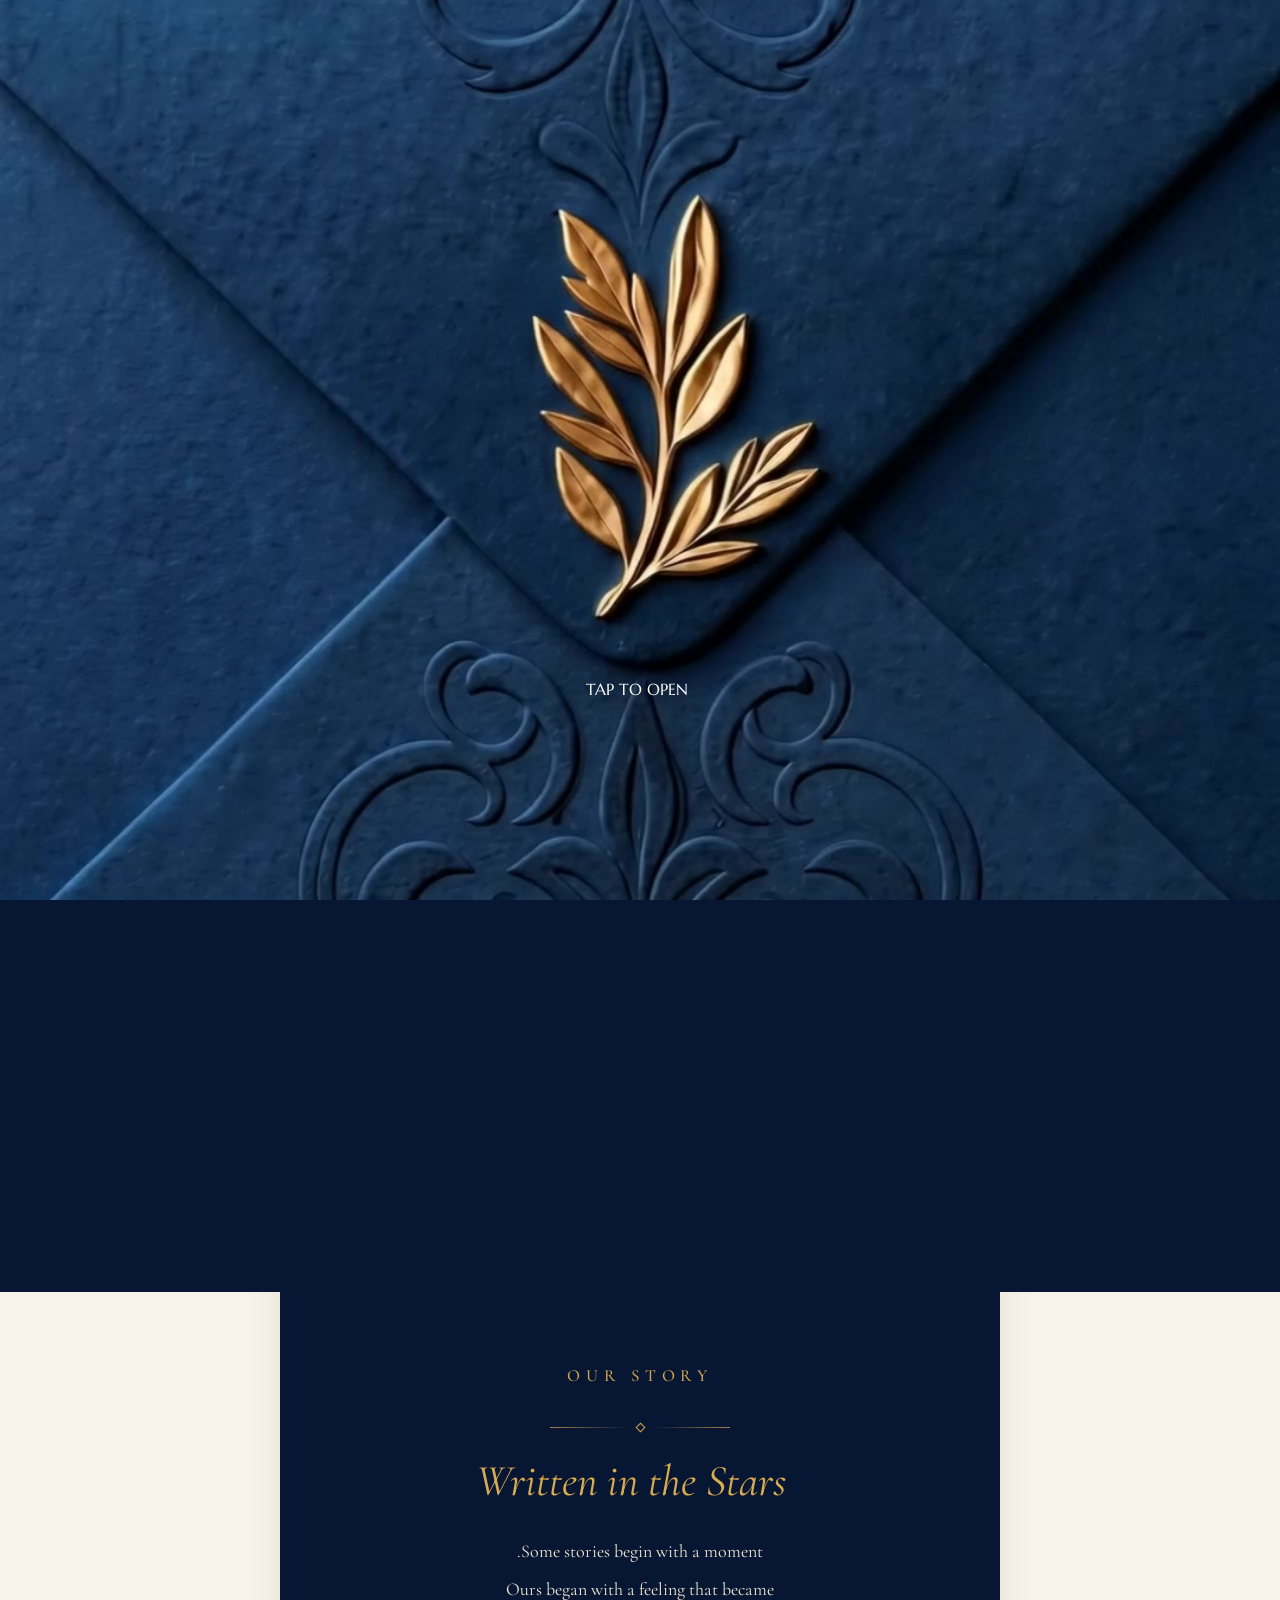
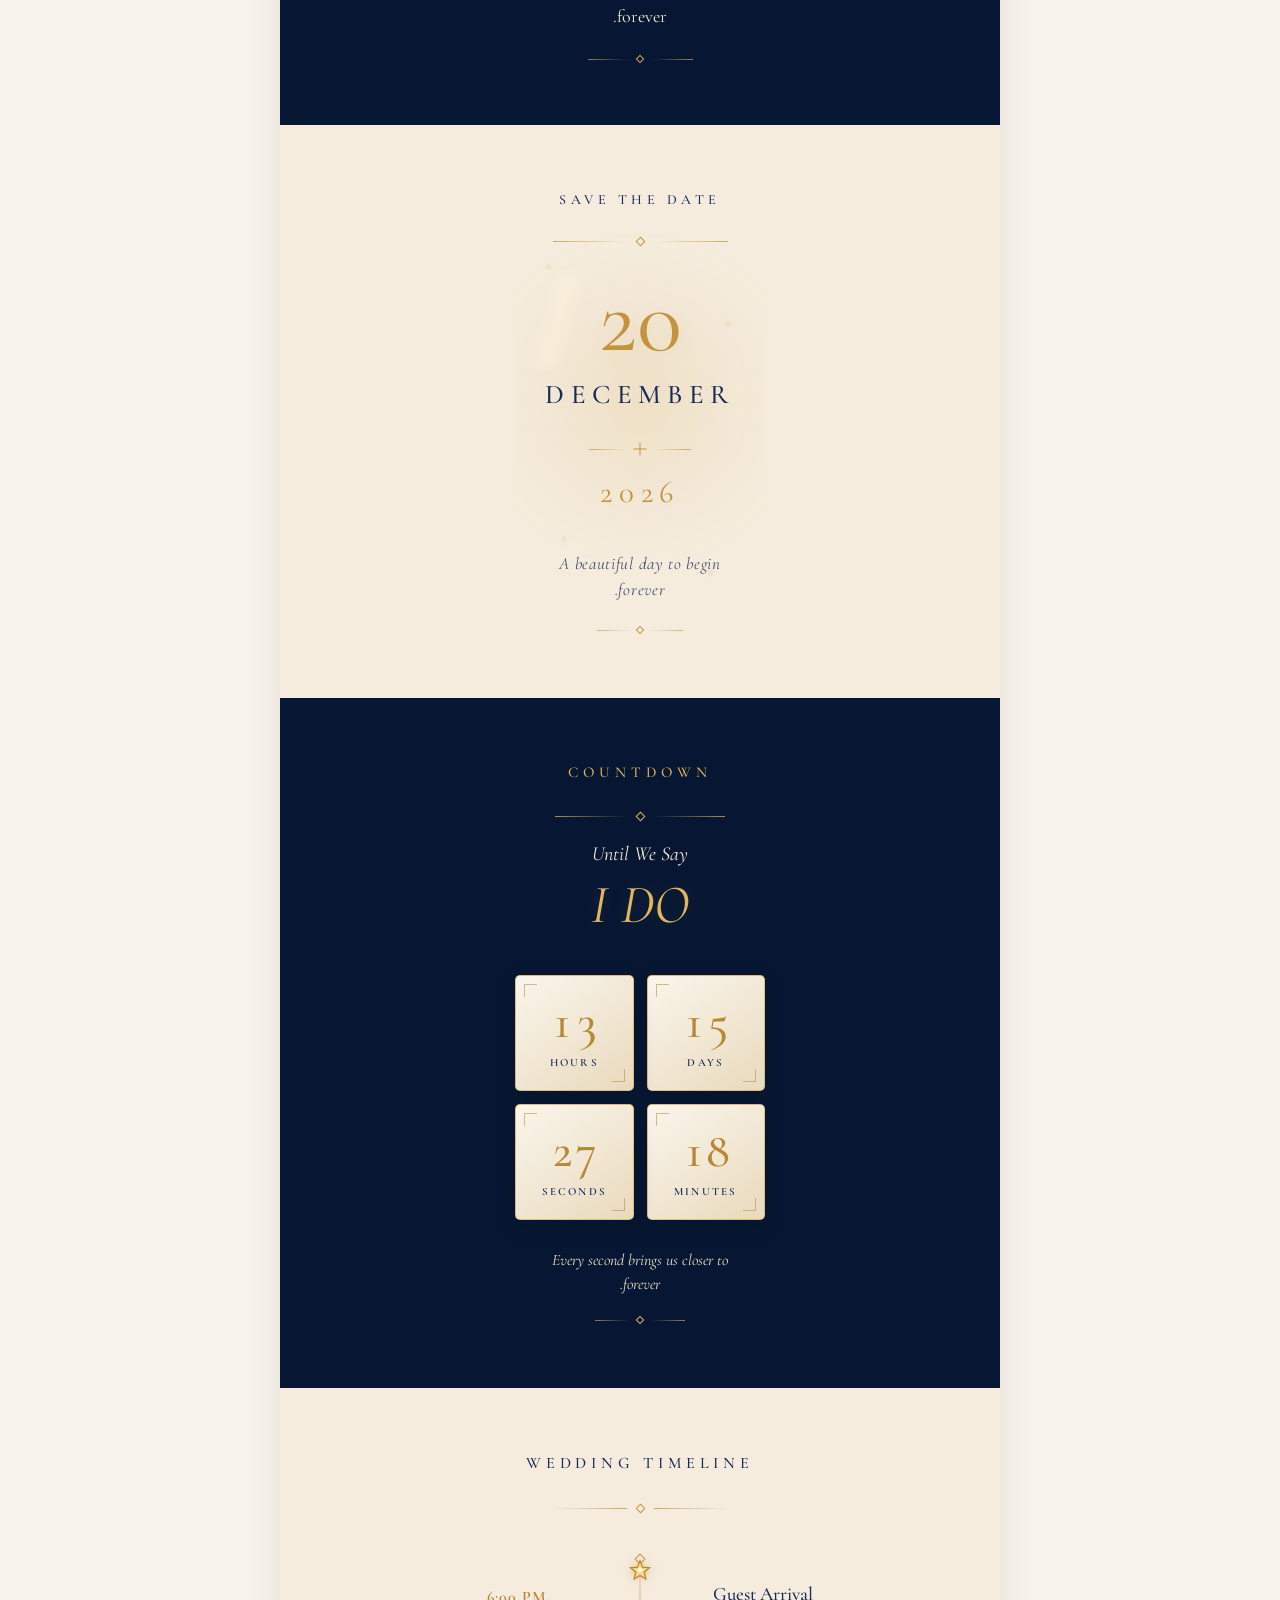
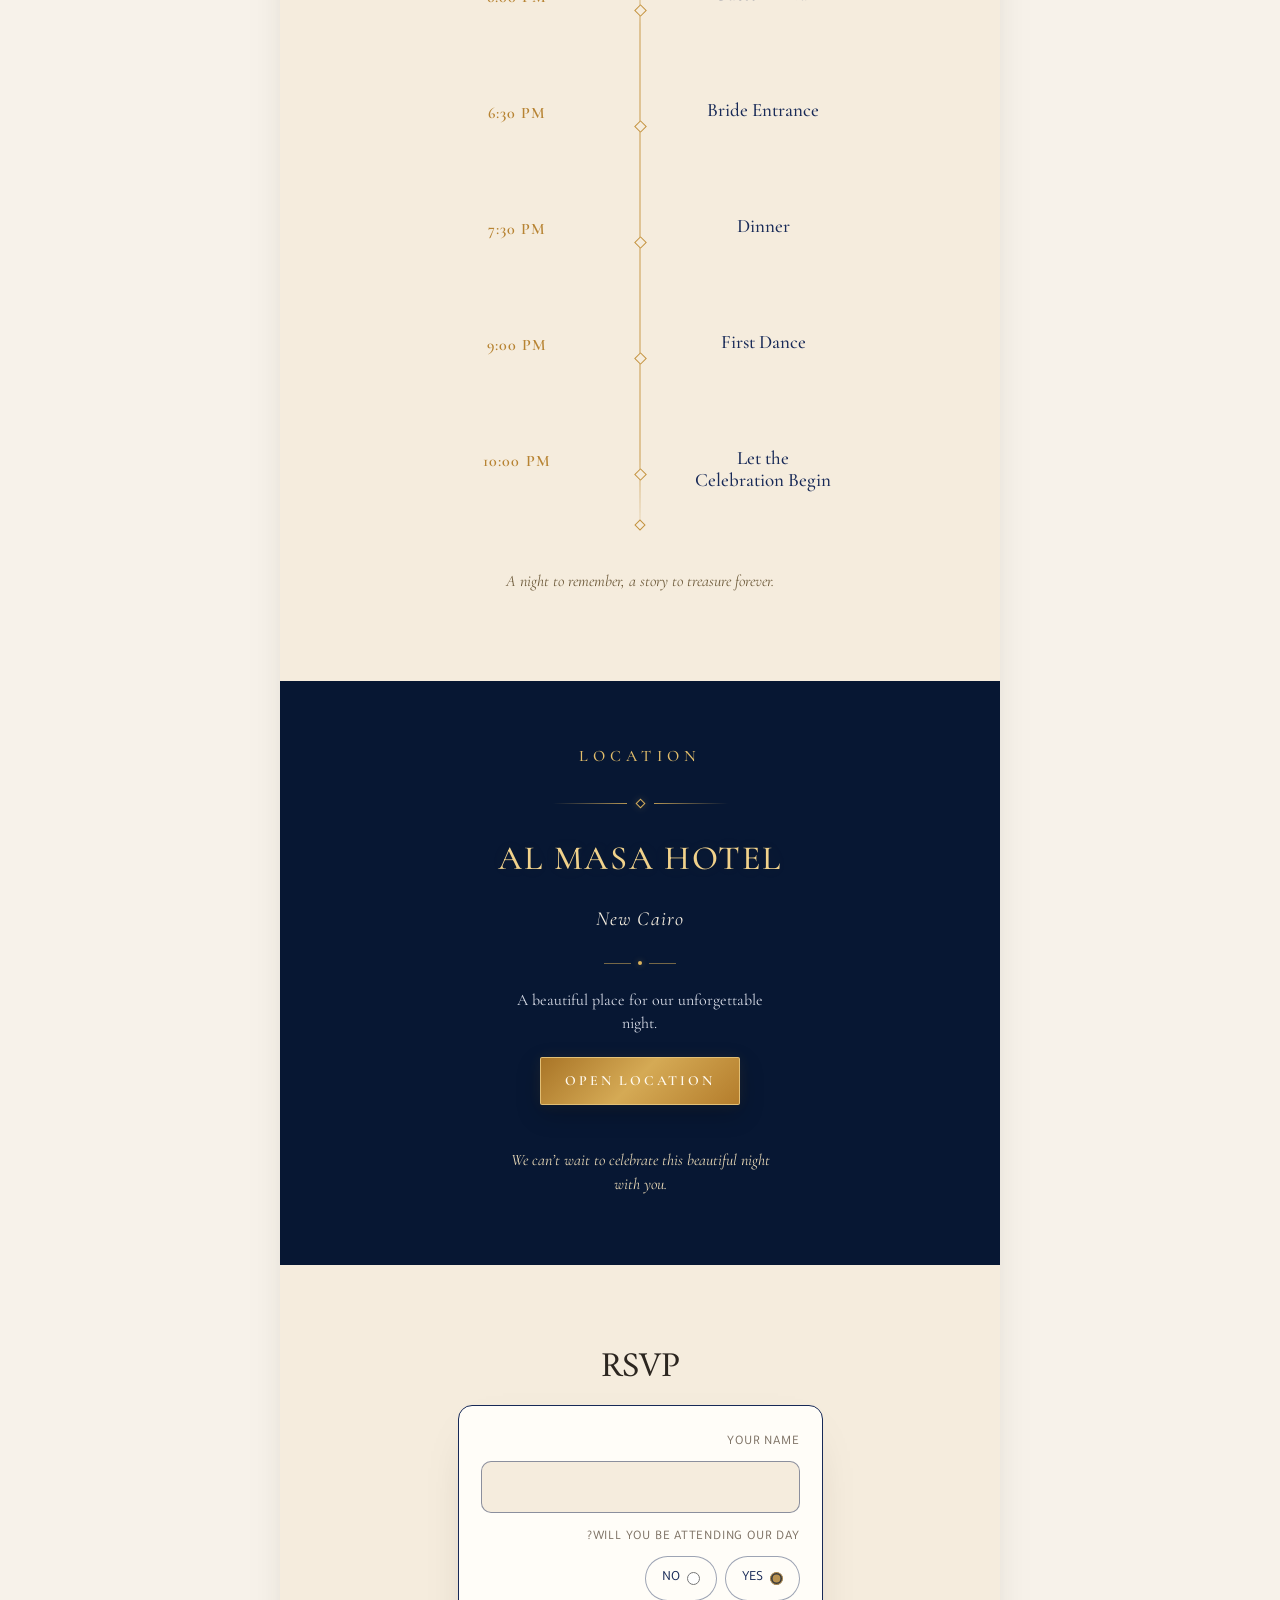
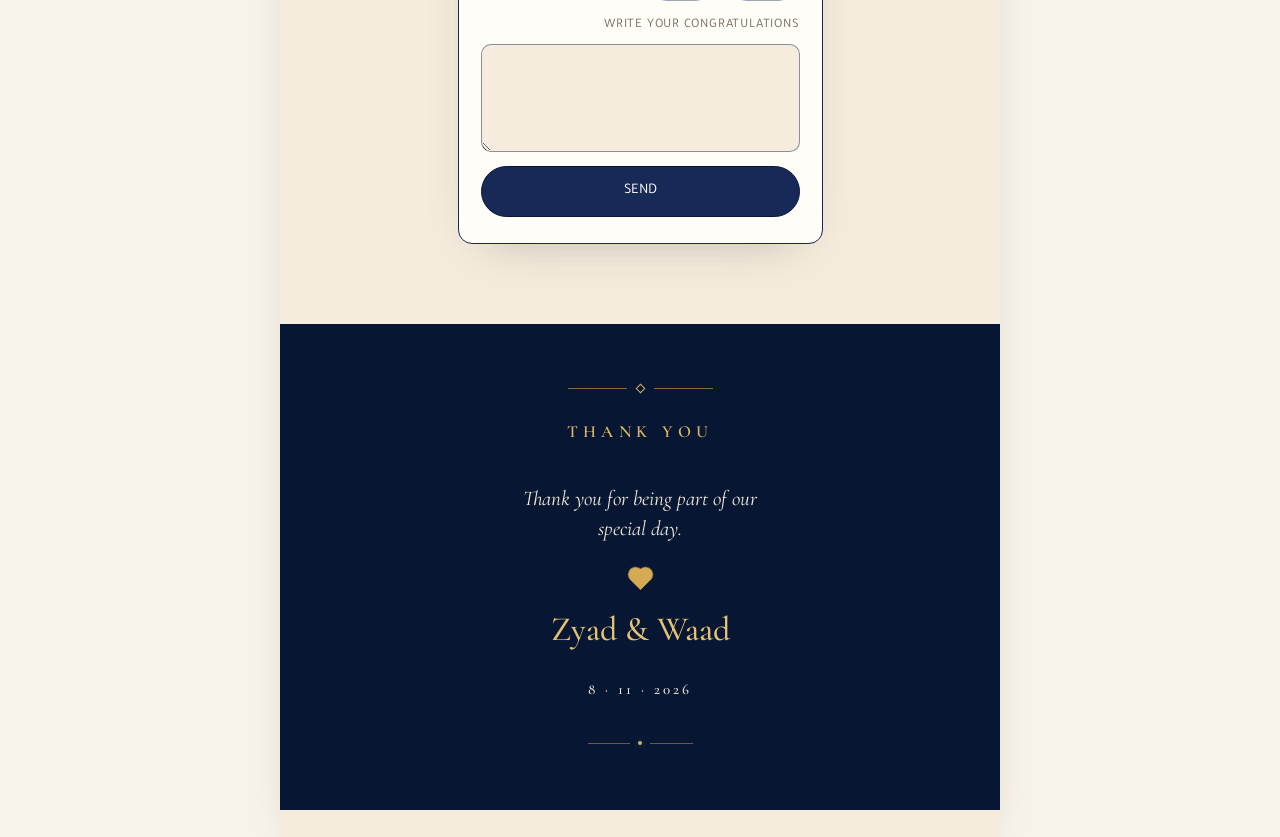
<file: index.html>
<!doctype html>
<html lang="ar" dir="rtl">
<head>
<meta charset="utf-8">
<meta name="viewport" content="width=device-width, initial-scale=1, viewport-fit=cover">
<title>THE EGAGEMENT OF ZYAD &amp; WAAD </title>
<meta name="description" content="WAITING FOR YOU">



<style data-loading-critical>
html, body { margin: 0; min-height: 100%; }
/* التكبير التلقائي للخط في أندرويد ومتصفحات التطبيقات بيزوّد
   أسطر الكلام، والقوالب المستوردة مواضعها ثابتة بالبكسل — فالسطر
   الزيادة بيركب على العنصر اللي تحته. الآيفون مابيعملش كده. */
html { -webkit-text-size-adjust: 100%; text-size-adjust: 100%; }
/* تثبيت مركز شاشة الدعوة قبل وبعد تشغيل runtime القالب المستورد. */
.lb-doc > .lb-stage { width: 100% !important; max-width: none !important; margin-inline: 0 !important; }
.lb-doc > .lb-stage > #allrecords,
.lb-doc > .lb-stage > .t-records { width: 100% !important; min-width: 0 !important; max-width: none !important; margin-inline: 0 !important; }
.lb-doc > .lb-stage .t396__artboard { width: 100% !important; min-width: 0 !important; left: 0 !important; margin-inline: 0 !important; }
.lb-doc > .lb-intro { min-height: 100svh !important; height: 100dvh !important; max-height: 100dvh !important; }
/* قاعدة حرجة للخريطة قبل تحميل CSS/runtime القالب: الـwrapper هو المرجع
   الوحيد للمقاس، وكل الطبقات الداخلية تتمدد داخله حتى لا يخرج iframe. */
.lb-stage .tn-elem[data-elem-type="html"]:has(iframe[src*="google.com/maps"]) .tn-atom,
.lb-stage .tn-elem[data-elem-type="html"]:has(iframe[src*="maps.google"]) .tn-atom,
.lb-stage .tn-elem[data-elem-type="html"]:has(iframe[src*="google.com/maps"]) .tn-atom > [data-move],
.lb-stage .tn-elem[data-elem-type="html"]:has(iframe[src*="maps.google"]) .tn-atom > [data-move] { width: 100% !important; height: 100% !important; min-width: 0 !important; min-height: 0 !important; box-sizing: border-box !important; }
.lb-stage .tn-elem[data-elem-type="html"]:has(iframe[src*="google.com/maps"]) iframe,
.lb-stage .tn-elem[data-elem-type="html"]:has(iframe[src*="maps.google"]) iframe { display: block !important; width: 100% !important; height: 100% !important; max-width: 100% !important; max-height: 100% !important; box-sizing: border-box !important; }
</style>
<link rel="preconnect" href="https://fonts.googleapis.com">

<link rel="preconnect" href="https://fonts.gstatic.com" crossorigin>
<link href="https://fonts.googleapis.com/css2?family=Amiri:wght@400;700&family=Aref+Ruqaa:wght@400;700&family=Cairo:wght@300;400;600;700&family=Cormorant+Garamond:wght@300;400;500;600&family=Gelasio:ital,wght@0,400;0,500;0,600;0,700;1,400&family=Great+Vibes&family=Marcellus&family=Montserrat:wght@300;400;500;600&family=Playfair+Display:wght@400;500;600&family=Reem+Kufi:wght@400;600&family=Tajawal:wght@300;400;500;700&display=swap" rel="stylesheet">
<link rel="stylesheet" href="style.css">


<style data-font-faces>@font-face{font-family:"DUST";src:url("/media/fonts/Daustley.otf") format('opentype');font-weight:400;font-style:normal;font-display:swap;}@font-face{font-family:"SAINT";src:url("/media/fonts/2026/10/SaintGrasello-Regular.otf") format('opentype');font-weight:400;font-style:normal;font-display:swap;}@font-face{font-family:"cinzel";src:url("/media/fonts/CinzelDecorative-Regular.otf") format('opentype');font-weight:400;font-style:normal;font-display:swap;}@font-face{font-family:"gg";src:url("/media/fonts/GreatVibes-Regular.ttf") format('truetype');font-weight:400;font-style:normal;font-display:swap;}@font-face{font-family:"DIWANY";src:url("/media/fonts/Diwani_Letter.ttf") format('truetype');font-weight:400;font-style:normal;font-display:swap;}@font-face{font-family:"AREF";src:url("/media/fonts/DTHULUTH-II-1.ttf") format('truetype');font-weight:400;font-style:normal;font-display:swap;}</style>
<link rel="preload" href="/media/fonts/Daustley.otf" as="font" crossorigin><link rel="preload" href="/media/fonts/SaintGrasello-Regular.otf" as="font" crossorigin><link rel="preload" href="/media/fonts/CinzelDecorative-Regular.otf" as="font" crossorigin><link rel="preload" href="/media/fonts/GreatVibes-Regular.ttf" as="font" crossorigin><link rel="preload" href="/media/fonts/Diwani_Letter.ttf" as="font" crossorigin><link rel="preload" href="/media/fonts/DTHULUTH-II-1.ttf" as="font" crossorigin>




<style data-lb-layout-css>#video-1uif1c [data-move="video"]{--dx:0cqw;--dy:-13.52cqw}#video-1uif1c [data-move="ce-1"]{--dx:-82.22px;--dy:-797.68px}#video-1uif1c [data-move="ce-3"]{--dx:112px;--dy:-927.68px}#rsvp-wcwi0a [data-move="ce-1"]{--dx:-4px;--dy:8px}.lb-intro [data-move="ce-6"]{--dx:0.0px;--dy:-7.0px}</style>
<!--  -->



<style data-zero-block-css>@media (max-width:480px){#video-1uif1c,#video-1uif1c > .lb-inner,#video-1uif1c > .lb-inner > .lb-custom,#video-1uif1c .lb-custom .t396__artboard,#video-1uif1c .lb-custom .t396__filter,#video-1uif1c .lb-custom .t396__carrier{height:calc(100cqw*1.7949)!important;min-height:calc(100cqw*1.7949)!important;height:round(100cqw*1.7949,1px)!important;min-height:round(100cqw*1.7949,1px)!important}#video-1uif1c,#video-1uif1c > .lb-inner,#video-1uif1c > .lb-inner > .lb-custom,#video-1uif1c .lb-custom .t396__artboard{overflow:visible!important}}@media (min-width:481px) and (max-width:960px){#video-1uif1c,#video-1uif1c > .lb-inner,#video-1uif1c > .lb-inner > .lb-custom,#video-1uif1c .lb-custom .t396__artboard,#video-1uif1c .lb-custom .t396__filter,#video-1uif1c .lb-custom .t396__carrier{height:calc(100cqw*1.7949)!important;min-height:calc(100cqw*1.7949)!important;height:round(100cqw*1.7949,1px)!important;min-height:round(100cqw*1.7949,1px)!important}#video-1uif1c,#video-1uif1c > .lb-inner,#video-1uif1c > .lb-inner > .lb-custom,#video-1uif1c .lb-custom .t396__artboard{overflow:visible!important}}@media (min-width:961px){#video-1uif1c,#video-1uif1c > .lb-inner,#video-1uif1c > .lb-inner > .lb-custom,#video-1uif1c .lb-custom .t396__artboard,#video-1uif1c .lb-custom .t396__filter,#video-1uif1c .lb-custom .t396__carrier{height:calc(100cqw*1.7949)!important;min-height:calc(100cqw*1.7949)!important;height:round(100cqw*1.7949,1px)!important;min-height:round(100cqw*1.7949,1px)!important}#video-1uif1c,#video-1uif1c > .lb-inner,#video-1uif1c > .lb-inner > .lb-custom,#video-1uif1c .lb-custom .t396__artboard{overflow:visible!important}}</style>


<!-- Meta Pixel Code -->
<script>
!function(f,b,e,v,n,t,s)
{if(f.fbq)return;n=f.fbq=function(){n.callMethod?
n.callMethod.apply(n,arguments):n.queue.push(arguments)};
if(!f._fbq)f._fbq=n;n.push=n;n.loaded=!0;n.version='2.0';
n.queue=[];t=b.createElement(e);t.async=!0;
t.src=v;s=b.getElementsByTagName(e)[0];
s.parentNode.insertBefore(t,s)}(window, document,'script',
'https://connect.facebook.net/en_US/fbevents.js');
fbq('init', '1510217587797836');
fbq('track', 'PageView');
</script>

<noscript><img height="1" width="1" style="display:none"
src="https://www.facebook.com/tr?id=1510217587797836&ev=PageView&noscript=1"
/></noscript>
<!-- End Meta Pixel Code -->

</head>
<body class="lb-doc" style="--bg:#f7f2ea;--surface:#ffffff;--text:#2c2620;--muted:#7b6f62;--accent:#b8914f;--accent-soft:#e8d9be;--accent-10:rgba(184,145,79,0.1);--accent-20:rgba(184,145,79,0.2);--accent-40:rgba(184,145,79,0.4);--border:#e3d9c9;--font-heading:&#x27;Amiri&#x27;, serif;--font-body:&#x27;Tajawal&#x27;, sans-serif;--font-scale:1;--letter-spacing:0px;--radius:14px;--max-width:720px;--section-gap:0px;--shadow:0 18px 48px -28px rgba(44,38,32,0.35);--pattern-opacity:12%;-hero-overlay:0.35;--doc-bg:none;--doc-bg-veil:none;--doc-bg-attach:scroll;--doc-bg-fixed-img:none;--doc-bg-scroll-img:none, none" data-invite-root data-ready="1">

<div data-invite-language-content>



<div class="lb-intro lb-intro--video"
     
     
     style="--intro-bg:none">

  
  
  

  <video class="lb-intro-video" data-intro-video data-intro-manual
         data-intro-audio="silent"
         src="./media/goldleaf-royalblue-open.mp4"
         poster="./media/goldleaf-royalblue-open-poster.jpg"
         muted
         playsinline preload="auto"></video>
      
    
  <button type="button" data-intro-play data-intro-item="play"
          class="lb-intro-play lb-intro-play--plain"
          aria-label="TAP TO OPEN"
          style="--intro-item-x:-0.25vw;--intro-item-y:26.56vh;--intro-item-font:'Marcellus', serif">TAP TO OPEN</button>
  

  

  

  <div class="lb-intro-inner">
    
    
  </div>
</div>



<div class="lb-stage">

  <section id="video-1uif1c" class="lb lb--video lb--w-screen lb-anim lb-anim--fade" style="--block-bg:#071733;--block-overlay:0;--block-pt:clamp(48.0px, 11.111cqw, 80.0px);--block-pb:clamp(48.0px, 11.111cqw, 80.0px);--block-radius:0px;--block-align:center;--block-flex:center" data-block="video-1uif1c" data-block-type="video">


<div class="lb-inner">
  
  
  <div data-move="video" class="lb-video-wrap lb-video-wrap--auto">
    <div class="lb-video lb-video--auto" data-video="./media/hero-video.mp4" data-autoplay="1" data-loop="1" data-no-controls="1"></div>
    <div class="lb-video-text" data-section-text data-video-text data-section-text-index="0" style="--video-text-x:-29.29%;--video-text-y:-21.99%;--video-text-color:#c39532;--video-text-font:'Great Vibes', cursive;--section-text-size:clamp(57.2px, 14.474cqw, 110.0px)">Zyad</div>
<div class="lb-video-text" data-section-text data-video-text data-section-text-index="1" style="--video-text-x:27.69%;--video-text-y:-21.73%;--video-text-color:#c39532;--video-text-font:'Great Vibes', cursive;--section-text-size:clamp(57.2px, 14.474cqw, 110.0px)">Waad</div>
<div class="lb-video-text" data-section-text data-video-text data-section-text-index="2" style="--video-text-x:-1.59%;--video-text-y:-24.65%;--video-text-color:#c39532;--video-text-font:'DIWANY', sans-serif;--section-text-size:clamp(57.2px, 14.474cqw, 110.0px)">&amp;</div>
<div class="lb-video-text" data-section-text data-video-text data-section-text-index="3" style="--video-text-x:-0.45%;--video-text-y:-36.78%;--video-text-color:#c39532;--video-text-font:'gg', sans-serif;--section-text-w:70.2%;--section-text-size:clamp(44.2px, 11.184cqw, 85.0px)">The Engagment of</div>
<div class="lb-video-text" data-section-text data-video-text data-section-text-index="4" style="--video-text-x:-1.09%;--video-text-y:-11.54%;--video-text-color:#c39532;--video-text-font:'gg', sans-serif;--section-text-size:clamp(28.6px, 7.237cqw, 55.0px)">8.11.2026</div>

  </div>
  
</div>


</section>
<section id="text-mztyzk" class="lb lb--text lb--w-normal lb-anim lb-anim--fade" style="--block-bg:#071733;--block-overlay:0;--block-pt:clamp(6.0px, 1.389cqw, 10.0px);--block-pb:0px;--block-radius:0px;--block-align:center;--block-flex:center" data-block="text-mztyzk" data-block-type="text">

<div class="lb-inner">
  
  
  <div class="lb-body" data-slot="body" data-move="body" data-ts="body" style="font-size:clamp(8.8px, 2.361cqw, 17.0px);line-height:1.9">
</div>
</div>


<style>#text-mztyzk .SM-story-fixed{position:relative;width:100%;max-width:100%;box-sizing:border-box;overflow:visible;padding:55px 0 60px}#text-mztyzk .SM-story-fixed *{box-sizing:border-box}#text-mztyzk .SM-story-fixed-inner{position:relative;width:100%;display:flex;flex-direction:column;justify-content:flex-start;padding:0;overflow:visible}#text-mztyzk .SM-story-fixed-move{position:relative;width:100%;max-width:100%;min-height:46px;overflow:visible;pointer-events:auto}#text-mztyzk .SM-story-fixed-anim{position:relative;width:100%;display:flex;justify-content:center;align-items:center;overflow:visible}#text-mztyzk .SM-story-fixed-title-group{min-height:52px}#text-mztyzk .SM-story-fixed-title-anim{animation:SMStoryFixedUp
    1s
    ease
    .1s
    both}#text-mztyzk .SM-story-fixed-title{display:inline-block;padding:5px 18px;font-family:"Cormorant Garamond",
    Georgia,
    serif;font-size:17px;line-height:1.3;font-weight:500;letter-spacing:.34em;color:#D6A84D;text-align:center;white-space:nowrap}#text-mztyzk .SM-story-fixed-ornament{width:100%;display:flex;justify-content:center;margin:12px 0 21px;pointer-events:none}#text-mztyzk .SM-story-fixed-ornament-inner{width:180px;display:flex;align-items:center;gap:10px}#text-mztyzk .SM-story-fixed-line{flex:1;height:1px;background:linear-gradient(
      90deg,
      transparent,
      rgba(214,168,77,.75)
    )}#text-mztyzk .SM-story-fixed-line.right{background:linear-gradient(
      90deg,
      rgba(214,168,77,.75),
      transparent
    )}#text-mztyzk .SM-story-fixed-diamond{width:7px;height:7px;border:1px solid #D6A84D;transform:rotate(45deg)}#text-mztyzk .SM-story-fixed-script-group{min-height:82px}#text-mztyzk .SM-story-fixed-script-anim{animation:SMStoryFixedScript
    1.2s
    ease
    .35s
    both}#text-mztyzk .SM-story-fixed-script{display:inline-block;padding:6px 20px 10px;max-width:94%;font-family:"Cormorant Garamond",
    Georgia,
    serif;font-size:44px;line-height:1.08;font-style:italic;font-weight:400;text-align:center;color:#D9AB50;white-space:nowrap;overflow:visible}#text-mztyzk .SM-story-fixed-body-group{min-height:38px}#text-mztyzk .SM-story-fixed-body1-anim{animation:SMStoryFixedUp
    1s
    ease
    .7s
    both}#text-mztyzk .SM-story-fixed-body2-anim{animation:SMStoryFixedUp
    1s
    ease
    .9s
    both}#text-mztyzk .SM-story-fixed-body{display:inline-block;max-width:90%;padding:4px 14px;font-family:"Cormorant Garamond",
    Georgia,
    serif;font-size:18px;line-height:1.5;font-weight:400;text-align:center;color:#F2E8D3}#text-mztyzk .SM-story-fixed-bottom{width:100%;display:flex;justify-content:center;margin-top:22px;pointer-events:none}#text-mztyzk .SM-story-fixed-bottom-inner{width:105px;display:flex;align-items:center;gap:9px}#text-mztyzk .SM-story-fixed-bottom-line{flex:1;height:1px;background:linear-gradient(
      90deg,
      transparent,
      rgba(214,168,77,.7)
    )}#text-mztyzk .SM-story-fixed-bottom-line.right{background:linear-gradient(
      90deg,
      rgba(214,168,77,.7),
      transparent
    )}#text-mztyzk .SM-story-fixed-bottom-diamond{width:6px;height:6px;border:1px solid #D6A84D;transform:rotate(45deg)}@keyframes SMStoryFixedUp{from{opacity:0;transform:translateY(10px)}to{opacity:1;transform:translateY(0)}}@keyframes SMStoryFixedScript{from{opacity:0;transform:translateY(12px)
      scale(.97)}to{opacity:1;transform:translateY(0)
      scale(1)}}@media(max-width:390px){#text-mztyzk .SM-story-fixed{padding:50px 0 55px}#text-mztyzk .SM-story-fixed-script{font-size:38px}#text-mztyzk .SM-story-fixed-body{font-size:17px}}@media(max-width:340px){#text-mztyzk .SM-story-fixed-script{font-size:34px}#text-mztyzk .SM-story-fixed-body{font-size:16px}}</style><div class="lb-extra-html" data-move="code">
<div class="SM-story-fixed" id="SM-story-fixed-v1" data-move="ce-1">

  <div class="SM-story-fixed-inner">


    <div class="
        SM-story-fixed-move
        SM-story-fixed-title-group
      ">

      <div class="
          SM-story-fixed-anim
          SM-story-fixed-title-anim
        ">

        <span class="SM-story-fixed-title" data-move="ce-2">
          OUR STORY
        </span>

      </div>

    </div>


    <div class="SM-story-fixed-ornament">

      <div class="SM-story-fixed-ornament-inner">

        <span class="SM-story-fixed-line"></span>

        <span class="SM-story-fixed-diamond"></span>

        <span class="SM-story-fixed-line right"></span>

      </div>

    </div>


    <div class="
        SM-story-fixed-move
        SM-story-fixed-script-group
      ">

      <div class="
          SM-story-fixed-anim
          SM-story-fixed-script-anim
        ">

        <span class="SM-story-fixed-script" data-move="ce-3">
          Written in the Stars
        </span>

      </div>

    </div>


    <div class="
        SM-story-fixed-move
        SM-story-fixed-body-group
      ">

      <div class="
          SM-story-fixed-anim
          SM-story-fixed-body1-anim
        ">

        <span class="SM-story-fixed-body" data-move="ce-4">
          Some stories begin with a moment.
        </span>

      </div>

    </div>


    <div class="
        SM-story-fixed-move
        SM-story-fixed-body-group
      ">

      <div class="
          SM-story-fixed-anim
          SM-story-fixed-body2-anim
        ">

        <span class="SM-story-fixed-body" data-move="ce-5">
          Ours began with a feeling that became forever.
        </span>

      </div>

    </div>


    <div class="SM-story-fixed-bottom">

      <div class="SM-story-fixed-bottom-inner">

        <span class="SM-story-fixed-bottom-line"></span>

        <span class="SM-story-fixed-bottom-diamond"></span>

        <span class="SM-story-fixed-bottom-line right"></span>

      </div>

    </div>


  </div>

</div>
</div><script data-lb-section-script="1">(function(){var s=document.currentScript;var root=s&&s.closest?s.closest('[data-block],.lb-intro'):null;try{(function(){

  if(
    typeof root === "undefined" ||
    !root
  ){
    return;
  }

  var section =
    root.querySelector("#SM-story-fixed-v1");

  if(!section){
    return;
  }

  root.style.height = "auto";
  root.style.minHeight = "0";

  section.style.height = "auto";
  section.style.minHeight = "0";

})();}catch(e){console.error('[SM] كود القسم وقع:',e);}})();</script>
</section>
<section id="text-1b5nqm" class="lb lb--text lb--w-normal lb-anim lb-anim--fade" style="--block-bg:#f5ecdd;--block-overlay:0;--block-pt:0px;--block-pb:0px;--block-radius:0px;--block-align:center;--block-flex:center" data-block="text-1b5nqm" data-block-type="text">

<div class="lb-inner">
  
  
  
</div>


<style>#text-1b5nqm .SM-date-palace-v2{position:relative;width:100%;max-width:100%;box-sizing:border-box;overflow:visible;padding:58px 0 62px}#text-1b5nqm .SM-date-palace-v2 *{box-sizing:border-box}#text-1b5nqm .SM-date-palace-v2-inner{position:relative;width:100%;max-width:100%;overflow:visible}#text-1b5nqm .SM-date-palace-v2-effects{position:absolute;inset:0;width:100%;height:100%;overflow:hidden;pointer-events:none;z-index:0}#text-1b5nqm .SM-date-palace-v2-glow{position:absolute;left:50%;top:48%;width:300px;height:300px;transform:translate(-50%,-50%);border-radius:50%;background:radial-gradient(
      circle,
      rgba(212,167,83,.18) 0%,
      rgba(212,167,83,.08) 38%,
      rgba(212,167,83,0) 72%
    );filter:blur(18px);animation:SMDateV2Glow
    5s
    ease-in-out
    infinite}#text-1b5nqm .SM-date-palace-v2-orb{position:absolute;width:6px;height:6px;border-radius:50%;background:rgba(202,155,70,.72);box-shadow:0 0 10px rgba(202,155,70,.45);opacity:.15;animation:SMDateV2Orb
    var(--SM-orb-speed)
    ease-in-out
    var(--SM-orb-delay)
    infinite}#text-1b5nqm .SM-date-palace-v2-sweep{position:absolute;top:-20%;left:-45%;width:24%;height:140%;transform:rotate(13deg);background:linear-gradient(
      90deg,
      transparent 0%,
      rgba(255,255,255,.03) 30%,
      rgba(255,226,170,.18) 50%,
      rgba(255,255,255,.03) 70%,
      transparent 100%
    );filter:blur(8px);animation:SMDateV2Sweep
    6.2s
    linear
    1.5s
    infinite}#text-1b5nqm .SM-date-palace-v2-content{position:relative;z-index:2;width:100%;overflow:visible}#text-1b5nqm .SM-date-palace-v2-move{position:relative;width:100%;max-width:100%;overflow:visible;pointer-events:auto}#text-1b5nqm .SM-date-palace-v2-anim{position:relative;width:100%;display:flex;justify-content:center;align-items:center;overflow:visible}#text-1b5nqm .SM-date-palace-v2-kicker-group{min-height:42px}#text-1b5nqm .SM-date-palace-v2-kicker-anim{animation:SMDateV2FadeUp
    .9s ease .1s both}#text-1b5nqm .SM-date-palace-v2-kicker{display:inline-block;padding:4px 15px;font-family:"Cormorant Garamond",
    Georgia,
    serif;font-size:14px;line-height:1.4;font-weight:500;letter-spacing:.32em;color:#172957;text-align:center;white-space:nowrap}#text-1b5nqm .SM-date-palace-v2-ornament{width:100%;display:flex;justify-content:center;margin:10px 0 28px;pointer-events:none}#text-1b5nqm .SM-date-palace-v2-ornament-inner{width:175px;display:flex;align-items:center;gap:10px}#text-1b5nqm .SM-date-palace-v2-line{flex:1;height:1px;background:linear-gradient(
      90deg,
      transparent,
      rgba(190,145,64,.75)
    )}#text-1b5nqm .SM-date-palace-v2-line.right{background:linear-gradient(
      90deg,
      rgba(190,145,64,.75),
      transparent
    )}#text-1b5nqm .SM-date-palace-v2-diamond{width:7px;height:7px;border:1px solid #C49543;transform:rotate(45deg)}#text-1b5nqm .SM-date-palace-v2-day-group{min-height:100px}#text-1b5nqm .SM-date-palace-v2-day-anim{position:relative;animation:SMDateV2DayIn
    1.1s
    cubic-bezier(.22,.75,.22,1)
    .3s
    both}#text-1b5nqm .SM-date-palace-v2-day{position:relative;display:inline-block;padding:0 22px;font-family:"Cormorant Garamond",
    Georgia,
    serif;font-size:94px;line-height:1;font-weight:400;color:#C4933F;text-align:center;white-space:nowrap;text-shadow:0 5px 20px rgba(170,125,47,.10)}#text-1b5nqm .SM-date-palace-v2-day-shimmer{position:absolute;top:0;left:-30%;width:30%;height:100%;transform:skewX(-15deg);background:linear-gradient(
      90deg,
      transparent,
      rgba(255,245,220,.50),
      transparent
    );filter:blur(4px);pointer-events:none;animation:SMDateV2DaySweep
    4.8s
    ease-in-out
    1.8s
    infinite}#text-1b5nqm .SM-date-palace-v2-month-group{min-height:52px;margin-top:2px}#text-1b5nqm .SM-date-palace-v2-month-anim{animation:SMDateV2FadeUp
    .95s ease .55s both}#text-1b5nqm .SM-date-palace-v2-month{display:inline-block;padding:4px 18px;font-family:"Cormorant Garamond",
    Georgia,
    serif;font-size:27px;line-height:1.2;font-weight:500;letter-spacing:.24em;color:#172957;text-align:center;white-space:nowrap}#text-1b5nqm .SM-date-palace-v2-center{width:100%;display:flex;justify-content:center;margin:11px 0 10px;pointer-events:none}#text-1b5nqm .SM-date-palace-v2-center-inner{width:112px;height:22px;display:flex;align-items:center;justify-content:center}#text-1b5nqm .SM-date-palace-v2-center-inner::before, #text-1b5nqm .SM-date-palace-v2-center-inner::after{content:"";width:38px;height:1px;background:linear-gradient(
      90deg,
      transparent,
      rgba(196,147,63,.72)
    )}#text-1b5nqm .SM-date-palace-v2-center-inner::after{background:linear-gradient(
      90deg,
      rgba(196,147,63,.72),
      transparent
    )}#text-1b5nqm .SM-date-palace-v2-center-star{position:relative;width:26px;height:22px}#text-1b5nqm .SM-date-palace-v2-center-star::before, #text-1b5nqm .SM-date-palace-v2-center-star::after{content:"";position:absolute;left:50%;top:50%;background:#C4933F;transform:translate(-50%,-50%)}#text-1b5nqm .SM-date-palace-v2-center-star::before{width:1px;height:13px}#text-1b5nqm .SM-date-palace-v2-center-star::after{width:13px;height:1px}#text-1b5nqm .SM-date-palace-v2-year-group{min-height:55px}#text-1b5nqm .SM-date-palace-v2-year-anim{animation:SMDateV2FadeUp
    .95s ease .75s both}#text-1b5nqm .SM-date-palace-v2-year{display:inline-block;padding:4px 18px;font-family:"Cormorant Garamond",
    Georgia,
    serif;font-size:31px;line-height:1.2;font-weight:400;letter-spacing:.22em;color:#C4933F;text-align:center;white-space:nowrap}#text-1b5nqm .SM-date-palace-v2-message-group{min-height:48px;margin-top:22px}#text-1b5nqm .SM-date-palace-v2-message-anim{animation:SMDateV2FadeUp
    1s ease 1s both}#text-1b5nqm .SM-date-palace-v2-message{display:inline-block;max-width:88%;padding:4px 15px;font-family:"Cormorant Garamond",
    Georgia,
    serif;font-size:17px;line-height:1.5;font-weight:400;font-style:italic;letter-spacing:.04em;color:#43506D;text-align:center}#text-1b5nqm .SM-date-palace-v2-bottom{width:100%;display:flex;justify-content:center;margin-top:21px;pointer-events:none}#text-1b5nqm .SM-date-palace-v2-bottom-inner{width:86px;display:flex;align-items:center;gap:8px}#text-1b5nqm .SM-date-palace-v2-bottom-line{flex:1;height:1px;background:linear-gradient(
      90deg,
      transparent,
      rgba(196,147,63,.65)
    )}#text-1b5nqm .SM-date-palace-v2-bottom-line.right{background:linear-gradient(
      90deg,
      rgba(196,147,63,.65),
      transparent
    )}#text-1b5nqm .SM-date-palace-v2-bottom-diamond{width:6px;height:6px;border:1px solid #C4933F;transform:rotate(45deg)}@keyframes SMDateV2FadeUp{from{opacity:0;transform:translateY(10px)}to{opacity:1;transform:translateY(0)}}@keyframes SMDateV2DayIn{from{opacity:0;transform:translateY(14px)
      scale(.96)}to{opacity:1;transform:translateY(0)
      scale(1)}}@keyframes SMDateV2Glow{0%,100%{opacity:.34;transform:translate(-50%,-50%)
      scale(.94)}50%{opacity:.78;transform:translate(-50%,-50%)
      scale(1.06)}}@keyframes SMDateV2Orb{0%,100%{opacity:.08;transform:translateY(0) scale(.7)}50%{opacity:.55;transform:translateY(-8px) scale(1)}}@keyframes SMDateV2Sweep{0%{left:-45%;opacity:0}12%{opacity:.55}78%{opacity:.35}88%{left:125%;opacity:0}100%{left:125%;opacity:0}}@keyframes SMDateV2DaySweep{0%,55%{left:-35%;opacity:0}65%{opacity:.7}85%{left:115%;opacity:.5}100%{left:115%;opacity:0}}@media(max-width:390px){#text-1b5nqm .SM-date-palace-v2{padding:52px 0 56px}#text-1b5nqm .SM-date-palace-v2-day{font-size:86px}#text-1b5nqm .SM-date-palace-v2-month{font-size:24px}#text-1b5nqm .SM-date-palace-v2-year{font-size:29px}}@media(max-width:340px){#text-1b5nqm .SM-date-palace-v2-day{font-size:78px}#text-1b5nqm .SM-date-palace-v2-month{font-size:22px}}</style><div class="lb-extra-html" data-move="code">
<div class="SM-date-palace-v2" id="SM-date-palace-v2" data-move="ce-1">

  

  <div class="SM-date-palace-v2-effects">

    <div class="SM-date-palace-v2-glow"></div>

    <div class="SM-date-palace-v2-sweep"></div>

    <span class="SM-date-palace-v2-orb" style="left:12%;top:24%"></span>

    <span class="SM-date-palace-v2-orb" style="right:13%;top:34%"></span>

    <span class="SM-date-palace-v2-orb" style="left:18%;top:72%"></span>

    <span class="SM-date-palace-v2-orb" style="right:20%;top:78%"></span>

  </div>


  

  <div class="SM-date-palace-v2-content">


    

    <div class="
        SM-date-palace-v2-move
        SM-date-palace-v2-kicker-group
      ">

      <div class="
          SM-date-palace-v2-anim
          SM-date-palace-v2-kicker-anim
        ">

        <span class="SM-date-palace-v2-kicker" data-move="ce-2">
          SAVE THE DATE
        </span>

      </div>

    </div>


    <div class="SM-date-palace-v2-ornament">

      <div class="SM-date-palace-v2-ornament-inner">

        <span class="SM-date-palace-v2-line"></span>

        <span class="SM-date-palace-v2-diamond"></span>

        <span class="SM-date-palace-v2-line right"></span>

      </div>

    </div>


    

    <div class="
        SM-date-palace-v2-move
        SM-date-palace-v2-day-group
      ">

      <div class="
          SM-date-palace-v2-anim
          SM-date-palace-v2-day-anim
        ">

        <span class="SM-date-palace-v2-day" data-move="ce-3">
          20
          <span class="SM-date-palace-v2-day-shimmer"></span>
        </span>

      </div>

    </div>


    

    <div class="
        SM-date-palace-v2-move
        SM-date-palace-v2-month-group
      ">

      <div class="
          SM-date-palace-v2-anim
          SM-date-palace-v2-month-anim
        ">

        <span class="SM-date-palace-v2-month" data-move="ce-4">
          DECEMBER
        </span>

      </div>

    </div>


    <div class="SM-date-palace-v2-center">

      <div class="SM-date-palace-v2-center-inner">

        <span class="SM-date-palace-v2-center-star"></span>

      </div>

    </div>


    

    <div class="
        SM-date-palace-v2-move
        SM-date-palace-v2-year-group
      ">

      <div class="
          SM-date-palace-v2-anim
          SM-date-palace-v2-year-anim
        ">

        <span class="SM-date-palace-v2-year" data-move="ce-5">
          2026
        </span>

      </div>

    </div>


    

    <div class="
        SM-date-palace-v2-move
        SM-date-palace-v2-message-group
      ">

      <div class="
          SM-date-palace-v2-anim
          SM-date-palace-v2-message-anim
        ">

        <span class="SM-date-palace-v2-message" data-move="ce-6">
          A beautiful day to begin forever.
        </span>

      </div>

    </div>


    <div class="SM-date-palace-v2-bottom">

      <div class="SM-date-palace-v2-bottom-inner">

        <span class="SM-date-palace-v2-bottom-line"></span>

        <span class="SM-date-palace-v2-bottom-diamond"></span>

        <span class="SM-date-palace-v2-bottom-line right"></span>

      </div>

    </div>


  </div>

</div>
</div><script data-lb-section-script="1">(function(){var s=document.currentScript;var root=s&&s.closest?s.closest('[data-block],.lb-intro'):null;try{(function(){

  if(
    typeof root === "undefined" ||
    !root
  ){
    return;
  }

  var section =
    root.querySelector("#SM-date-palace-v2");

  if(!section){
    return;
  }

  root.style.height = "auto";
  root.style.minHeight = "0";

  section.style.height = "auto";
  section.style.minHeight = "0";

})();}catch(e){console.error('[SM] كود القسم وقع:',e);}})();</script>
</section>
<section id="text-sjth7s" class="lb lb--text lb--w-normal lb-anim lb-anim--fade" style="--block-bg:#071733;--block-overlay:0;--block-pt:0px;--block-pb:0px;--block-radius:0px;--block-align:center;--block-flex:center" data-block="text-sjth7s" data-block-type="text">

<div class="lb-inner">
  
  
  
</div>


<style>#text-sjth7s .SM-palace-countdown-v1{position:relative;width:100%;max-width:100%;box-sizing:border-box;padding:58px 18px 62px;overflow:hidden}#text-sjth7s .SM-palace-countdown-v1 *{box-sizing:border-box}#text-sjth7s .SM-palace-countdown-inner{position:relative;z-index:2;width:100%;max-width:430px;margin:0 auto;overflow:visible}#text-sjth7s .SM-palace-countdown-effects{position:absolute;inset:0;overflow:hidden;pointer-events:none;z-index:0}#text-sjth7s .SM-palace-countdown-particle{position:absolute;bottom:-15px;width:4px;height:4px;border-radius:50%;background:#E6C16F;box-shadow:0 0 6px rgba(230,193,111,.8),
    0 0 12px rgba(230,193,111,.35);opacity:0;animation:SMCountdownParticle
    var(--particle-speed)
    ease-in
    var(--particle-delay)
    infinite}#text-sjth7s .SM-palace-countdown-move{position:relative;width:100%;max-width:100%;overflow:visible;pointer-events:auto}#text-sjth7s .SM-palace-countdown-anim{position:relative;width:100%;display:flex;justify-content:center;align-items:center;overflow:visible}#text-sjth7s .SM-palace-countdown-title-group{min-height:44px}#text-sjth7s .SM-palace-countdown-title-anim{animation:SMCountdownFadeUp
    .9s ease .1s both}#text-sjth7s .SM-palace-countdown-title{display:inline-block;padding:4px 15px;font-family:"Cormorant Garamond",
    Georgia,
    serif;font-size:15px;line-height:1.3;font-weight:500;letter-spacing:.34em;color:#E0B55D;text-align:center;white-space:nowrap}#text-sjth7s .SM-palace-countdown-ornament{width:100%;display:flex;justify-content:center;margin:10px 0 18px;pointer-events:none}#text-sjth7s .SM-palace-countdown-ornament-inner{width:170px;display:flex;align-items:center;gap:10px}#text-sjth7s .SM-palace-countdown-line{flex:1;height:1px;background:linear-gradient(
      90deg,
      transparent,
      rgba(224,181,93,.75)
    )}#text-sjth7s .SM-palace-countdown-line.right{background:linear-gradient(
      90deg,
      rgba(224,181,93,.75),
      transparent
    )}#text-sjth7s .SM-palace-countdown-diamond{width:7px;height:7px;border:1px solid #E0B55D;transform:rotate(45deg);animation:SMCountdownDiamond
    2.4s ease-in-out infinite}#text-sjth7s .SM-palace-countdown-until-group{min-height:38px}#text-sjth7s .SM-palace-countdown-until-anim{animation:SMCountdownFadeUp
    .95s ease .3s both}#text-sjth7s .SM-palace-countdown-until{display:inline-block;padding:3px 15px;font-family:"Cormorant Garamond",
    Georgia,
    serif;font-size:20px;line-height:1.3;font-style:italic;color:#F5EBD6;text-align:center}#text-sjth7s .SM-palace-countdown-ido-group{min-height:75px}#text-sjth7s .SM-palace-countdown-ido-anim{animation:SMCountdownTitleIn
    1.1s
    cubic-bezier(.22,.75,.22,1)
    .45s
    both}#text-sjth7s .SM-palace-countdown-ido{display:inline-block;padding:2px 20px 8px;font-family:"Cormorant Garamond",
    Georgia,
    serif;font-size:54px;line-height:1;font-style:italic;font-weight:400;color:#E2B65C;text-align:center;white-space:nowrap;text-shadow:0 0 15px rgba(226,182,92,.15)}#text-sjth7s .SM-palace-countdown-grid{position:relative;display:grid;grid-template-columns:repeat(2,1fr);width:100%;max-width:330px;gap:13px;margin:24px auto 0;overflow:visible}#text-sjth7s .SM-palace-countdown-card-group{position:relative;width:100%;min-height:116px;overflow:visible;pointer-events:auto}#text-sjth7s .SM-palace-countdown-card-anim{position:relative;width:100%;overflow:visible;animation:SMCountdownCardIn
    .9s
    ease
    var(--card-delay)
    both}#text-sjth7s .SM-palace-countdown-card{position:relative;width:100%;min-height:116px;display:flex;flex-direction:column;align-items:center;justify-content:center;padding:14px 8px 12px;border:1px solid rgba(215,174,91,.72);border-radius:5px;background:linear-gradient(
      145deg,
      rgba(255,250,239,.98),
      rgba(240,225,194,.97)
    );box-shadow:0 8px 22px rgba(0,0,0,.14);overflow:visible;animation:SMCountdownCardGlow
    3s
    ease-in-out
    var(--glow-delay)
    infinite}#text-sjth7s .SM-palace-countdown-card::before{content:"";position:absolute;left:8px;top:8px;width:13px;height:13px;border-left:1px solid rgba(185,136,51,.55);border-top:1px solid rgba(185,136,51,.55);pointer-events:none}#text-sjth7s .SM-palace-countdown-card::after{content:"";position:absolute;right:8px;bottom:8px;width:13px;height:13px;border-right:1px solid rgba(185,136,51,.55);border-bottom:1px solid rgba(185,136,51,.55);pointer-events:none}#text-sjth7s .SM-palace-countdown-number{position:relative;display:block;font-family:"Cormorant Garamond",
    Georgia,
    serif;font-size:49px;line-height:.95;font-weight:500;color:#B98836;font-variant-numeric:tabular-nums;text-align:center;transition:opacity .18s ease,
    transform .18s ease}#text-sjth7s .SM-palace-countdown-label{display:block;margin-top:10px;font-family:"Cormorant Garamond",
    Georgia,
    serif;font-size:11px;line-height:1.2;font-weight:600;letter-spacing:.20em;color:#172957;text-align:center}#text-sjth7s .SM-palace-countdown-message-group{min-height:48px;margin-top:24px}#text-sjth7s .SM-palace-countdown-message-anim{animation:SMCountdownFadeUp
    1s ease 1.05s both}#text-sjth7s .SM-palace-countdown-message{display:inline-block;max-width:90%;padding:4px 15px;font-family:"Cormorant Garamond",
    Georgia,
    serif;font-size:16px;line-height:1.5;font-style:italic;color:#EEE1C5;text-align:center}#text-sjth7s .SM-palace-countdown-bottom{width:100%;display:flex;justify-content:center;margin-top:17px;pointer-events:none}#text-sjth7s .SM-palace-countdown-bottom-inner{width:90px;display:flex;align-items:center;gap:8px}#text-sjth7s .SM-palace-countdown-bottom-line{flex:1;height:1px;background:linear-gradient(
      90deg,
      transparent,
      rgba(224,181,93,.65)
    )}#text-sjth7s .SM-palace-countdown-bottom-line.right{background:linear-gradient(
      90deg,
      rgba(224,181,93,.65),
      transparent
    )}#text-sjth7s .SM-palace-countdown-bottom-diamond{width:6px;height:6px;border:1px solid #E0B55D;transform:rotate(45deg);animation:SMCountdownDiamond
    2.4s ease-in-out .5s infinite}@keyframes SMCountdownFadeUp{from{opacity:0;transform:translateY(10px)}to{opacity:1;transform:translateY(0)}}@keyframes SMCountdownTitleIn{from{opacity:0;transform:translateY(12px)
      scale(.97)}to{opacity:1;transform:translateY(0)
      scale(1)}}@keyframes SMCountdownCardIn{from{opacity:0;transform:translateY(14px)}to{opacity:1;transform:translateY(0)}}@keyframes SMCountdownCardGlow{0%,100%{border-color:rgba(215,174,91,.48);box-shadow:0 8px 22px rgba(0,0,0,.14),
      0 0 0 rgba(218,177,91,0)}50%{border-color:rgba(229,193,116,.95);box-shadow:0 8px 22px rgba(0,0,0,.14),
      0 0 13px rgba(218,177,91,.42),
      0 0 25px rgba(218,177,91,.13)}}@keyframes SMCountdownParticle{0%{opacity:0;transform:translateY(0)
      scale(.55)}18%{opacity:.65}72%{opacity:.3}100%{opacity:0;transform:translateY(-440px)
      scale(1)}}@keyframes SMCountdownDiamond{0%,100%{opacity:.4}50%{opacity:1;box-shadow:0 0 9px rgba(224,181,93,.55)}}@media(max-width:390px){#text-sjth7s .SM-palace-countdown-v1{padding:52px 17px 56px}#text-sjth7s .SM-palace-countdown-grid{max-width:315px;gap:12px}#text-sjth7s .SM-palace-countdown-number{font-size:45px}#text-sjth7s .SM-palace-countdown-ido{font-size:50px}}@media(max-width:340px){#text-sjth7s .SM-palace-countdown-grid{max-width:290px}#text-sjth7s .SM-palace-countdown-number{font-size:41px}}</style><div class="lb-extra-html" data-move="code">
<div class="SM-palace-countdown-v1" id="SM-palace-countdown-v1" data-move="ce-1">


  

  <div class="SM-palace-countdown-effects">

    <span class="SM-palace-countdown-particle" style="left:9%"></span>

    <span class="SM-palace-countdown-particle" style="left:23%"></span>

    <span class="SM-palace-countdown-particle" style="left:39%"></span>

    <span class="SM-palace-countdown-particle" style="left:56%"></span>

    <span class="SM-palace-countdown-particle" style="left:72%"></span>

    <span class="SM-palace-countdown-particle" style="left:88%"></span>

  </div>


  <div class="SM-palace-countdown-inner">


    

    <div class="
        SM-palace-countdown-move
        SM-palace-countdown-title-group
      ">

      <div class="
          SM-palace-countdown-anim
          SM-palace-countdown-title-anim
        ">

        <span class="SM-palace-countdown-title" data-move="ce-2">
          COUNTDOWN
        </span>

      </div>

    </div>


    <div class="SM-palace-countdown-ornament">

      <div class="SM-palace-countdown-ornament-inner">

        <span class="SM-palace-countdown-line"></span>

        <span class="SM-palace-countdown-diamond"></span>

        <span class="SM-palace-countdown-line right"></span>

      </div>

    </div>


    

    <div class="
        SM-palace-countdown-move
        SM-palace-countdown-until-group
      ">

      <div class="
          SM-palace-countdown-anim
          SM-palace-countdown-until-anim
        ">

        <span class="SM-palace-countdown-until" data-move="ce-3">
          Until We Say
        </span>

      </div>

    </div>


    

    <div class="
        SM-palace-countdown-move
        SM-palace-countdown-ido-group
      ">

      <div class="
          SM-palace-countdown-anim
          SM-palace-countdown-ido-anim
        ">

        <span class="SM-palace-countdown-ido" data-move="ce-4">
          I DO
        </span>

      </div>

    </div>


    

    <div class="SM-palace-countdown-grid">


      

      <div class="SM-palace-countdown-card-group">

        <div class="SM-palace-countdown-card-anim">

          <div class="SM-palace-countdown-card">

            <span class="SM-palace-countdown-number" data-countdown-value="days" data-move="ce-5">
              00
            </span>

            <span class="SM-palace-countdown-label" data-move="ce-6">
              DAYS
            </span>

          </div>

        </div>

      </div>


      

      <div class="SM-palace-countdown-card-group">

        <div class="SM-palace-countdown-card-anim">

          <div class="SM-palace-countdown-card">

            <span class="SM-palace-countdown-number" data-countdown-value="hours" data-move="ce-7">
              00
            </span>

            <span class="SM-palace-countdown-label" data-move="ce-8">
              HOURS
            </span>

          </div>

        </div>

      </div>


      

      <div class="SM-palace-countdown-card-group">

        <div class="SM-palace-countdown-card-anim">

          <div class="SM-palace-countdown-card">

            <span class="SM-palace-countdown-number" data-countdown-value="minutes" data-move="ce-9">
              00
            </span>

            <span class="SM-palace-countdown-label" data-move="ce-10">
              MINUTES
            </span>

          </div>

        </div>

      </div>


      

      <div class="SM-palace-countdown-card-group">

        <div class="SM-palace-countdown-card-anim">

          <div class="SM-palace-countdown-card">

            <span class="SM-palace-countdown-number" data-countdown-value="seconds" data-move="ce-11">
              00
            </span>

            <span class="SM-palace-countdown-label" data-move="ce-12">
              SECONDS
            </span>

          </div>

        </div>

      </div>


    </div>


    

    <div class="
        SM-palace-countdown-move
        SM-palace-countdown-message-group
      ">

      <div class="
          SM-palace-countdown-anim
          SM-palace-countdown-message-anim
        ">

        <span class="SM-palace-countdown-message" data-move="ce-13">
          Every second brings us closer to forever.
        </span>

      </div>

    </div>


    <div class="SM-palace-countdown-bottom">

      <div class="SM-palace-countdown-bottom-inner">

        <span class="SM-palace-countdown-bottom-line"></span>

        <span class="SM-palace-countdown-bottom-diamond"></span>

        <span class="SM-palace-countdown-bottom-line right"></span>

      </div>

    </div>


  </div>

</div>
</div><script data-lb-section-script="1">(function(){var s=document.currentScript;var root=s&&s.closest?s.closest('[data-block],.lb-intro'):null;try{(function(){

  if(
    typeof root === "undefined" ||
    !root
  ){
    return;
  }

  var section =
    root.querySelector(
      "#SM-palace-countdown-v1"
    );

  if(!section){
    return;
  }


  var targetDate =
    new Date(
      "2026-12-20T18:00:00+02:00"
    ).getTime();


  var daysEl =
    section.querySelector(
      '[data-countdown-value="days"]'
    );

  var hoursEl =
    section.querySelector(
      '[data-countdown-value="hours"]'
    );

  var minutesEl =
    section.querySelector(
      '[data-countdown-value="minutes"]'
    );

  var secondsEl =
    section.querySelector(
      '[data-countdown-value="seconds"]'
    );


  function pad(value){

    return String(value).padStart(2,"0");

  }


  function updateCountdown(){

    var distance =
      Math.max(
        0,
        targetDate - Date.now()
      );


    var days =
      Math.floor(
        distance / 86400000
      );

    var hours =
      Math.floor(
        (distance % 86400000) /
        3600000
      );

    var minutes =
      Math.floor(
        (distance % 3600000) /
        60000
      );

    var seconds =
      Math.floor(
        (distance % 60000) /
        1000
      );


    if(daysEl){
      daysEl.textContent =
        String(days).padStart(2,"0");
    }

    if(hoursEl){
      hoursEl.textContent =
        pad(hours);
    }

    if(minutesEl){
      minutesEl.textContent =
        pad(minutes);
    }

    if(secondsEl){
      secondsEl.textContent =
        pad(seconds);
    }

  }


  /* تنظيف المؤقت القديم عند Re-render */

  if(
    root._SMPalaceCountdownTimer
  ){

    clearInterval(
      root._SMPalaceCountdownTimer
    );

  }


  updateCountdown();


  root._SMPalaceCountdownTimer =
    setInterval(
      updateCountdown,
      1000
    );

})();}catch(e){console.error('[SM] كود القسم وقع:',e);}})();</script>
</section>
<section id="text-tz3is8" class="lb lb--text lb--w-normal lb-anim lb-anim--fade" style="--block-bg:#f5ecdd;--block-overlay:0;--block-pt:0px;--block-pb:0px;--block-radius:0px;--block-align:center;--block-flex:center" data-block="text-tz3is8" data-block-type="text">

<div class="lb-inner">
  
  
  
</div>


<style>#text-tz3is8 .SM-palace-timeline-v1{position:relative;width:100%;max-width:100%;box-sizing:border-box;padding:58px 14px 64px;overflow:visible}#text-tz3is8 .SM-palace-timeline-v1 *{box-sizing:border-box}#text-tz3is8 .SM-palace-timeline-inner{position:relative;width:100%;max-width:430px;margin:0 auto;overflow:visible}#text-tz3is8 .SM-palace-timeline-move{position:relative;width:100%;max-width:100%;overflow:visible;pointer-events:auto}#text-tz3is8 .SM-palace-timeline-anim{position:relative;width:100%;overflow:visible}#text-tz3is8 .SM-palace-timeline-title-group{min-height:48px}#text-tz3is8 .SM-palace-timeline-title-anim{display:flex;justify-content:center;align-items:center;animation:SMTimelineFadeUp .9s ease .1s both}#text-tz3is8 .SM-palace-timeline-title{display:inline-block;padding:4px 16px;font-family:"Cormorant Garamond",Georgia,serif;font-size:16px;line-height:1.3;font-weight:500;letter-spacing:.30em;color:#172957;text-align:center;white-space:nowrap;direction:ltr}#text-tz3is8 .SM-palace-timeline-heading-ornament{width:100%;display:flex;justify-content:center;margin:8px 0 40px;pointer-events:none}#text-tz3is8 .SM-palace-timeline-heading-ornament-inner{width:175px;display:flex;align-items:center;gap:10px}#text-tz3is8 .SM-palace-timeline-heading-line{flex:1;height:1px;background:linear-gradient(90deg,transparent,rgba(190,145,64,.75))}#text-tz3is8 .SM-palace-timeline-heading-line.right{background:linear-gradient(90deg,rgba(190,145,64,.75),transparent)}#text-tz3is8 .SM-palace-timeline-heading-diamond{width:7px;height:7px;border:1px solid #C4933F;transform:rotate(45deg)}#text-tz3is8 .SM-palace-timeline-track{position:relative;width:100%;max-width:390px;margin:0 auto;overflow:visible}#text-tz3is8 .SM-palace-timeline-line{position:absolute;left:50%;top:7px;bottom:7px;width:1px;transform:translateX(-50%);background:linear-gradient(
    180deg,
    rgba(196,147,63,.18),
    rgba(196,147,63,.92) 12%,
    rgba(196,147,63,.92) 88%,
    rgba(196,147,63,.18)
  );pointer-events:none;z-index:0}#text-tz3is8 .SM-palace-timeline-runner{position:absolute;left:50%;top:7px;width:24px;height:24px;margin-left:-12px;pointer-events:none;z-index:5;filter:drop-shadow(0 0 5px rgba(210,165,74,.55))}#text-tz3is8 .SM-palace-timeline-runner svg{display:block;width:100%;height:100%}#text-tz3is8 .SM-palace-timeline-row{position:relative;display:grid;grid-template-columns:1fr 42px 1fr;align-items:center;width:100%;min-height:116px;overflow:visible}#text-tz3is8 .SM-palace-timeline-point{grid-column:2;position:relative;z-index:2;width:9px;height:9px;margin:0 auto;border:1px solid #C4933F;background:#F5ECDD;transform:rotate(45deg);pointer-events:none}#text-tz3is8 .SM-palace-timeline-time-group{grid-column:1;grid-row:1;min-height:54px}#text-tz3is8 .SM-palace-timeline-time-anim{display:flex;align-items:center;justify-content:center;padding-right:30px;animation:SMTimelineFadeUp .8s ease var(--SM-delay) both}#text-tz3is8 .SM-palace-timeline-time{display:inline-block;width:100%;padding:4px 0;font-family:"Cormorant Garamond",Georgia,serif;font-size:16px;line-height:1.25;font-weight:600;letter-spacing:.07em;color:#B78332;white-space:nowrap;text-align:center;direction:ltr;unicode-bidi:isolate}#text-tz3is8 .SM-palace-timeline-event-group{grid-column:3;grid-row:1;min-height:62px}#text-tz3is8 .SM-palace-timeline-event-anim{display:flex;align-items:center;justify-content:center;padding-left:30px;animation:SMTimelineFadeUp .8s ease var(--SM-delay) both}#text-tz3is8 .SM-palace-timeline-event{display:inline-block;width:100%;max-width:150px;padding:4px 0;font-family:"Cormorant Garamond",Georgia,serif;font-size:19px;line-height:1.18;font-weight:500;color:#172957;text-align:center;direction:ltr;unicode-bidi:isolate}#text-tz3is8 .SM-palace-timeline-start, #text-tz3is8 .SM-palace-timeline-end{position:absolute;left:50%;width:8px;height:8px;margin-left:-4px;border:1px solid #C4933F;background:#F5ECDD;transform:rotate(45deg);pointer-events:none;z-index:3}#text-tz3is8 .SM-palace-timeline-start{top:3px}#text-tz3is8 .SM-palace-timeline-end{bottom:3px}#text-tz3is8 .SM-palace-timeline-message-group{min-height:48px;margin-top:34px}#text-tz3is8 .SM-palace-timeline-message-anim{display:flex;justify-content:center;animation:SMTimelineFadeUp 1s ease 1s both}#text-tz3is8 .SM-palace-timeline-message{display:inline-block;max-width:90%;padding:4px 14px;font-family:"Cormorant Garamond",Georgia,serif;font-size:16px;line-height:1.45;font-style:italic;color:#6D5A3A;text-align:center;direction:ltr}@keyframes SMTimelineFadeUp{from{opacity:0;transform:translateY(8px)}to{opacity:1;transform:translateY(0)}}@media(max-width:390px){#text-tz3is8 .SM-palace-timeline-v1{padding:52px 10px 58px}#text-tz3is8 .SM-palace-timeline-track{max-width:370px}#text-tz3is8 .SM-palace-timeline-row{grid-template-columns:1fr 38px 1fr;min-height:108px}#text-tz3is8 .SM-palace-timeline-time-anim{padding-right:24px}#text-tz3is8 .SM-palace-timeline-event-anim{padding-left:24px}#text-tz3is8 .SM-palace-timeline-event{font-size:18px;max-width:135px}#text-tz3is8 .SM-palace-timeline-time{font-size:15px}}@media(max-width:340px){#text-tz3is8 .SM-palace-timeline-row{grid-template-columns:1fr 32px 1fr}#text-tz3is8 .SM-palace-timeline-time-anim{padding-right:18px}#text-tz3is8 .SM-palace-timeline-event-anim{padding-left:18px}#text-tz3is8 .SM-palace-timeline-event{font-size:16px;max-width:112px}#text-tz3is8 .SM-palace-timeline-time{font-size:14px}}</style><div class="lb-extra-html" data-move="code">
<div class="SM-palace-timeline-v1" id="SM-palace-timeline-v1" dir="ltr" data-move="ce-1">

  <div class="SM-palace-timeline-inner">


    <div class="SM-palace-timeline-move SM-palace-timeline-title-group">
      <div class="SM-palace-timeline-anim SM-palace-timeline-title-anim">
        <span class="SM-palace-timeline-title" data-move="ce-2">
          WEDDING TIMELINE
        </span>
      </div>
    </div>


    <div class="SM-palace-timeline-heading-ornament">
      <div class="SM-palace-timeline-heading-ornament-inner">

        <span class="SM-palace-timeline-heading-line"></span>

        <span class="SM-palace-timeline-heading-diamond"></span>

        <span class="SM-palace-timeline-heading-line right"></span>

      </div>
    </div>


    <div class="SM-palace-timeline-track">

      <div class="SM-palace-timeline-line"></div>

      <div class="SM-palace-timeline-start"></div>


      <div class="SM-palace-timeline-runner" id="SM-palace-timeline-runner-v1" aria-hidden="true">
        <svg viewbox="0 0 24 24">

          <path d="M12 1.8
               L14.6 8.2
               L21.5 8.8
               L16.2 13.2
               L17.9 20
               L12 16.4
               L6.1 20
               L7.8 13.2
               L2.5 8.8
               L9.4 8.2
               Z" fill="#F6D98F" stroke="#B78431" stroke-width="1.2"></path>

          <circle cx="12" cy="11.2" r="2.1" fill="#FFF8DF"></circle>

        </svg>
      </div>


      

      <div class="SM-palace-timeline-row">

        <div class="SM-palace-timeline-move SM-palace-timeline-time-group">
          <div class="SM-palace-timeline-anim SM-palace-timeline-time-anim">
            <span class="SM-palace-timeline-time" dir="ltr" data-move="ce-3">6:00 PM</span>
          </div>
        </div>

        <span class="SM-palace-timeline-point"></span>

        <div class="SM-palace-timeline-move SM-palace-timeline-event-group">
          <div class="SM-palace-timeline-anim SM-palace-timeline-event-anim">
            <span class="SM-palace-timeline-event" data-move="ce-4">
              Guest Arrival
            </span>
          </div>
        </div>

      </div>


      

      <div class="SM-palace-timeline-row">

        <div class="SM-palace-timeline-move SM-palace-timeline-time-group">
          <div class="SM-palace-timeline-anim SM-palace-timeline-time-anim">
            <span class="SM-palace-timeline-time" dir="ltr" data-move="ce-5">6:30 PM</span>
          </div>
        </div>

        <span class="SM-palace-timeline-point"></span>

        <div class="SM-palace-timeline-move SM-palace-timeline-event-group">
          <div class="SM-palace-timeline-anim SM-palace-timeline-event-anim">
            <span class="SM-palace-timeline-event" data-move="ce-6">
              Bride Entrance
            </span>
          </div>
        </div>

      </div>


      

      <div class="SM-palace-timeline-row">

        <div class="SM-palace-timeline-move SM-palace-timeline-time-group">
          <div class="SM-palace-timeline-anim SM-palace-timeline-time-anim">
            <span class="SM-palace-timeline-time" dir="ltr" data-move="ce-7">7:30 PM</span>
          </div>
        </div>

        <span class="SM-palace-timeline-point"></span>

        <div class="SM-palace-timeline-move SM-palace-timeline-event-group">
          <div class="SM-palace-timeline-anim SM-palace-timeline-event-anim">
            <span class="SM-palace-timeline-event" data-move="ce-8">
              Dinner
            </span>
          </div>
        </div>

      </div>


      

      <div class="SM-palace-timeline-row">

        <div class="SM-palace-timeline-move SM-palace-timeline-time-group">
          <div class="SM-palace-timeline-anim SM-palace-timeline-time-anim">
            <span class="SM-palace-timeline-time" dir="ltr" data-move="ce-9">9:00 PM</span>
          </div>
        </div>

        <span class="SM-palace-timeline-point"></span>

        <div class="SM-palace-timeline-move SM-palace-timeline-event-group">
          <div class="SM-palace-timeline-anim SM-palace-timeline-event-anim">
            <span class="SM-palace-timeline-event" data-move="ce-10">
              First Dance
            </span>
          </div>
        </div>

      </div>


      

      <div class="SM-palace-timeline-row">

        <div class="SM-palace-timeline-move SM-palace-timeline-time-group">
          <div class="SM-palace-timeline-anim SM-palace-timeline-time-anim">
            <span class="SM-palace-timeline-time" dir="ltr" data-move="ce-11">10:00 PM</span>
          </div>
        </div>

        <span class="SM-palace-timeline-point"></span>

        <div class="SM-palace-timeline-move SM-palace-timeline-event-group">
          <div class="SM-palace-timeline-anim SM-palace-timeline-event-anim">
            <span class="SM-palace-timeline-event" data-move="ce-12">
              Let the Celebration Begin
            </span>
          </div>
        </div>

      </div>


      <div class="SM-palace-timeline-end"></div>

    </div>


    <div class="SM-palace-timeline-move SM-palace-timeline-message-group">
      <div class="SM-palace-timeline-anim SM-palace-timeline-message-anim">

        <span class="SM-palace-timeline-message" data-move="ce-13">
          A night to remember, a story to treasure forever.
        </span>

      </div>
    </div>


  </div>
</div>
</div><script data-lb-section-script="1">(function(){var s=document.currentScript;var root=s&&s.closest?s.closest('[data-block],.lb-intro'):null;try{(function(){

  if(typeof root === "undefined" || !root){
    return;
  }

  var section =
    root.querySelector("#SM-palace-timeline-v1");

  if(!section){
    return;
  }

  var track =
    section.querySelector(".SM-palace-timeline-track");

  var runner =
    section.querySelector("#SM-palace-timeline-runner-v1");

  if(!track || !runner){
    return;
  }


  if(root._SMTimelineScrollHandler){

    window.removeEventListener(
      "scroll",
      root._SMTimelineScrollHandler
    );

  }


  var ticking = false;


  function updateRunner(){

    ticking = false;

    if(!track.isConnected){
      return;
    }

    var rect =
      track.getBoundingClientRect();

    var viewportHeight =
      window.innerHeight ||
      document.documentElement.clientHeight;

    var start =
      viewportHeight * .72;

    var end =
      viewportHeight * .28;

    var denominator =
      rect.height + start - end;

    if(denominator <= 0){
      return;
    }

    var progress =
      (start - rect.top) / denominator;

    progress =
      Math.max(
        0,
        Math.min(1,progress)
      );


    var runnerHeight =
      runner.offsetHeight || 24;

    var travel =
      Math.max(
        0,
        rect.height - runnerHeight - 14
      );


    runner.style.top =
      (7 + travel * progress) + "px";

  }


  function onScroll(){

    if(ticking){
      return;
    }

    ticking = true;

    requestAnimationFrame(updateRunner);

  }


  root._SMTimelineScrollHandler = onScroll;


  window.addEventListener(
    "scroll",
    onScroll,
    {passive:true}
  );


  updateRunner();

})();}catch(e){console.error('[SM] كود القسم وقع:',e);}})();</script>
</section>
<section id="text-wv5ttf" class="lb lb--text lb--w-normal lb-anim lb-anim--fade" style="--block-bg:#071733;--block-overlay:0;--block-pt:0px;--block-pb:0px;--block-radius:0px;--block-align:center;--block-flex:center" data-block="text-wv5ttf" data-block-type="text">

<div class="lb-inner">
  
  
  
</div>


<style>#text-wv5ttf .SM-palace-location-v1{position:relative;width:100%;max-width:100%;box-sizing:border-box;padding:58px 18px 62px;overflow:visible}#text-wv5ttf .SM-palace-location-v1 *{box-sizing:border-box}#text-wv5ttf .SM-palace-location-inner{position:relative;width:100%;max-width:430px;margin:0 auto;overflow:visible}#text-wv5ttf .SM-palace-location-move{position:relative;width:100%;max-width:100%;overflow:visible;pointer-events:auto}#text-wv5ttf .SM-palace-location-anim{position:relative;width:100%;display:flex;justify-content:center;align-items:center;overflow:visible}#text-wv5ttf .SM-palace-location-title-group{min-height:48px}#text-wv5ttf .SM-palace-location-title-anim{animation:SMLocationFadeUp .9s ease .1s both}#text-wv5ttf .SM-palace-location-title{display:inline-block;padding:4px 16px;font-family:"Cormorant Garamond",Georgia,serif;font-size:16px;line-height:1.3;font-weight:500;letter-spacing:.32em;color:#E3BE6B;text-align:center;white-space:nowrap}#text-wv5ttf .SM-palace-location-ornament{width:100%;display:flex;justify-content:center;margin:10px 0 30px;pointer-events:none}#text-wv5ttf .SM-palace-location-ornament-inner{width:175px;display:flex;align-items:center;gap:10px}#text-wv5ttf .SM-palace-location-line{flex:1;height:1px;background:linear-gradient(
    90deg,
    transparent,
    rgba(218,177,91,.82)
  )}#text-wv5ttf .SM-palace-location-line.right{background:linear-gradient(
    90deg,
    rgba(218,177,91,.82),
    transparent
  )}#text-wv5ttf .SM-palace-location-diamond{width:7px;height:7px;border:1px solid #DAB15B;transform:rotate(45deg);box-shadow:0 0 7px rgba(218,177,91,.22)}#text-wv5ttf .SM-palace-location-venue-group{min-height:65px}#text-wv5ttf .SM-palace-location-venue-anim{animation:SMLocationFadeUp .95s ease .25s both}#text-wv5ttf .SM-palace-location-venue{display:inline-block;padding:4px 14px;font-family:"Cormorant Garamond",Georgia,serif;font-size:34px;line-height:1.08;font-weight:500;letter-spacing:.05em;color:#F1D28B;text-align:center;text-shadow:0 0 18px rgba(218,177,91,.10)}#text-wv5ttf .SM-palace-location-city-group{min-height:42px}#text-wv5ttf .SM-palace-location-city-anim{animation:SMLocationFadeUp .95s ease .38s both}#text-wv5ttf .SM-palace-location-city{display:inline-block;padding:4px 14px;font-family:"Cormorant Garamond",Georgia,serif;font-size:20px;line-height:1.35;font-style:italic;letter-spacing:.06em;color:#F8F0E1;text-align:center}#text-wv5ttf .SM-palace-location-small-divider{width:100%;display:flex;justify-content:center;margin:17px 0 20px;pointer-events:none}#text-wv5ttf .SM-palace-location-small-divider-inner{width:72px;display:flex;align-items:center;gap:7px}#text-wv5ttf .SM-palace-location-small-line{flex:1;height:1px;background:rgba(218,177,91,.52)}#text-wv5ttf .SM-palace-location-small-dot{width:4px;height:4px;border-radius:50%;background:#DAB15B;box-shadow:0 0 6px rgba(218,177,91,.42)}#text-wv5ttf .SM-palace-location-address-group{min-height:54px}#text-wv5ttf .SM-palace-location-address-anim{animation:SMLocationFadeUp .95s ease .52s both}#text-wv5ttf .SM-palace-location-address{display:inline-block;max-width:82%;padding:4px 14px;font-family:"Cormorant Garamond",Georgia,serif;font-size:16px;line-height:1.45;color:#D9DDE8;text-align:center}#text-wv5ttf .SM-palace-location-button-group{min-height:74px;margin-top:18px}#text-wv5ttf .SM-palace-location-button-anim{animation:SMLocationButtonIn 1s cubic-bezier(.22,.75,.22,1) .66s both}#text-wv5ttf .SM-palace-location-button{position:relative;display:inline-flex;align-items:center;justify-content:center;min-width:190px;min-height:48px;padding:12px 24px;border:1px solid rgba(232,199,126,.88);border-radius:2px;background:linear-gradient(
    135deg,
    #A97527 0%,
    #D5AA55 48%,
    #B47D2C 100%
  );box-shadow:0 9px 24px rgba(0,0,0,.22),
    0 0 15px rgba(218,177,91,.10);color:#FFF9EE;font-family:"Cormorant Garamond",Georgia,serif;font-size:14px;line-height:1;font-weight:600;letter-spacing:.20em;text-align:center;text-decoration:none;overflow:hidden;cursor:pointer;-webkit-tap-highlight-color:transparent}#text-wv5ttf .SM-palace-location-button::before{content:"";position:absolute;top:-35%;left:-45%;width:30%;height:170%;transform:rotate(14deg);background:linear-gradient(
    90deg,
    transparent,
    rgba(255,255,255,.65),
    transparent
  );filter:blur(3px);pointer-events:none;animation:SMLocationButtonGlow 3.8s ease-in-out infinite}#text-wv5ttf .SM-palace-location-button-text{position:relative;z-index:2}#text-wv5ttf .SM-palace-location-message-group{min-height:52px;margin-top:14px}#text-wv5ttf .SM-palace-location-message-anim{animation:SMLocationFadeUp 1s ease .85s both}#text-wv5ttf .SM-palace-location-message{display:inline-block;max-width:88%;padding:4px 14px;font-family:"Cormorant Garamond",Georgia,serif;font-size:16px;line-height:1.45;font-style:italic;color:#E9D9B7;text-align:center}@keyframes SMLocationFadeUp{from{opacity:0;transform:translateY(9px)}to{opacity:1;transform:translateY(0)}}@keyframes SMLocationButtonIn{from{opacity:0;transform:translateY(10px) scale(.98)}to{opacity:1;transform:translateY(0) scale(1)}}@keyframes SMLocationButtonGlow{0%,55%{left:-45%;opacity:0}65%{opacity:.65}83%{left:125%;opacity:.5}100%{left:125%;opacity:0}}@media(max-width:390px){#text-wv5ttf .SM-palace-location-v1{padding:52px 16px 56px}#text-wv5ttf .SM-palace-location-venue{font-size:31px}#text-wv5ttf .SM-palace-location-city{font-size:19px}#text-wv5ttf .SM-palace-location-address{font-size:15px}}@media(max-width:340px){#text-wv5ttf .SM-palace-location-venue{font-size:28px}#text-wv5ttf .SM-palace-location-button{min-width:178px}}</style><div class="lb-extra-html" data-move="code">
<div class="SM-palace-location-v1" id="SM-palace-location-v1" dir="ltr" data-move="ce-1">

  <div class="SM-palace-location-inner">


    <div class="SM-palace-location-move SM-palace-location-title-group">
      <div class="SM-palace-location-anim SM-palace-location-title-anim">
        <span class="SM-palace-location-title" data-move="ce-2">
          LOCATION
        </span>
      </div>
    </div>


    <div class="SM-palace-location-ornament">
      <div class="SM-palace-location-ornament-inner">

        <span class="SM-palace-location-line"></span>

        <span class="SM-palace-location-diamond"></span>

        <span class="SM-palace-location-line right"></span>

      </div>
    </div>


    <div class="SM-palace-location-move SM-palace-location-venue-group">
      <div class="SM-palace-location-anim SM-palace-location-venue-anim">
        <span class="SM-palace-location-venue" data-move="ce-3">
          AL MASA HOTEL
        </span>
      </div>
    </div>


    <div class="SM-palace-location-move SM-palace-location-city-group">
      <div class="SM-palace-location-anim SM-palace-location-city-anim">
        <span class="SM-palace-location-city" data-move="ce-4">
          New Cairo
        </span>
      </div>
    </div>


    <div class="SM-palace-location-small-divider">
      <div class="SM-palace-location-small-divider-inner">

        <span class="SM-palace-location-small-line"></span>

        <span class="SM-palace-location-small-dot"></span>

        <span class="SM-palace-location-small-line"></span>

      </div>
    </div>


    <div class="SM-palace-location-move SM-palace-location-address-group">
      <div class="SM-palace-location-anim SM-palace-location-address-anim">
        <span class="SM-palace-location-address" data-move="ce-5">
          A beautiful place for our unforgettable night.
        </span>
      </div>
    </div>


    <div class="SM-palace-location-move SM-palace-location-button-group">
      <div class="SM-palace-location-anim SM-palace-location-button-anim">

        <a class="SM-palace-location-button" id="SM-palace-location-button-v1" href="#" target="_blank" rel="noopener noreferrer">
          <span class="SM-palace-location-button-text" data-move="ce-6">
            OPEN LOCATION
          </span>
        </a>

      </div>
    </div>


    <div class="SM-palace-location-move SM-palace-location-message-group">
      <div class="SM-palace-location-anim SM-palace-location-message-anim">
        <span class="SM-palace-location-message" data-move="ce-7">
          We can’t wait to celebrate this beautiful night with you.
        </span>
      </div>
    </div>


  </div>
</div>
</div><script data-lb-section-script="1">(function(){var s=document.currentScript;var root=s&&s.closest?s.closest('[data-block],.lb-intro'):null;try{(function(){

  if(typeof root === "undefined" || !root){
    return;
  }

  var section =
    root.querySelector("#SM-palace-location-v1");

  if(!section){
    return;
  }


  /* رابط اللوكيشن يتغير من هنا فقط */

  var MAP_URL =
    "https://www.google.com/maps/search/?api=1&query=Al+Masa+Hotel+New+Cairo";


  var button =
    section.querySelector("#SM-palace-location-button-v1");

  if(button){
    button.href = MAP_URL;
  }

})();}catch(e){console.error('[SM] كود القسم وقع:',e);}})();</script>
</section>
<section id="rsvp" class="lb lb--rsvp lb--w-normal lb-anim lb-anim--fade" style="--block-bg:#f5ecdd;--block-overlay:0;--block-pt:clamp(48.0px, 11.111cqw, 80.0px);--block-pb:clamp(48.0px, 11.111cqw, 80.0px);--block-radius:0px;--block-align:center;--block-flex:center" data-block="rsvp-wcwi0a" data-block-type="rsvp">

<div class="lb-inner">
  
  <h2 class="lb-heading" data-slot="heading" data-move="heading" data-ts="heading">RSVP</h2>
  
  <div class="lb-card lb-rsvp" data-move="form">
    
        <form class="lb-form" name="rsvp" method="POST" data-netlify="true" netlify-honeypot="website">

    
      <input type="hidden" name="lang" value="ar">
      <input type="text" name="website" class="lb-hp" tabindex="-1" autocomplete="off" aria-hidden="true">
      <label class="lb-field"><span data-ts="name_label">YOUR NAME</span>
        <input type="text" name="name" required maxlength="120" autocomplete="name" value=""></label>
      
      
      
      
      
      <div class="lb-field"><span data-ts="status_label">WILL YOU BE ATTENDING OUR DAY?</span>
        <div class="lb-choices">
          <label><input type="radio" name="status" value="attending" checked><span data-ts="attending_label">YES</span></label>
          <label><input type="radio" name="status" value="declined"><span data-ts="declined_label">NO</span></label>
          
        </div>
      </div>
      
      <label class="lb-field"><span data-ts="message_label">WRITE YOUR CONGRATULATIONS </span>
        <textarea name="message" rows="3" maxlength="600"></textarea></label>
      
      
      
      
      
      <button type="submit" class="lb-btn lb-btn--solid lb-btn--block" data-ts="submit_label"
              data-sent-label="DONE">SEND</button>
      <p class="lb-form-msg" data-rsvp-msg hidden data-ts="success_message">THANK YOU</p>
    </form>
    
  </div>
  
</div>


<style>#rsvp-wcwi0a .lb-card.lb-rsvp.SM-rsvp-palace-final{position:relative !important;isolation:isolate;width:calc(100% - 58px) !important;max-width:365px !important;margin-left:auto !important;margin-right:auto !important;padding:72px 20px 25px !important;box-sizing:border-box !important;background:#FFFDF8 !important;border:1.5px solid #172957 !important;border-radius:20px !important;box-shadow:0 13px 32px rgba(7,23,51,.10) !important;overflow:hidden !important}#rsvp-wcwi0a .lb-card.lb-rsvp.SM-rsvp-palace-final::before{content:"";position:absolute;top:0;left:0;width:100%;height:52px;background:#071733 !important;pointer-events:none;z-index:0}#rsvp-wcwi0a .lb-card.lb-rsvp.SM-rsvp-palace-final::after{content:"◇";position:absolute;top:14px;left:50%;width:120px;transform:translateX(-50%);color:#F5ECDD;font-size:19px;line-height:22px;text-align:center;background:linear-gradient(
      #F5ECDD,
      #F5ECDD
    )
    left center / 43px 1px no-repeat,

    linear-gradient(
      #F5ECDD,
      #F5ECDD
    )
    right center / 43px 1px no-repeat;pointer-events:none;z-index:1}#rsvp-wcwi0a .lb-card.lb-rsvp.SM-rsvp-palace-final .lb-heading{position:relative !important;z-index:2 !important;background:transparent !important;color:#172957 !important;border:0 !important}#rsvp-wcwi0a .lb-card.lb-rsvp.SM-rsvp-palace-final .lb-form{position:relative !important;z-index:2 !important;display:block !important;width:100% !important;max-width:100% !important;background:transparent !important}#rsvp-wcwi0a .lb-card.lb-rsvp.SM-rsvp-palace-final .lb-form label{color:#172957 !important}#rsvp-wcwi0a .lb-card.lb-rsvp.SM-rsvp-palace-final input[type="text"], #rsvp-wcwi0a .lb-card.lb-rsvp.SM-rsvp-palace-final input[type="tel"], #rsvp-wcwi0a .lb-card.lb-rsvp.SM-rsvp-palace-final input[type="email"], #rsvp-wcwi0a .lb-card.lb-rsvp.SM-rsvp-palace-final textarea{width:100% !important;max-width:100% !important;background:#F5ECDD !important;color:#071733 !important;border:1.5px solid rgba(23,41,87,.48) !important;border-radius:14px !important;outline:none !important;box-shadow:inset 0 1px 2px rgba(7,23,51,.035) !important;transition:border-color .2s ease,
    box-shadow .2s ease !important}#rsvp-wcwi0a .lb-card.lb-rsvp.SM-rsvp-palace-final input:focus, #rsvp-wcwi0a .lb-card.lb-rsvp.SM-rsvp-palace-final textarea:focus{border-color:#172957 !important;box-shadow:0 0 0 3px rgba(23,41,87,.08) !important}#rsvp-wcwi0a .lb-card.lb-rsvp.SM-rsvp-palace-final .lb-choices{position:relative !important;display:flex !important;flex-direction:column !important;width:100% !important;background:transparent !important}#rsvp-wcwi0a .lb-card.lb-rsvp.SM-rsvp-palace-final .lb-choices label{color:#172957 !important;background:#FFFDF8 !important;border:1.5px solid rgba(23,41,87,.42) !important;border-radius:999px !important;box-shadow:none !important;transition:border-color .2s ease,
    background .2s ease,
    color .2s ease !important}#rsvp-wcwi0a .lb-card.lb-rsvp.SM-rsvp-palace-final .lb-choices label:has(input:checked){color:#071733 !important;background:#F5ECDD !important;border-color:#172957 !important;box-shadow:0 0 0 2px rgba(23,41,87,.05) !important}#rsvp-wcwi0a .lb-card.lb-rsvp.SM-rsvp-palace-final .lb-choices input[type="radio"]{accent-color:#172957 !important}#rsvp-wcwi0a .lb-card.lb-rsvp.SM-rsvp-palace-final button[type="submit"]{position:relative !important;width:100% !important;color:#FFFDF8 !important;background:#172957 !important;background-image:none !important;border:1px solid #071733 !important;border-radius:999px !important;box-shadow:0 8px 18px rgba(7,23,51,.16) !important;overflow:hidden !important}#rsvp-wcwi0a .lb-card.lb-rsvp.SM-rsvp-palace-final button[type="submit"]::before{display:none !important;content:none !important}@media(max-width:390px){#rsvp-wcwi0a .lb-card.lb-rsvp.SM-rsvp-palace-final{width:calc(100% - 58px) !important;max-width:350px !important;padding:70px
      18px
      23px !important;border-radius:18px !important}}</style><script data-lb-section-script="1">(function(){var s=document.currentScript;var root=s&&s.closest?s.closest('[data-block],.lb-intro'):null;try{(function(){

  if(typeof root === "undefined" || !root){
    return;
  }


  function applySMPalaceRsvp(){

    var cards =
      document.querySelectorAll(
        ".lb-card.lb-rsvp"
      );


    if(!cards || !cards.length){
      return;
    }


    cards.forEach(function(card){

      if(!card){
        return;
      }


      /* إزالة تلبيسات النسخ السابقة */

      card.classList.remove(
        "SM-palace-rsvp",
        "SM-palace-rsvp-skin-v2",
        "SM-palace-rsvp-v4",
        "SM-palace-rsvp-v5",
        "SM-palace-rsvp-v6"
      );


      card.classList.add(
        "SM-rsvp-palace-final"
      );


      /* CARD */

      card.style.setProperty(
        "width",
        "calc(100% - 58px)",
        "important"
      );

      card.style.setProperty(
        "max-width",
        "365px",
        "important"
      );

      card.style.setProperty(
        "margin-left",
        "auto",
        "important"
      );

      card.style.setProperty(
        "margin-right",
        "auto",
        "important"
      );

      card.style.setProperty(
        "background",
        "#FFFDF8",
        "important"
      );

      card.style.setProperty(
        "background-image",
        "none",
        "important"
      );

      card.style.setProperty(
        "border",
        "1.5px solid #172957",
        "important"
      );


      /* FORM */

      var form =
        card.querySelector(
          ".lb-form"
        );


      if(form){

        form.style.setProperty(
          "width",
          "100%",
          "important"
        );

        form.style.setProperty(
          "max-width",
          "100%",
          "important"
        );

        form.style.setProperty(
          "background",
          "transparent",
          "important"
        );

      }


      /* FIELDS */

      var fields =
        card.querySelectorAll(
          'input[type="text"],input[type="tel"],input[type="email"],textarea'
        );


      fields.forEach(function(field){

        field.style.setProperty(
          "width",
          "100%",
          "important"
        );

        field.style.setProperty(
          "background",
          "#F5ECDD",
          "important"
        );

        field.style.setProperty(
          "background-image",
          "none",
          "important"
        );

        field.style.setProperty(
          "color",
          "#071733",
          "important"
        );

        field.style.setProperty(
          "border",
          "1.5px solid rgba(23,41,87,.48)",
          "important"
        );

      });


      /* LABELS */

      var labels =
        card.querySelectorAll(
          ".lb-form label"
        );


      labels.forEach(function(label){

        label.style.setProperty(
          "color",
          "#172957",
          "important"
        );

      });


      /* CHOICES */

      var choices =
        card.querySelector(
          ".lb-choices"
        );


      if(choices){

        choices.style.setProperty(
          "width",
          "100%",
          "important"
        );

        choices.style.setProperty(
          "background",
          "transparent",
          "important"
        );


        var choiceLabels =
          choices.querySelectorAll(
            "label"
          );


        choiceLabels.forEach(function(label){

          label.style.setProperty(
            "background",
            "#FFFDF8",
            "important"
          );

          label.style.setProperty(
            "background-image",
            "none",
            "important"
          );

          label.style.setProperty(
            "color",
            "#172957",
            "important"
          );

          label.style.setProperty(
            "border",
            "1.5px solid rgba(23,41,87,.42)",
            "important"
          );

        });

      }


      /* BUTTON */

      var button =
        card.querySelector(
          'button[type="submit"]'
        );


      if(button){

        button.style.setProperty(
          "width",
          "100%",
          "important"
        );

        button.style.setProperty(
          "background",
          "#172957",
          "important"
        );

        button.style.setProperty(
          "background-image",
          "none",
          "important"
        );

        button.style.setProperty(
          "color",
          "#FFFDF8",
          "important"
        );

        button.style.setProperty(
          "border",
          "1px solid #071733",
          "important"
        );

      }

    });

  }


  function runSMRsvpBurst(){

    [
      0,
      20,
      50,
      90,
      150,
      250,
      400,
      650
    ].forEach(function(delay){

      setTimeout(
        applySMPalaceRsvp,
        delay
      );

    });

  }


  applySMPalaceRsvp();
  runSMRsvpBurst();


  /* إعادة التلبيس بعد تغيير اللغة / إعادة Render */

  if(root._SMPalaceRsvpFinalInterval){

    clearInterval(
      root._SMPalaceRsvpFinalInterval
    );

  }


  root._SMPalaceRsvpFinalInterval =
    setInterval(
      applySMPalaceRsvp,
      1000
    );


  if(root._SMPalaceRsvpFinalClick){

    document.removeEventListener(
      "click",
      root._SMPalaceRsvpFinalClick,
      true
    );

  }


  root._SMPalaceRsvpFinalClick =
    function(){

      runSMRsvpBurst();

    };


  document.addEventListener(
    "click",
    root._SMPalaceRsvpFinalClick,
    {
      capture:true,
      passive:true
    }
  );

})();}catch(e){console.error('[SM] كود القسم وقع:',e);}})();</script>
</section>
<section id="text-xz38nm" class="lb lb--text lb--w-normal lb-anim lb-anim--fade" style="--block-bg:#071733;--block-overlay:0;--block-pt:0px;--block-pb:0px;--block-radius:0px;--block-align:center;--block-flex:center" data-block="text-xz38nm" data-block-type="text">

<div class="lb-inner">
  
  
  
</div>


<style>#text-xz38nm .SM-palace-thanks-v1{position:relative;width:100%;max-width:100%;box-sizing:border-box;padding:58px 18px 62px;overflow:visible}#text-xz38nm .SM-palace-thanks-v1 *{box-sizing:border-box}#text-xz38nm .SM-palace-thanks-inner{position:relative;width:100%;max-width:430px;margin:0 auto;overflow:visible}#text-xz38nm .SM-palace-thanks-move{position:relative;width:100%;max-width:100%;overflow:visible;pointer-events:auto}#text-xz38nm .SM-palace-thanks-anim{position:relative;width:100%;display:flex;justify-content:center;align-items:center;overflow:visible}#text-xz38nm .SM-palace-thanks-ornament{width:100%;display:flex;justify-content:center;margin:0 0 25px;pointer-events:none}#text-xz38nm .SM-palace-thanks-ornament-inner{width:145px;display:flex;align-items:center;gap:10px}#text-xz38nm .SM-palace-thanks-line{flex:1;height:1px;background:#C79B47;opacity:.65}#text-xz38nm .SM-palace-thanks-diamond{width:7px;height:7px;border:1px solid #D6AE5D;transform:rotate(45deg);animation:SMThanksDiamond
    2.6s ease-in-out infinite}#text-xz38nm .SM-palace-thanks-title-group{min-height:54px}#text-xz38nm .SM-palace-thanks-title-anim{animation:SMThanksFadeUp
    .9s ease .08s both}#text-xz38nm .SM-palace-thanks-title{display:inline-block;padding:4px 16px;font-family:"Cormorant Garamond",Georgia,serif;font-size:17px;line-height:1.3;font-weight:600;letter-spacing:.32em;color:#DDB761;text-align:center;white-space:nowrap}#text-xz38nm .SM-palace-thanks-message-group{min-height:76px;margin-top:8px}#text-xz38nm .SM-palace-thanks-message-anim{animation:SMThanksFadeUp
    .95s ease .22s both}#text-xz38nm .SM-palace-thanks-message{display:inline-block;width:100%;max-width:310px;padding:5px 14px;font-family:"Cormorant Garamond",Georgia,serif;font-size:21px;line-height:1.42;font-style:italic;font-weight:400;color:#F5ECDD;text-align:center}#text-xz38nm .SM-palace-thanks-heart-wrap{width:100%;display:flex;justify-content:center;margin:17px 0 19px;pointer-events:none}#text-xz38nm .SM-palace-thanks-heart{position:relative;width:15px;height:15px;transform:rotate(45deg);background:#D4AA54;animation:SMThanksHeart
    2.4s ease-in-out infinite}#text-xz38nm .SM-palace-thanks-heart::before, #text-xz38nm .SM-palace-thanks-heart::after{content:"";position:absolute;width:15px;height:15px;border-radius:50%;background:#D4AA54}#text-xz38nm .SM-palace-thanks-heart::before{left:-7px;top:0}#text-xz38nm .SM-palace-thanks-heart::after{left:0;top:-7px}#text-xz38nm .SM-palace-thanks-names-group{min-height:66px}#text-xz38nm .SM-palace-thanks-names-anim{animation:SMThanksFadeUp
    1s ease .38s both}#text-xz38nm .SM-palace-thanks-names{display:inline-block;width:100%;padding:4px 14px;font-family:"Cormorant Garamond",Georgia,serif;font-size:34px;line-height:1.15;font-weight:500;color:#E5C273;text-align:center;direction:ltr;unicode-bidi:isolate}#text-xz38nm .SM-palace-thanks-date-group{min-height:42px;margin-top:4px}#text-xz38nm .SM-palace-thanks-date-anim{animation:SMThanksFadeUp
    1s ease .50s both}#text-xz38nm .SM-palace-thanks-date{display:inline-block;padding:4px 12px;font-family:"Cormorant Garamond",Georgia,serif;font-size:15px;line-height:1.3;font-weight:500;letter-spacing:.20em;color:#F5ECDD;text-align:center;direction:ltr;unicode-bidi:isolate}#text-xz38nm .SM-palace-thanks-bottom{width:100%;display:flex;justify-content:center;margin-top:23px;pointer-events:none}#text-xz38nm .SM-palace-thanks-bottom-inner{width:105px;display:flex;align-items:center;gap:8px}#text-xz38nm .SM-palace-thanks-bottom-line{flex:1;height:1px;background:#C79B47;opacity:.52}#text-xz38nm .SM-palace-thanks-bottom-dot{width:4px;height:4px;border-radius:50%;background:#D6AE5D;box-shadow:0 0 7px rgba(214,174,93,.34)}@keyframes SMThanksFadeUp{from{opacity:0;transform:translateY(9px)}to{opacity:1;transform:translateY(0)}}@keyframes SMThanksDiamond{0%,100%{opacity:.55}50%{opacity:1;box-shadow:0 0 9px rgba(214,174,93,.32)}}@keyframes SMThanksHeart{0%,100%{transform:rotate(45deg)
      scale(.90);opacity:.75}50%{transform:rotate(45deg)
      scale(1.05);opacity:1}}@media(max-width:390px){#text-xz38nm .SM-palace-thanks-v1{padding:52px 16px 56px}#text-xz38nm .SM-palace-thanks-message{max-width:285px;font-size:20px}#text-xz38nm .SM-palace-thanks-names{font-size:32px}}</style><div class="lb-extra-html" data-move="code">
<div class="SM-palace-thanks-v1" id="SM-palace-thanks-v1" dir="ltr" data-move="ce-1" style="height:auto;min-height:0px">

  <div class="SM-palace-thanks-inner">


    

    <div class="SM-palace-thanks-ornament">

      <div class="SM-palace-thanks-ornament-inner">

        <span class="SM-palace-thanks-line"></span>

        <span class="SM-palace-thanks-diamond"></span>

        <span class="SM-palace-thanks-line"></span>

      </div>

    </div>


    

    <div class="SM-palace-thanks-move SM-palace-thanks-title-group">

      <div class="SM-palace-thanks-anim SM-palace-thanks-title-anim">

        <span class="SM-palace-thanks-title" data-move="ce-2">
          THANK YOU
        </span>

      </div>

    </div>


    

    <div class="SM-palace-thanks-move SM-palace-thanks-message-group">

      <div class="SM-palace-thanks-anim SM-palace-thanks-message-anim">

        <span class="SM-palace-thanks-message" data-move="ce-3">
          Thank you for being part of our special day.
        </span>

      </div>

    </div>


    

    <div class="SM-palace-thanks-heart-wrap">

      <span class="SM-palace-thanks-heart"></span>

    </div>


    

    <div class="SM-palace-thanks-move SM-palace-thanks-names-group">

      <div class="SM-palace-thanks-anim SM-palace-thanks-names-anim">

        <span class="SM-palace-thanks-names" data-move="ce-4">
          Zyad &amp; Waad
        </span>

      </div>

    </div>


    

    <div class="SM-palace-thanks-move SM-palace-thanks-date-group">

      <div class="SM-palace-thanks-anim SM-palace-thanks-date-anim">

        <span class="SM-palace-thanks-date" data-move="ce-5">
          8 · 11 · 2026
        </span>

      </div>

    </div>


    

    <div class="SM-palace-thanks-bottom">

      <div class="SM-palace-thanks-bottom-inner">

        <span class="SM-palace-thanks-bottom-line"></span>

        <span class="SM-palace-thanks-bottom-dot"></span>

        <span class="SM-palace-thanks-bottom-line"></span>

      </div>

    </div>


  </div>

</div>
</div><script data-lb-section-script="1">(function(){var s=document.currentScript;var root=s&&s.closest?s.closest('[data-block],.lb-intro'):null;try{(function(){

  if(
    typeof root === "undefined" ||
    !root
  ){
    return;
  }


  var section =
    root.querySelector(
      "#SM-palace-thanks-v1"
    );


  if(!section){
    return;
  }


  root.style.height = "auto";
  root.style.minHeight = "0";

  section.style.height = "auto";
  section.style.minHeight = "0";

})();}catch(e){console.error('[SM] كود القسم وقع:',e);}})();</script>
</section>
<section id="branding-vea5yk" class="lb lb--branding lb--w-normal lb-anim lb-anim--fade lb--branding" style="--block-bg:#f5ecdd;--block-overlay:0;--block-pt:clamp(7.2px, 1.667cqw, 12.0px);--block-pb:clamp(9.0px, 2.083cqw, 15.0px);--block-radius:0px;--block-align:center;--block-flex:center" data-block="branding-vea5yk" data-block-type="branding">



<script id="invite-scroll" type="application/json">{"enabled": true, "speed": "fast", "delay": 3, "loop": false}</script>



<script id="invite-music" type="application/json">{"url":"music/ms.mpeg", "autoplay": true, "loop": true, "player": "floating"}</script>
</section>
</div><!-- /lb-stage -->
</div>
<script src="script.js" defer></script>

</body>

</html>
</file>
<file: style.css>
/* ================================================================
   فرحة — أنماط الدعوة الرقمية
   كل القيم تُقرأ من متغيرات CSS يولّدها المحرّك من الثيم،
   فأي تعديل في المحرر ينعكس هنا فوراً بدون لمس هذا الملف.
   ================================================================ */

:root {
  --bg: #f7f2ea;
  --surface: #fff;
  --text: #2c2620;
  --muted: #7b6f62;
  --accent: #b8914f;
  --accent-soft: #e8d9be;
  --accent-10: rgba(184, 145, 79, 0.1);
  --accent-20: rgba(184, 145, 79, 0.2);
  --accent-40: rgba(184, 145, 79, 0.4);
  --border: #e3d9c9;
  --font-heading: "Amiri", serif;
  --font-body: "Tajawal", sans-serif;
  --font-scale: 1;
  --letter-spacing: 0px;
  --radius: 14px;
  --max-width: 720px;
  --section-gap: 0px;
  --shadow: 0 18px 48px -28px rgba(44, 38, 32, 0.35);
  --pattern-opacity: 12%;
  --hero-overlay: 0.35;
}

*, *::before, *::after { box-sizing: border-box; }

.lb-loading-screen {
  position: fixed;
  inset: 0;
  z-index: 2147483000;
  display: grid;
  place-items: center;
  padding: 24px;
  background: var(--bg);
  color: var(--accent);
  opacity: 1;
  transition: opacity .35s ease, visibility .35s ease;
}
.lb-loading-screen__card {
  display: inline-flex;
  align-items: center;
  gap: 12px;
  min-width: 210px;
  justify-content: center;
  padding: 16px 22px;
  border: 1px solid var(--accent-20);
  border-radius: var(--radius);
  background: color-mix(in srgb, var(--surface) 88%, transparent);
  box-shadow: var(--shadow);
  font-family: var(--font-body);
  font-size: 15px;
}
.lb-loading-screen__spinner {
  width: 20px;
  height: 20px;
  flex: 0 0 20px;
  border: 2px solid var(--accent-20);
  border-top-color: var(--accent);
  border-radius: 50%;
  animation: lb-loading-spin .75s linear infinite;
}
@keyframes lb-loading-spin { to { transform: rotate(360deg); } }
.lb-doc[data-ready="1"] .lb-loading-screen {
  visibility: hidden;
  opacity: 0;
  pointer-events: none;
}

.lb-doc[data-ready="0"] .lb-intro,

.lb-doc[data-ready="0"] .lb-stage,
.lb-doc[data-ready="0"] .lb-cta,
.lb-doc[data-ready="0"] .lb-music,
.lb-doc[data-ready="0"] .lb-autoscroll {
  visibility: hidden !important;
}

/* أندرويد بيكبّر خط بعض الكتل من نفسه («font boosting»)، وكمان
   المتصفحات اللي جوّه الواتساب والفيسبوك — واللينك بيتفتح من هناك
   غالباً. الكتلة اللي خطها بيتكبّر بيزيد عدد أسطرها، وأقسام القوالب
   المستوردة مواضعها ثابتة بالبكسل، فالسطر الزيادة بيطلع فوق العنصر
   اللي تحته. الآيفون مابيعملش كده، وده سبب «شكل في الآيفون وشكل في
   الأندرويد». القاعدة دي بتقفل التكبير التلقائي فالمقاسات تفضل زي
   ما المصمّم كتبها على أي جهاز. */
.lb-doc {
  -webkit-text-size-adjust: 100%;
  text-size-adjust: 100%;
}

.lb-doc {
  margin: 0;

  background: var(--bg);
  color: var(--text);
  font-family: var(--font-body);
  font-size: calc(16px * var(--font-scale));
  line-height: 1.75;
  letter-spacing: var(--letter-spacing);
  -webkit-font-smoothing: antialiased;
  overflow-x: hidden;
}

.lb-doc img { max-width: 100%; display: block; }

/* وول بيبر الدعوة كلها: طبقتين في نفس ‎background-image‎ — التعتيم فوق
   والصورة تحت. عملناها كده مش بعنصر وهمي لأن ‎::before‎ محجوز للنقشة،
   و‎::after‎ كان هيتطلع فوق الأقسام (بيتولد آخر أبناء الحاوية) فيغطّيها.
   الأقسام اللي ليها ‎--block-bg‎ بتفضل مغطّية الصورة — ده مقصود: تفضّي
   لون خلفية القسم عشان الوول بيبر يبان تحته. */
.lb-stage {
  position: relative;
  max-width: var(--max-width);
  margin-inline: auto;
  background-color: var(--bg);
  background-image: var(--doc-bg-veil, none), var(--doc-bg, none);
  background-size: cover;
  background-position: center;
  background-repeat: no-repeat;
  background-attachment: var(--doc-bg-attach, scroll);
  box-shadow: var(--shadow);
  min-height: 100vh;
  isolation: isolate;
}
.lb-stage--full { max-width: none; box-shadow: none; }

/* ---------------------------------------------------------- نقشات */
.lb-pattern::before {
  content: "";
  position: absolute;
  inset: 0;
  pointer-events: none;
  opacity: var(--pattern-opacity);
  z-index: 0;
  background-repeat: repeat;
}
.lb-pattern--paper::before {
  background-image: radial-gradient(circle at 1px 1px, var(--accent-40) 1px, transparent 0);
  background-size: 18px 18px;
}
.lb-pattern--linen::before {
  background-image:
    repeating-linear-gradient(45deg, var(--accent-20) 0 1px, transparent 1px 9px),
    repeating-linear-gradient(-45deg, var(--accent-20) 0 1px, transparent 1px 9px);
}
.lb-pattern--stars::before {
  background-image: radial-gradient(circle, var(--accent) 1.2px, transparent 1.4px);
  background-size: 44px 44px;
}
.lb-pattern--arabesque::before {
  background-image:
    radial-gradient(circle at 50% 0, transparent 12px, var(--accent-20) 13px, transparent 14px),
    radial-gradient(circle at 0 50%, transparent 12px, var(--accent-20) 13px, transparent 14px);
  background-size: 56px 56px;
}
.lb-pattern--marble::before {
  background-image:
    radial-gradient(ellipse 120px 40px at 20% 30%, var(--accent-20), transparent 60%),
    radial-gradient(ellipse 160px 50px at 75% 70%, var(--accent-10), transparent 60%);
  background-size: 320px 260px;
}

/* ---------------------------------------------------------- البلوك */
.lb {
  position: relative;
  z-index: 1;
  padding-top: var(--block-pt, 80px);
  padding-bottom: var(--block-pb, 80px);
  padding-inline: 22px;
  border-radius: var(--block-radius, 0);
  text-align: var(--block-align, center);
  background-color: var(--block-bg, transparent);
  color: var(--block-text, inherit);
  margin-bottom: var(--section-gap);
    overflow: hidden;
  min-height: var(--block-section-height, 0px);
}
.lb--has-bg::before {

  content: "";
  position: absolute;
  inset: 0;
  background-image: var(--block-bg-image);
  background-size: cover;
  background-position: center;
  z-index: -2;
}
.lb--has-bg::after {
  content: "";
  position: absolute;
  inset: 0;
  background: #000;
  opacity: var(--block-overlay, 0);
  z-index: -1;
}
.lb--bg-fixed::before { background-attachment: fixed; }

/* ---------------------------------------------------------- تثبيت الخلفية على الآيفون
   سفاري الآيفون (وكل متصفحات iOS لأنها WebKit) بيتجاهل
   ‎background-attachment: fixed‎ — الخلفية بتتحرك مع الصفحة عادي، وعلى
   أندرويد بتفضل ثابتة. فعلى iOS بس بنعمل التثبيت بطريقة تانية:

   • القسم: الـ‎::before‎ اللي شايل الصورة بقى ‎position: fixed‎ بمقاس
     الشاشة، والقسم نفسه عليه ‎clip-path‎ فالصورة ماتبانش غير جوّه حدوده.
     (‎overflow: hidden‎ مابيقصّش العناصر الـfixed، الـclip-path بيقصّها.)
   • الدعوة كلها: طبقة ‎::after‎ ثابتة في المسرح ورا الأقسام، والصورة
     بتيجي في ‎--doc-bg-fixed-img‎ من السيرفر (فاضية لو التثبيت مقفول).

   ‎100lvh‎ = ارتفاع الشاشة وشريط سفاري مستخبي — من غيره بيظهر شريط
   فاضي تحت الصورة لما الشريط يختفي وانت بتنزل.

   ‎@supports (-webkit-touch-callout: none)‎ متحقق في WebKit على iOS بس،
   فأندرويد والكمبيوتر فاضلين على ‎background-attachment‎ اللي شغّالة. */
@supports (-webkit-touch-callout: none) {
  .lb--bg-fixed {
    clip-path: inset(0 round var(--block-radius, 0));
  }
  .lb--bg-fixed::before {
    position: fixed;
    inset: auto;
    top: 0;
    left: 0;
    right: 0;
    height: 100vh;
    height: 100lvh;
    background-attachment: scroll;
  }
  /* الحركة (‎.lb-anim‎) عاملة ‎will-change: transform‎ على القسم، وده
     بيخلّي أي ابن ‎fixed‎ يتثبّت في القسم بدل الشاشة — يعني التثبيت
     يبطل تاني. بعد ما الحركة تخلص الـtransform بيبقى ‎none‎ فبنشيله. */
  .lb--bg-fixed.lb-anim.is-in { will-change: auto; }

  .lb-stage {
    background-image: var(--doc-bg-scroll-img, var(--doc-bg-veil, none), var(--doc-bg, none));
    background-attachment: scroll;
  }
  .lb-stage::after {
    content: "";
    position: fixed;
    top: 0;
    left: 0;
    right: 0;
    height: 100vh;
    height: 100lvh;
    z-index: -1;
    pointer-events: none;
    background-image: var(--doc-bg-fixed-img, none);
    background-size: cover;
    background-position: center;
    background-repeat: no-repeat;
  }
}
/* CSS القالب المستورد قد يضع background على .lb-custom أو عناصره،
   لذلك نعيد لون القسم المختار إلى الغلاف الداخلي بأولوية واضحة. */
.lb--custom-bg,
.lb--custom-bg > .lb-inner,
.lb--custom-bg .lb-custom {
  background-color: var(--block-bg) !important;
}
.lb--custom-bg .lb-custom,
.lb--custom-bg .lb-custom > :first-child,
.lb--custom-bg .lb-custom > main,
.lb--custom-bg .lb-custom > main > :where(section, div, article),
.lb--custom-bg .lb-custom > section,
.lb--custom-bg .lb-custom > article {
  background-image: none !important;
  background-color: var(--block-bg) !important;
}
/* القسم المستورد قد يحتوي نصوصاً absolute أسفل ارتفاعه المحفوظ؛ لا نقصّها
   من مستوى .lb نفسه، وإطار التحرير يظل أداة بصرية فقط. */
.lb--custom_html {
  overflow: visible !important;
}
/* النصوص داخل القالب المستورد قد تكون داخل section أصلي عليه overflow:hidden؛
   نتركها تخرج داخل حدود القسم الجديد بدلاً من اختفائها عند نقلها. */
.lb--custom_html .lb-custom :where(main, section, article) {
  overflow: visible !important;
}

.lb-inner {
  position: relative;
  margin-inline: auto;
  display: flex;
  flex-direction: column;
  align-items: var(--block-flex, center);
  gap: 16px;
}
/* HTML الإضافي بتاع «كود متقدّم» — بياخد نفس عرض محتوى القسم (لأنه
   ‎.lb-inner‎ برضو) وبيقف تحته بنفس المسافة اللي بين عناصر القسم.

   ‎display:block‎ بيلغي الـflex الجاي من ‎.lb-inner‎: من غيره كل عنصر في
   الكود بيتحوّل لعنصر flex متمركز وبيتقلّص على قد محتواه، فتخطيط الكود
   اللي المصمّم كتبه بيطلع غير اللي متوقّعه خالص.

   ‎contain: layout paint‎ بتعمل حاجتين، والاتنين مقصودين:
     • بتقص أي حاجة تحاول تخرج بره حدود المربع.
     • بتخلي المربع ده هو المرجع لأي ‎position:absolute‎ **أو ‎fixed‎**
       جوّه الكود — يعني ‎position:fixed‎ مابيتحسبش بالنسبة للشاشة،
       فالكود مايقدرش يهرب من قسمه ويغطي الأقسام التانية. */
/* مربع «كود متقدّم» — **داخل تدفّق القسم** مش ‎absolute‎.

   كان ‎absolute‎ ومتمركز في نص القسم. يعني ارتفاعه مابيتحسبش خالص:
   كارت ٥٠٠px جوّه قسم ارتفاعه التلقائي ١٦٠px كان بيطلع من فوق ومن تحت
   ويتقص (‎.lb‎ عندها ‎overflow:hidden‎). دلوقتي المربع عنصر عادي في
   التدفّق، فالقسم بيطول على قد الكود اللي جوّاه تلقائياً.

   الإزاحة بالبكسل في المحورين — زي أي عنصر جوّه الكود بالظبط، عشان
   السحب يبقى واحد سواء مسكت المربع من حرفه أو مسكت الشكل من نصه:
     • المربع ‎width:max-content‎ ومتوسّط بـ‎margin-inline:auto‎، يعني
       مرجعه هو نص القسم. إزاحة بالبكسل من النص بتطلع نفس المسافة في
       إطار الموبايل وفي المعاينة (النسبة كانت بتكبر مع عرض القسم،
       فالشكل بيقف في مكان هنا ومكان تاني هناك).
     • رأسياً ‎margin-top‎ مش ‎top‎: بتزوّد ارتفاع القسم مع الإزاحة،
       فالمربع مايقدرش يهرب من تحت حدود قسمه.

   ‎max-content‎ بيخلي المربع على مقاس الكود اللي جوّاه، فإطار التحديد
   يبان على العنصر نفسه (+٣px حشو) والسحب يبقى ليه مدى حقيقي.

   ‎transform‎ بـ‎none !important‎ عشان يغلب قاعدة ‎[data-move]‎ العامة —
   هنا الإزاحة في ‎left/margin-top‎ مش في ‎transform‎. */
.lb-extra-html {
  position: relative;
  /* تحت «عناصر فوق القسم» (‎z-index:4‎) عن قصد: دي اسمها «فوق القسم»
     وبتتضاف بعد الكود، فالمفروض تبان فوقه وتاخد الضغطة هي. الكود
     بيتحقن آخر حاجة في الـ‎<section>‎، فبنفس الـ‎z-index‎ كان بيكسب
     بترتيب الـDOM ويحجب النص اللي المستخدم حطّه فوقه. */
  z-index: 2;
  left: var(--dx, 0px);
  margin-top: var(--dy, 0px);
  transform: none !important;
  width: max-content;
  max-width: 100%;
  margin-inline: auto;
  padding: 3px;
  box-sizing: border-box;
  /* ‎layout‎ من غير ‎paint‎: لسه بيمنع ‎position:fixed‎ إنه يهرب للشاشة،
     لكن مابيقصّش الرسم — تصميمات زي صندوق بيتفتح وكارت بيطلع منه
     محتاجة تخرج بره حدود المربع، وكانت بتتقص من نصها. */
  contain: layout;
  text-align: var(--block-align, center);
}
.lb-extra-html:empty { display: none; }

/* المربع بياخد عرض عمود القسم كله، والعمود ده عرضه بيختلف بين إطار
   الموبايل في المحرر وعرض الشاشة في المعاينة. فأي عنصر جوّه الكود
   بعرض ثابت (كارت ٢٦٠px مثلاً) وملهوش هوامش كان بيلزق في أول العمود،
   يعني بيتحرك مع عرض العمود ويبان في مكان هنا ومكان تاني هناك.
   ‎margin-inline:auto‎ بتوسّطه فيبقى مكانه واحد على أي عرض. العناصر
   اللي عرضها ‎auto‎ (تخطيط بعرض كامل) مابتتأثرش: الهوامش التلقائية
   مابتشتغلش غير لما يكون العرض محدَّد. */
.lb-extra-html > *,
.lb-intro-extra > * { margin-inline: auto; }

/* الكود الإضافي في الشاشة الافتتاحية — **من غير حبس** عن قصد.

   الافتتاحية أصلاً طبقة بتغطي الشاشة، فمنطقي إن المصمّم يعمل شاشة
   افتتاح كاملة بـ‎position:fixed‎. أي ‎contain‎ (وكمان أي ‎transform‎
   ولو بصفر) بتخلي الحاوية هي مرجع الـ‎fixed‎ بدل الشاشة — فتصميم
   المفروض يملا الشاشة بيتحبس في مربع صغير. قياس حي: ٢٠٠×١٠٠ بدل
   ٦٣٢×٧١٦.

   عشان كده الإزاحة هنا في ‎left/top‎ مش في ‎transform‎: ‎position:relative‎
   بيزحزح العنصر من غير ما يعمل مرجع للـ‎fixed‎. */
.lb-intro-extra {
  position: static;
  margin-inline-start: var(--intro-item-x, 0px);
  margin-top: var(--intro-item-y, 0px);
  transform: none !important;
  max-width: 100%;
}
.lb-intro-extra:empty { display: none; }

.lb--w-narrow .lb-inner { max-width: 460px; }
.lb--w-normal .lb-inner { max-width: 620px; }
.lb--w-wide   .lb-inner { max-width: 900px; }
.lb--w-full   .lb-inner { max-width: none; }
.lb--w-full   { padding-inline: 0; }

/* ملء الشاشة: القسم بيكسر حدود كارت الدعوة ويمتد لعرض الشاشة كلها.
   ٥٠٪ بتتحسب من عرض الكارت و٥٠vw من عرض الشاشة، فالفرق بينهم هو
   بالظبط المسافة المطلوبة على كل ناحية — والحساب بيشتغل لوحده على أي
   مقاس: على الموبايل الكارت = الشاشة فالهامش بيبقى صفر.
   .lb عليه overflow:hidden، عشان كده الخروج لازم يكون من القسم نفسه
   مش من .lb-inner اللي جواه — لو عملناه جوّه كان هيتقص. */
/* ‎.lb.lb--w-screen‎ مش ‎.lb--w-screen‎ لوحدها عن قصد: تحت في ملف
   الموبايل فيه ‎@media (max-width:640px){ .lb{padding-inline:18px} }‎،
   وبنفس الأولوية اللي بعده بيكسب — فكان الفيديو بيفضل ٣٥٤px جوه شاشة
   ٣٩٠px. الكلاس المكرّر بيرفع الأولوية فيكسب مهما كان الترتيب. */
.lb.lb--w-screen {
  width: 100vw;
  max-width: 100vw;
  margin-inline: calc(50% - 50vw);
  padding-inline: 0;
  border-radius: 0;
}
.lb--w-screen .lb-inner { max-width: none; }
/* الاستدارة والظل مالهمش لازمة لما الحافة بره الشاشة أصلاً */
.lb--w-screen .lb-video,
.lb--w-screen .lb-figure img { border-radius: 0; }

.lb--hidden { display: none; }
.lb-doc--editing .lb--hidden {
  display: block;
  opacity: 0.32;
  filter: grayscale(1);
  outline: 1px dashed var(--accent-40);
}

/* حالة المحرر */
.lb-doc--editing .lb { cursor: pointer; }
.lb-doc--editing .lb:hover { outline: 1px dashed var(--accent-40); outline-offset: -4px; }
.lb-doc--editing .lb.is-selected {
  outline: 2px solid var(--accent);
  outline-offset: -4px;
}
.lb-gate {
  position: absolute;
  inset-inline: 12px;
  bottom: 12px;
  background: #b4413c;
  color: #fff;
  font-size: 12px;
  padding: 6px 12px;
  border-radius: 999px;
  text-align: center;
}

/* ---------------------------------------------------------- الأنماط النصية */
.lb-kicker {
  margin: 0;
  font-size: 0.72em;
  letter-spacing: 0.42em;
  text-transform: uppercase;
  color: var(--accent);
  font-weight: 600;
}
.lb-eyebrow {
  margin: 0;
  font-size: 0.72em;
  letter-spacing: 0.32em;
  text-transform: uppercase;
  color: var(--accent);
}
.lb-heading {
  margin: 0;
  font-family: var(--font-heading);
  font-weight: 500;
  line-height: 1.25;
  font-size: calc(2.2em * var(--font-scale));
}
.lb-body { margin: 0; color: var(--muted); max-width: 60ch; }
.lb-body p:first-child { margin-top: 0; }
.lb-body p:last-child { margin-bottom: 0; }
.lb-muted { color: var(--muted); }
.lb-note { margin: 0; font-size: 0.86em; color: var(--muted); }

/* ---------------------------------------------------------- الغلاف */
.lb--hero {
  display: flex;
  flex-direction: column;
  justify-content: center;
  color: #fff;
  text-align: center;
  padding-inline: 24px;
  background-color: var(--block-bg, #2c2620);
}
.lb-hero--full { min-height: 100svh; }
.lb-hero--tall { min-height: 78svh; }
.lb-hero--medium { min-height: 58svh; }
.lb-hero--short { min-height: 40svh; }
.lb-hero-veil {
  position: absolute;
  inset: 0;
  z-index: -1;
  background: linear-gradient(180deg, rgba(0,0,0,.15), rgba(0,0,0,.45));
  opacity: var(--hero-overlay);
}
.lb-hero-inner { align-items: center; gap: 20px; }
.lb-names {
  margin: 0;
  font-family: var(--name-font, var(--font-heading));
  font-weight: 400;
  font-size: var(--name-size, 76px);
  line-height: 1.1;
  letter-spacing: var(--name-spacing, 0);
  display: flex;
  flex-direction: column;
  align-items: center;
  gap: 4px;
}
.lb-names--inline { flex-direction: row; flex-wrap: wrap; justify-content: center; gap: 0.3em; }
.lb-names--crossed { gap: 0; }
.lb-names--crossed .lb-name:last-child { margin-top: -0.24em; margin-inline-start: 1.2em; }
.lb-sep { color: var(--accent); font-size: 0.62em; line-height: 1; }
.lb-hero-sub { margin: 0; font-size: 1.02em; opacity: 0.92; max-width: 34ch; }
.lb-hero-date {
  margin: 0;
  font-size: 0.86em;
  letter-spacing: 0.22em;
  color: var(--accent-soft);
}
.lb-scroll-hint {
  position: absolute;
  bottom: 22px;
  inset-inline: 0;
  display: flex;
  flex-direction: column;
  align-items: center;
  gap: 8px;
  font-size: 11px;
  letter-spacing: 0.28em;
  opacity: 0.75;
}
.lb-scroll-hint i {
  width: 1px;
  height: 34px;
  background: linear-gradient(var(--accent), transparent);
  animation: lb-scroll 2s ease-in-out infinite;
}
@keyframes lb-scroll {
  0%, 100% { transform: scaleY(0.4); transform-origin: top; opacity: .4; }
  50% { transform: scaleY(1); opacity: 1; }
}

/* ---------------------------------------------------------- الزخارف */
.lb-ornament {
  position: relative;
  z-index: 1;
  color: var(--accent);
  width: min(100%, calc(var(--orn-size, 40px) * 5));
  margin-inline: auto;
  display: block;
}
.lb-ornament svg { width: 100%; height: auto; display: block; }

/* ---------------------------------------------------------- الاقتباس */
.lb-quote {
  margin: 0;
  font-family: var(--font-heading);
  line-height: 2;
  position: relative;
  padding: 26px 30px;
  max-width: 44ch;
}
.lb-quote p { margin: 0; }
.lb-quote cite {
  display: block;
  margin-top: 14px;
  font-size: 0.56em;
  font-style: normal;
  letter-spacing: 0.2em;
  color: var(--accent);
  font-family: var(--font-body);
}
.lb-quote--simple { border-block: 1px solid var(--accent-40); }
.lb-quote--corners::before, .lb-quote--corners::after {
  content: "";
  position: absolute;
  width: 34px;
  height: 34px;
  border: 1px solid var(--accent);
}
.lb-quote--corners::before { inset-block-start: 0; inset-inline-start: 0; border-width: 1px 0 0 1px; }
.lb-quote--corners::after { inset-block-end: 0; inset-inline-end: 0; border-width: 0 1px 1px 0; }
.lb-quote--arabesque {
  border: 1px solid var(--accent-40);
  border-radius: 140px 140px var(--radius) var(--radius);
  background: var(--accent-10);
  padding: 46px 34px 34px;
}

/* ---------------------------------------------------------- المضيفون */
.lb-hosts {
  display: grid;
  grid-template-columns: repeat(var(--cols, 2), minmax(0, 1fr));
  gap: 18px 26px;
  width: 100%;
}
.lb-host { display: flex; flex-direction: column; gap: 2px; }
.lb-host-label { font-size: 0.76em; color: var(--muted); letter-spacing: 0.1em; }
.lb-host-name { font-family: var(--font-heading); font-size: 1.18em; font-weight: 500; }

/* ---------------------------------------------------------- العد التنازلي */
.lb-countdown { display: flex; gap: 12px; flex-wrap: wrap; justify-content: center; }
.lb-cd-unit {
  display: flex;
  flex-direction: column;
  align-items: center;
  gap: 4px;
  min-width: 78px;
  padding: 16px 12px;
  border-radius: var(--radius);
}
.lb-cd-unit strong {
  font-family: var(--font-heading);
  font-size: var(--num-size, 40px);
  line-height: 1;
  font-variant-numeric: tabular-nums;
  font-weight: 500;
}
.lb-cd-unit span { font-size: 0.72em; letter-spacing: 0.16em; color: var(--muted); }
.lb-countdown--boxes .lb-cd-unit {
  background: var(--surface);
  border: 1px solid var(--border);
  box-shadow: var(--shadow);
}
.lb-countdown--circles .lb-cd-unit {
  border: 1px solid var(--accent-40);
  border-radius: 50%;
  width: 108px;
  height: 108px;
  justify-content: center;
}
.lb-countdown--minimal .lb-cd-unit { padding: 4px 8px; min-width: 62px; }
.lb-countdown--flip .lb-cd-unit {
  background: var(--text);
  color: var(--bg);
  border-radius: 10px;
  position: relative;
}
.lb-countdown--flip .lb-cd-unit::after {
  content: "";
  position: absolute;
  inset-inline: 0;
  top: 50%;
  height: 1px;
  background: rgba(255, 255, 255, .18);
}
.lb-countdown--flip .lb-cd-unit span { color: rgba(255, 255, 255, .7); }
.lb-countdown.is-done { font-family: var(--font-heading); font-size: 1.4em; color: var(--accent); }

/* ---- اتجاه خانات العدّاد ----------------------------------------------
   المقصود ترتيب الخانات نفسها: «أيام» تبدأ من اليمين ولا من الشمال.
   ‎direction‎ هي الحاجة الوحيدة اللي بتقلب ترتيب الـflex والـgrid
   الاتنين — و‎flex-direction:row-reverse‎ مش بديل لأنها قلب **نسبي**
   (يعني نتيجتها بتختلف على صفحة عربي عن صفحة إنجليزي)، والاختيار هنا
   مطلق. الخانة جوّاها رقم وكلمة واحدة متمركزين، فالاتجاه مابيبانش
   عليهم أي فرق. */
.lb-countdown[data-cd-dir="rtl"] { direction: rtl; }
.lb-countdown[data-cd-dir="ltr"] { direction: ltr; }

/* العدّاد المستورد جوّه قسم من قالب: كل قالب بيسمّي حاوية الخانات على
   مزاجه، فبنمسك الأسماء المتكرّرة + أي حاوية الخانات بنات مباشرة ليها
   عن طريق ‎:has()‎. ‎!important‎ لأن ستايل القالب المستورد بيتحقن جوّه
   القسم وممكن يكون محدّد ‎direction‎ لنفسه — والقاعدة دي مابتشتغلش
   أصلاً غير لما المستخدم يختار الاتجاه بنفسه. */
.lb-custom[data-cd-dir="rtl"] :is(
  #countdownContainer, .countdown-container, .countdown-grid, .countdown-wrapper,
  .countdown-items, .countdown-boxes, .countdown-list, .cd-grid, .cd-wrapper,
  .timer-grid, .time-blocks,
  :has(> .time-block), :has(> .time-box), :has(> .countdown-item), :has(> .cd-item)
) { direction: rtl !important; }
.lb-custom[data-cd-dir="ltr"] :is(
  #countdownContainer, .countdown-container, .countdown-grid, .countdown-wrapper,
  .countdown-items, .countdown-boxes, .countdown-list, .cd-grid, .cd-wrapper,
  .timer-grid, .time-blocks,
  :has(> .time-block), :has(> .time-box), :has(> .countdown-item), :has(> .cd-item)
) { direction: ltr !important; }

/* ---------------------------------------------------------- التفاصيل */
.lb-details { width: 100%; display: grid; gap: 16px; }
.lb-details--cards { grid-template-columns: repeat(var(--cols, 3), minmax(0, 1fr)); }
.lb-details--rows { grid-template-columns: 1fr; }
.lb-details--timeline { grid-template-columns: 1fr; }
.lb-detail {
  display: flex;
  flex-direction: column;
  align-items: center;
  gap: 6px;
  padding: 22px 16px;
}
.lb-details--cards .lb-detail {
  background: var(--surface);
  border: 1px solid var(--border);
  border-radius: var(--radius);
  box-shadow: var(--shadow);
}
.lb-details--rows .lb-detail {
  flex-direction: row;
  align-items: center;
  gap: 14px;
  text-align: start;
  border-bottom: 1px solid var(--border);
  padding: 14px 4px;
}
.lb-details--rows .lb-detail-value { margin-inline-start: auto; }
.lb-details--timeline .lb-detail {
  align-items: flex-start;
  text-align: start;
  border-inline-start: 1px solid var(--accent-40);
  padding-inline-start: 22px;
  position: relative;
}
.lb-details--timeline .lb-detail::before {
  content: "";
  position: absolute;
  inset-inline-start: -4px;
  top: 26px;
  width: 7px;
  height: 7px;
  border-radius: 50%;
  background: var(--accent);
}
.lb-detail-icon { color: var(--accent); display: inline-flex; }
.lb-detail-label { font-size: 0.74em; letter-spacing: 0.16em; color: var(--muted); text-transform: uppercase; }
.lb-detail-value { font-family: var(--font-heading); font-size: 1.16em; font-weight: 500; }
.lb-detail-hint { font-size: 0.78em; color: var(--muted); }

/* ---------------------------------------------------------- البرنامج */
.lb-agenda { list-style: none; margin: 0; padding: 0; width: 100%; }
.lb-agenda-item {
  display: grid;
  grid-template-columns: auto 24px 1fr;
  gap: 12px;
  align-items: start;
  text-align: start;
  padding-bottom: 22px;
  position: relative;
}
.lb-agenda-item:not(:last-child)::before {
  content: "";
  position: absolute;
  inset-inline-start: calc(var(--time-w, 62px) + 23px);
  top: 22px;
  bottom: 0;
  width: 1px;
  background: var(--accent-20);
}
.lb-agenda-time {
  font-variant-numeric: tabular-nums;
  color: var(--accent);
  font-size: 0.86em;
  min-width: 62px;
}
.lb-agenda-dot {
  width: 20px; height: 20px;
  border-radius: 50%;
  border: 1px solid var(--accent);
  display: grid; place-items: center;
  color: var(--accent);
  background: var(--bg);
}
.lb-agenda-body { display: flex; flex-direction: column; gap: 2px; }
.lb-agenda-body strong { font-family: var(--font-heading); font-weight: 500; font-size: 1.06em; }
.lb-agenda-body em { font-style: normal; font-size: 0.86em; color: var(--muted); }

/* ---------------------------------------------------------- الموقع */
.lb-venue { margin: 0; font-family: var(--font-heading); font-size: 1.5em; }
.lb-address { margin: 0; color: var(--muted); }
.lb-map {
  width: var(--map-w, 100%);
  max-width: 100%;
  height: var(--map-h, 320px);
  /* الحد والحشو جوّه الارتفاع المطلوب — من غير كده صندوق الرسالة
     (اللي فيه حشو) بيطلع أطول من الخريطة بنفس الإعداد. */
  box-sizing: border-box;
  border-radius: var(--radius);
  overflow: hidden;
  border: 1px solid var(--border);
  background: var(--surface);
}
.lb-map iframe { width: 100%; height: 100%; border: 0; display: block; }

/* جوّه المحرر الخريطة لازم تتسحب زي أي عنصر تاني. الـ‎<iframe>‎ بيبلع
   ضغطة الماوس قبل ما توصل للحاوية (‎[data-move]‎)، فكان مفيش سحب خالص —
   نفس المعالجة الموجودة لخرايط القوالب المستوردة تحت. زوم جوجل بيرجع
   طبيعي في الدعوة المنشورة. */
.lb-doc--editing .lb-map iframe {
  pointer-events: none !important;
  user-select: none !important;
}
.lb-doc--editing .lb-map { cursor: grab; }
.lb-doc--editing .lb-map.lb-dragging { cursor: grabbing; }
.lb-map--empty {
  display: flex;
  flex-direction: column;
  align-items: center;
  justify-content: center;
  gap: 8px;
  color: var(--muted);
  font-size: 0.86em;
  border-style: dashed;
  /* رسالة «الرابط ده مايتعرضش» أطول من سطر — من غير الحشو والالتفاف
     كانت بتخرج بره الإطار على الموبايل. */
  padding: 16px 18px;
  text-align: center;
  line-height: 1.6;
  overflow: auto;
}

/* ---------------------------------------------------------- المعرض */
.lb-gallery { width: 100%; gap: var(--gap, 12px); }
.lb-gallery--grid { display: grid; grid-template-columns: repeat(var(--cols, 3), minmax(0, 1fr)); }
.lb-gallery--masonry { columns: var(--cols, 3); column-gap: var(--gap, 12px); }
.lb-gallery--masonry .lb-gitem { break-inside: avoid; margin-bottom: var(--gap, 12px); }
.lb-gallery--carousel {
  display: flex;
  overflow-x: auto;
  scroll-snap-type: x mandatory;
  padding-bottom: 8px;
}
.lb-gallery--carousel .lb-gitem { flex: 0 0 78%; scroll-snap-align: center; }
.lb-gallery--stack { display: flex; flex-direction: column; }
.lb-gitem { margin: 0; position: relative; }
.lb-gitem img {
  width: 100%;
  height: 100%;
  object-fit: cover;
  aspect-ratio: var(--aspect, 4/5);
  border-radius: var(--img-radius, 8px);
  transition: transform .5s ease;
}
.lb-gallery[data-lightbox="1"] .lb-gitem img { cursor: zoom-in; }
.lb-gitem:hover img { transform: scale(1.03); }
.lb-gitem figcaption {
  font-size: 0.78em;
  color: var(--muted);
  padding-top: 6px;
  text-align: center;
}
.lb-gempty {
  width: 100%;
  padding: 40px;
  border: 1px dashed var(--border);
  border-radius: var(--radius);
  color: var(--muted);
  font-size: 0.88em;
}

.lb-figure { margin: 0; width: 100%; }
.lb-figure img { width: 100%; border-radius: var(--radius); }
.lb-figure--arch img { border-radius: 999px 999px var(--radius) var(--radius); }
.lb-figure--circle img { border-radius: 50%; aspect-ratio: 1; object-fit: cover; }
.lb-figure--gold { padding: 10px; border: 1px solid var(--accent); border-radius: var(--radius); }
.lb-figure figcaption { font-size: 0.8em; color: var(--muted); padding-top: 8px; text-align: center; }

/* ---------------------------------------------------------- الفيديو */
.lb-video {
  width: 100%;
  /* سقف للارتفاع، والنسبة بتفضل محفوظة لأن التحديد على العرض مش على
     الارتفاع. من غير السطر ده فيديو طولي (٩:١٦) بعرض الشاشة على ديسك
     توب ١٤٤٠ كان بيطلع ٢٥٦٠px ارتفاع — أطول من تلات شاشات.
     ١٢٠vh مش ١٠٠: فيديو عريض ١٦:٩ يفضل ملء العرض بالظبط حتى على لابتوب
     قصير (٧٦٨) وياخد شوية سكرول — ده شكل الـhero العادي. السقف بيمسك
     الحالة الغلط بس (طولي على شاشة عريضة). */
  max-width: calc(120vh * var(--ar, 16 / 9));
  margin-inline: auto;
  aspect-ratio: var(--ar, 16 / 9);
  border-radius: var(--radius);
  overflow: hidden;
  background: var(--text);
  position: relative;
}
.lb-video-wrap {
  width: 100%;
  max-width: calc(120vh * var(--ar, 16 / 9));
  margin-inline: auto;
  position: relative;
  overflow: hidden;
  border-radius: var(--radius);
  isolation: isolate;
}
.lb-video-wrap .lb-video {
  max-width: none;
  margin-inline: 0;
}
.lb-video-wrap .lb-video iframe, .lb-video-wrap .lb-video video {
  width: 100%; height: 100%; border: 0; display: block;
}
.lb-video-wrap .lb-video-text,
.lb .lb-section-text {
  position: absolute;
  z-index: 4;
  left: calc(50% + var(--video-text-x, 0%));
  top: calc(50% + var(--video-text-y, 0%));
  transform: translate(-50%, -50%);
  /* العرض لازم يكون مستقل عن الموضع. الصندوق ‎absolute‎ بـ‎left‎
     و‎right:auto‎، فلو سيبنا ‎width:auto‎ المتصفح بيحسب العرض من
     المسافة بين ‎left‎ وحافة القسم — يعني كل ما تسحب النص يمين
     العرض بيقلّ والكلام بيعيد التفافه قدامك. قياس حي على قسم عرضه
     374px: العرض نزل من 299px عند ‎x:-30%‎ لـ75px عند ‎x:+30%‎.
     ‎max-content‎ بيقطع العلاقة دي، و‎--section-text-w‎ بتخلي
     المستخدم يحدّد بنفسه فين السطر يقطع. */
  width: var(--section-text-w, max-content);
  max-width: 100%;
  color: var(--video-text-color, #fff);
  font-family: var(--video-text-font, inherit);
  /* صفر في المحرر = مافيش متغيّر أصلاً، فالحجم بيفضل موروث زي ما كان */
  font-size: var(--section-text-size, inherit);
  text-align: center;
  white-space: pre-wrap;
  overflow-wrap: anywhere;
  /* الظل كان مفروض على كل نص فوق أي قسم. كان منطقه إن النص الأبيض
     فوق صورة محتاج تباين — بس على خلفية هادية بيبان كهالة حوالين
     الحروف، والمصمّم اللي حاطط النص فوق خلفية سادة مش عايزه خالص.
     بقى اختيار: مفيش ظل إلا لما مفتاح «ظل خلف النص» يتفتح من ترس
     النص، و‎video_text_style‎ ساعتها بتبعت المتغيّر. */
  text-shadow: var(--ovl-text-shadow, none);
  pointer-events: none;
}
.lb-doc--editing .lb-video-wrap [data-video-text],
.lb-doc--editing .lb [data-section-text] {
  cursor: grab;
  pointer-events: auto;
  outline: 1px dashed color-mix(in srgb, var(--accent) 55%, transparent);
  outline-offset: 5px;
  user-select: none;
}
.lb-doc--editing .lb-video-wrap [data-video-text].is-dragging,
.lb-doc--editing .lb [data-section-text].is-dragging {
  cursor: grabbing;
  outline-style: solid;
}
/* ---- عناصر فوق القسم: صورة وزرار
   نفس الصندوق المتموضع بتاع النص بالظبط — الموضع والعرض والمقابض
   والسحب كلهم بيشتغلوا من غير أي قاعدة جديدة. اللي تحت بيغيّر
   المحتوى جوّه الصندوق بس. */
.lb .lb-ovl,
.lb-video-wrap .lb-ovl { text-shadow: none; }
/* الصورة من غير عرض محدد بتاخد مقاسها الطبيعي وممكن تملا القسم،
   فافتراضيها ٤٠٪ لحد ما المستخدم يسحب المقبض. */
.lb .lb-section-text.lb-ovl--image,
.lb-video-wrap .lb-video-text.lb-ovl--image { width: var(--section-text-w, 40%); }
.lb-ovl--image img {
  display: block; width: 100%; height: auto;
  border-radius: var(--ovl-radius, 0);
}
/* الزرار لازم يتضغط عند الضيف — باقي العناصر ‎pointer-events:none‎
   عشان ما تحجبش الضغط على القسم اللي تحتها. */
.lb .lb-section-text.lb-ovl--button,
.lb-video-wrap .lb-video-text.lb-ovl--button { pointer-events: auto; }
.lb-ovl-btn {
  display: inline-block;
  padding: .72em 1.7em;
  background: var(--ovl-btn-bg, var(--accent));
  color: var(--ovl-btn-color, #fff);
  font-family: var(--ovl-btn-font, inherit);
  font-size: var(--ovl-btn-size, inherit);
  border-radius: var(--ovl-btn-radius, 999px);
  text-decoration: none;
  line-height: 1.35;
  white-space: nowrap;
  box-shadow: 0 8px 22px -14px rgba(0, 0, 0, .55);
  transition: filter .15s;
}
.lb-ovl-btn:hover { filter: brightness(1.07); }
/* جوّه المحرر الزرار بيتسحب مش بيتفتح، فمؤشر السحب أصدق من اليد */
.lb-doc--editing .lb-ovl-btn { cursor: inherit; }
/* عنصر لسه مافيهوش محتوى — في المحرر بس، عشان مكانه يبان */
.lb-ovl--empty {
  display: grid; place-items: center; min-height: 90px;
  border: 1px dashed color-mix(in srgb, var(--accent) 60%, transparent);
  border-radius: 10px;
  background: color-mix(in srgb, var(--accent) 10%, transparent);
  color: var(--accent); font-size: 12px; text-align: center; padding: 10px;
}

/* ---- قسم الدعاية: لوجو وكلام وأيقونات سوشيال */
.lb-branding { display: grid; justify-items: center; gap: 18px; text-align: center; }
.lb-branding-logo { max-width: 100%; height: auto; margin-inline: auto; }
.lb-branding-logo--empty {
  display: grid; place-items: center; width: 60%; min-height: 110px;
  border: 1px dashed color-mix(in srgb, var(--accent) 60%, transparent);
  border-radius: 12px; color: var(--accent); font-size: 12px;
}
.lb-branding-text { margin: 0; }
.lb-social-row {
  display: flex; align-items: center; justify-content: center;
  gap: var(--social-gap, 22px); flex-wrap: wrap;
}
/* اللون بيتكتب على الرابط نفسه من المحرر، والأيقونة بتاخده بـcurrentColor */
.lb-social { display: inline-flex; line-height: 0; text-decoration: none; transition: transform .15s, opacity .15s; }
a.lb-social:hover { transform: translateY(-2px); opacity: .85; }
.lb-social-icon { display: block; }

/* مقبضا عرض النص: بيحددوا فين السطر يقطع. في المحرر بس. */
.lb-section-text__grip { display: none; }
.lb-doc--editing .lb-section-text__grip {
  display: block;
  position: absolute;
  top: 50%;
  width: 12px;
  height: 34px;
  margin-top: -17px;
  border-radius: 6px;
  background: #fff;
  border: 1px solid color-mix(in srgb, var(--accent) 85%, #000 15%);
  box-shadow: 0 1px 5px rgba(0, 0, 0, .28);
  cursor: ew-resize;
  pointer-events: auto;
  z-index: 6;
}
.lb-doc--editing .lb-section-text__grip--start { inset-inline-start: -7px; }
.lb-doc--editing .lb-section-text__grip--end { inset-inline-end: -7px; }
.lb-video-wrap--16x9, .lb-video--16x9 { --ar: 16 / 9; }
.lb-video-wrap--4x3, .lb-video--4x3  { --ar: 4 / 3; }
.lb-video-wrap--1x1, .lb-video--1x1  { --ar: 1; }
.lb-video-wrap--9x16, .lb-video--9x16 { --ar: 9 / 16; }
.lb-video-wrap--auto, .lb-video--auto { --ar: var(--vid-ratio, 16 / 9); }
.lb-video iframe, .lb-video video { width: 100%; height: 100%; border: 0; display: block; }
/* نسبة العرض للارتفاع — اختيار من المحرر. القيمة متغيّر واحد عشان
   ‎aspect-ratio‎ و‎max-width‎ ما يفترقوش أبداً. */
.lb-video--16x9 { --ar: 16 / 9; }
.lb-video--4x3  { --ar: 4 / 3; }
.lb-video--1x1  { --ar: 1; }
.lb-video--9x16 { --ar: 9 / 16; }
/* «زي ما هو»: النسبة الحقيقية مش معروفة قبل ما الملف يحمّل، فبنبدأ
   بـ١٦:٩ مؤقتة والـJS بيكتب ‎--vid-ratio‎ من ‎videoWidth/videoHeight‎ أول
   ما تيجي ترويسة الملف. كده مفيش شريط رفيع ولا قفزة كبيرة في التخطيط.
   يوتيوب وفيميو بيفضلوا ١٦:٩ لأن الـiframe مالوش مقاس طبيعي أصلاً. */
.lb-video--auto { --ar: var(--vid-ratio, 16 / 9); }
.lb-video-play {
  position: absolute;
  inset: 0;
  display: grid;
  place-items: center;
  border: 0;
  cursor: pointer;
  background: center/cover no-repeat var(--poster, var(--text));
}
.lb-video-play span {
  width: 64px; height: 64px;
  border-radius: 50%;
  background: rgba(255,255,255,.9);
  color: var(--text);
  display: grid; place-items: center;
  font-size: 22px;
}

/* ---------------------------------------------------------- الأزرار */
.lb-btn-row { display: flex; gap: 10px; flex-wrap: wrap; justify-content: center; }
.lb-btn-row--column { flex-direction: column; align-items: stretch; }
.lb-btn {
  display: inline-flex;
  align-items: center;
  justify-content: center;
  gap: 8px;
  padding: 12px 26px;
  border-radius: 999px;
  border: 1px solid transparent;
  font: inherit;
  font-size: 0.92em;
  cursor: pointer;
  text-decoration: none;
  transition: transform .18s ease, background .18s ease, color .18s ease;
  background: none;
  color: inherit;
}
.lb-btn:not([data-intro-open]):hover { transform: translateY(-2px); }
.lb-btn:focus-visible { outline: 2px solid var(--accent); outline-offset: 3px; }
.lb-btn--solid { background: var(--accent); color: #fff; }
.lb-btn--outline { border-color: currentColor; color: var(--accent); }
.lb-btn--ghost { border-color: currentColor; opacity: .85; }
.lb-btn--link { padding-inline: 4px; text-decoration: underline; text-underline-offset: 5px; }
.lb-btn--block { width: 100%; }

/* ---------------------------------------------------------- النماذج */
.lb-card {
  width: 100%;
  background: var(--surface);
  border: 1px solid var(--border);
  border-radius: var(--radius);
  box-shadow: var(--shadow);
  padding: 26px 22px;
}
.lb-form { display: flex; flex-direction: column; gap: 14px; text-align: start; }
.lb-field { display: flex; flex-direction: column; gap: 6px; }
.lb-field > span { font-size: 0.82em; color: var(--muted); letter-spacing: 0.06em; }
/* الاستثناء مقصود: خيارات الحضور عايشة جوّه ‎.lb-field‎، فالقاعدة دي
   كانت بتمسك أزرار الراديو كمان وتدّيها ‎width:100%‎ وحشو وحدود وخلفية.
   الزرار كان عرضه ٢٦٧px بدل ١٣px، فيزقّ نص الخيار برّه الكبسولة —
   وبيبان أوضح على الآيفون لأن الشاشة أضيق. */
.lb-field input:not([type="radio"]):not([type="checkbox"]),
.lb-field textarea, .lb-field select {
  font: inherit;
  padding: 11px 14px;
  border: 1px solid var(--border);
  border-radius: 10px;
  background: var(--bg);
  color: var(--text);
  width: 100%;
  /* سفاري على الآيفون بيرسم حقوله بنفسه — ظل داخلي واستدارة مختلفة
     وحدود مالهاش علاقة بالقالب. الصفر ده بيسلّم الرسم للستايل بتاعنا. */
  -webkit-appearance: none;
  appearance: none;
}
.lb-field input:not([type="radio"]):not([type="checkbox"]):focus,
.lb-field textarea:focus {
  outline: none;
  border-color: var(--accent);
  box-shadow: 0 0 0 3px var(--accent-20);
}
.lb-field textarea { resize: vertical; }
/* الأسئلة الإضافية — نفس شكل باقي حقول الفورم، بمسافة أوضح فوقها
   عشان السؤال يبان لوحده مش امتداد للحقل اللي فوقه. */
.lb-q { margin-top: 4px; }
.lb-q-hint { font-size: 0.74em; color: var(--muted); opacity: .85; margin-top: -3px; }
.lb-q-req { color: var(--accent); font-style: normal; }
.lb-choices { display: flex; flex-wrap: wrap; gap: 8px; }
.lb-choices label {
  display: inline-flex;
  align-items: center;
  justify-content: flex-start;
  white-space: nowrap;
  max-width: 100%;
  gap: 7px;
  padding: 9px 16px;
  border: 1px solid var(--border);
  border-radius: 999px;
  cursor: pointer;
  font-size: 0.88em;
  transition: all .16s ease;
}
.lb-choices input {
  accent-color: var(--accent);
  margin: 0;
  flex: 0 0 auto;      /* ما يتمططش مع بقية الصف */
  width: auto;
}
.lb-choices label:has(input:checked) {
  border-color: var(--accent);
  background: var(--accent-10);
  color: var(--accent);
}
/* فخ السبام: **ما ينفعش** يتخبّى بـ‎left:-9999px‎. الصفحة ‎dir="rtl"‎،
   وفي RTL أي محتوى على شمال نقطة البداية بيوسّع مساحة التمرير —
   ‎scrollWidth‎ كان بيطلع ١٠٣٧٤px والشاشة ٣٧٥px، فالمتصفح بيصغّر
   الصفحة كلها عشان تسع العرض ده. ده اللي بيخلي القالب «يبوظ» أول ما
   تضيف قسم تأكيد الحضور، وبيبان على أندرويد كصفحة مضغوطة على جنب.
   القص بدل الإزاحة بيخفي الحقل من غير ما ياخد أي مساحة. */
.lb-hp {
  position: absolute !important;
  width: 1px; height: 1px;
  padding: 0; margin: -1px;
  overflow: hidden;
  clip-path: inset(50%);
  white-space: nowrap;
  border: 0;
  opacity: 0;
}
.lb-form-msg {
  margin: 0;
  padding: 12px 14px;
  border-radius: 10px;
  background: var(--accent-10);
  color: var(--accent);
  font-size: 0.9em;
  text-align: center;
}
.lb-form-msg[hidden] { display: none; }
/* سطر «دي معاينة» تحت رسالة النجاح — هامس عن قصد: الشكل المفروض يفضل
   زي الدعوة الحقيقية، والسطر ده توضيح مش تنبيه. */
.lb-form-note {
  margin: -6px 0 0;
  color: var(--muted);
  font-size: 0.74em;
  text-align: center;
  opacity: .8;
}
.lb-rsvp-closed { margin: 0; color: var(--muted); text-align: center; }

/* ---- رسائل التهنئة تحت فورم التأكيد

   نفس كارت الفورم بالظبط (‎.lb-card‎) عشان القسم يفضل قطعة واحدة
   متناسقة مش صندوقين بشكلين. الارتفاع محدود وبسكرول: عدد الرسائل
   بيكبر مع أيام الفرح، ومن غير الحد ده القسم كان هيطول لآخر الصفحة
   ويدفن اللي بعده. */
.lb-rsvp-wishes { margin-top: 16px; padding: 20px 18px; }
.lb-rsvp-wishes-title {
  margin: 0 0 14px;
  text-align: center;
  font-family: var(--font-heading);
  font-size: 1.02em;
  color: var(--accent);
}
.lb-rsvp-wishes-list {
  display: flex;
  flex-direction: column;
  gap: 10px;
  max-height: var(--wishes-max-h, 320px);
  overflow-y: auto;
  /* مساحة للسكرول بار من غير ما يركب على الكلام */
  padding-inline-end: 6px;
  overscroll-behavior: contain;
  scrollbar-width: thin;
  scrollbar-color: var(--accent-40) transparent;
}
.lb-rsvp-wishes-list::-webkit-scrollbar { width: 6px; }
.lb-rsvp-wishes-list::-webkit-scrollbar-track { background: transparent; }
.lb-rsvp-wishes-list::-webkit-scrollbar-thumb {
  background: var(--accent-40);
  border-radius: 999px;
}
.lb-rsvp-wish {
  background: var(--accent-10);
  border: 1px solid var(--border);
  border-radius: calc(var(--radius) * 0.75);
  padding: 12px 14px;
  text-align: start;
}
.lb-rsvp-wish p {
  margin: 0 0 6px;
  font-size: 0.92em;
  line-height: 1.65;
  overflow-wrap: anywhere;
}
.lb-rsvp-wish cite {
  font-style: normal;
  font-size: 0.78em;
  color: var(--accent);
  letter-spacing: 0.04em;
}
.lb-rsvp-wishes-empty {
  margin: 0;
  text-align: center;
  color: var(--muted);
  font-size: 0.9em;
}
/* الزر بعد ما الرد يتسجّل — مقفول ولونه هادي، فمحدش يحاول تاني */
.lb-btn.is-sent { opacity: 1; background: var(--accent-20); color: var(--text); }

/* ---------------------------------------------------------- التهاني */
.lb-wishes { width: 100%; display: grid; gap: 12px; }
.lb-wishes--cards { grid-template-columns: repeat(auto-fill, minmax(220px, 1fr)); }
.lb-wishes--list { grid-template-columns: 1fr; }
.lb-wish {
  background: var(--surface);
  border: 1px solid var(--border);
  border-radius: var(--radius);
  padding: 16px 18px;
  text-align: start;
}
.lb-wish p { margin: 0 0 8px; font-size: 0.94em; }
.lb-wish cite { font-style: normal; font-size: 0.8em; color: var(--accent); }
.lb-wishes--marquee { display: flex; overflow-x: auto; gap: 12px; }
.lb-wishes--marquee .lb-wish { flex: 0 0 260px; }

/* ---------------------------------------------------------- QR */
.lb-qr {
  width: var(--qr-size, 180px);
  height: var(--qr-size, 180px);
  padding: 12px;
  background: #fff;
  border: 1px solid var(--border);
  border-radius: var(--radius);
  display: grid;
  place-items: center;
}
.lb-qr svg, .lb-qr img { width: 100%; height: 100%; display: block; }
.lb-qr-empty {
  display: flex; flex-direction: column; align-items: center; gap: 6px;
  color: var(--muted); font-size: 0.74em; text-align: center;
}
.lb-qr-link { margin: 0; font-size: 0.76em; color: var(--muted); word-break: break-all; }

/* ---------------------------------------------------------- الموسيقى */
.lb-music {
  position: fixed;
  inset-block-end: calc(18px + env(safe-area-inset-bottom, 0px));

  inset-inline-end: 18px;
  z-index: 60;
  width: 48px;
  height: 48px;
  border-radius: 50%;
  border: 1px solid var(--accent-40);
  background: var(--surface);
  color: var(--accent);
  display: grid;
  place-items: center;
  cursor: pointer;
  box-shadow: var(--shadow);
}
.lb-music.is-playing { animation: lb-spin 6s linear infinite; }
@keyframes lb-spin { to { transform: rotate(360deg); } }
.lb-music--bar {
  inset-inline: 0;
  width: auto;
  border-radius: 0;
  height: 54px;
  justify-content: center;
}

/* ------------------------------------------- شريط «عجبك القالب؟» */
/* شريط ثابت تحت في معاينة القالب. ‎padding-block-end‎ فيه ‎safe-area‎
   عشان ما يتغطّاش بشريط الإيماءات في آيفون. */
.lb-cta {
  position: fixed;
  inset-inline: 0;
  inset-block-end: 0;
    z-index: 70;
  max-block-size: calc(54px + env(safe-area-inset-bottom, 0px));
  overflow: hidden;
  /* شبه معتم: ٩٢٪ كان بيسيب كلام الصفحة يبان من ورا الأيقونات */

  background: color-mix(in srgb, var(--surface) 97%, transparent);
  backdrop-filter: blur(10px);
  border-block-start: 1px solid var(--border);
      padding-block: 4px;
  padding-block-end: calc(4px + env(safe-area-inset-bottom, 0px));
  padding-inline: 10px;
}

.lb-cta-inner {
  max-width: var(--max-width);
  margin-inline: auto;
  display: flex; align-items: center; justify-content: space-between;
      gap: 6px; flex-wrap: nowrap;
  min-block-size: 36px; max-block-size: 36px; overflow: hidden;
}
.lb-cta-text {
  margin: 0; min-width: 0; overflow: hidden;
  font-size: 11px; color: var(--muted); line-height: 1.2;
  white-space: nowrap; text-overflow: ellipsis;
}

.lb-cta-name { color: var(--text); font-family: var(--font-heading); }
/* الأيقونات هنا هي نفسها بتاعة قسم الدعاية (‎social_link‎) — ماشية
   بلونها على أرضية الشريط بدل الدايرة الملوّنة القديمة. */
.lb-cta-links { display: flex; align-items: center; gap: 8px; flex-shrink: 0; }
/* الشريط بيغطّي آخر الصفحة — بنزوّد مسافة تحت عشان التوقيع ما يختفيش */
/* ‎margin‎ مش ‎padding‎: المسرح ليه لون وصورة خلفية، فالحشو بيتلوّن —
   ولما «توقيع المنصة» يتقفل بيفضل شريط ملوّن فاضي ٧٤px تحت آخر قسم،
   والمصمّم شايفه «قسم» مالوش أي محتوى. الهامش بيدّي نفس المسافة اللي
   بتمنع الشريط الثابت إنه يغطّي آخر الصفحة، من غير ما يترسم.
   مقيس حي: ‎stage.bottom − آخر قسم = 74px‎ بلون ‎rgb(255,239,214)‎. */
.lb-doc:has(.lb-cta) .lb-stage { margin-block-end: 74px; }
/* أزرار التحكم فوق الشريط بمسافة آمنة، مع احترام شريط إيماءات الهاتف */
.lb-doc:has(.lb-cta) .lb-music,
.lb-doc:has(.lb-cta) .lb-autoscroll {
  inset-block-end: calc(86px + env(safe-area-inset-bottom, 0px));
}
/* رفع زر افتتاحية الفيديو فوق الشريط إذا كان ظاهراً في نفس الشاشة */
.lb-doc:has(.lb-cta) .lb-intro-play {
  translate: 0 calc(-1 * (86px + env(safe-area-inset-bottom, 0px)));
}

@media print { .lb-cta { display: none !important; } }

/* ------------------------------------------- زر التمرير التلقائي */
/* في الناحية المقابلة لزر الموسيقى (‎inset-inline-start‎ مقابل ‎end‎)
   عشان ما يتراكبوش مع بعض لما الاتنين شغّالين. */
.lb-autoscroll {
  position: fixed;
  inset-block-end: 18px;
  inset-inline-start: 18px;
  z-index: 60;
  width: 44px; height: 44px; padding: 0;
  border-radius: 50%;
  border: 1px solid var(--accent-40);
  background: var(--surface);
  color: var(--accent);
  display: grid; place-items: center;
  cursor: pointer;
  box-shadow: var(--shadow);
  opacity: .72;
  transition: opacity .2s ease, transform .2s ease;
}
.lb-autoscroll:hover, .lb-autoscroll:focus-visible { opacity: 1; transform: scale(1.06); }
.lb-autoscroll svg { width: 17px; height: 17px; }
/* أيقونة واحدة ظاهرة حسب الحالة */
.lb-autoscroll .i-play { display: none; }
.lb-autoscroll.is-paused .i-pause { display: none; }
.lb-autoscroll.is-paused .i-play { display: block; }
@media print { .lb-autoscroll { display: none !important; } }

/* ---------------------------------------------------------- الافتتاحية */
.lb-intro {
  position: fixed;
  inset: 0;
  z-index: 90;
  background: var(--bg);
  display: grid;
  place-items: center;
  gap: 18px;
  text-align: center;
  padding: 30px;
  transition: opacity .6s ease, visibility .6s;
}
.lb-intro.is-open { opacity: 0; visibility: hidden; pointer-events: none; }
/* الافتتاحية بعد ما تتخطّى لازم تخرج من طريق الضغط تماماً.

   ‎visibility:hidden‎ **بتتورَّث** — لكن أي ابن بيعلن ‎visibility:visible‎
   بيكسر الوراثة ويرجع قابل للضغط. وده بالظبط اللي بيحصل مع كود
   المصمّم: غلاف زي ‎#SMRomanticOpening‎ بـ‎position:fixed;inset:0‎
   و‎z-index:999999‎ و‎visibility:visible‎ بيفضل مغطّي الشاشة كلها وهو
   **مش باين** (‎opacity:0‎ على الأب بتخفي كل الشجرة)، فيبلع كل ضغطة
   على الدعوة: مافيش عنصر يتحدّد ولا يتحرّك بعد تخطّي الافتتاحية.
   مقيس حي: ‎elementFromPoint‎ في نص الشاشة كان بيرجّع ‎span‎ جوّه
   الافتتاحية بدل القسم اللي تحتها.

   ‎pointer-events‎ بتتورَّث كمان، فالقاعدة على الأب بتكفي في الحالة
   العادية — والقاعدة اللي بعدها بـ‎!important‎ عشان الاستثناءات اللي
   بنكتبها إحنا (زي ‎.lb-intro-extra canvas{pointer-events:auto}‎) أو
   اللي المصمّم كاتبها. */
.lb-intro.is-open * { pointer-events: none !important; }
.lb-intro-inner {
  display: flex; flex-direction: column; align-items: center; gap: 18px;
  color: var(--intro-color, var(--text));
  font-family: var(--intro-font, var(--font-body));
}
.lb-intro-inner button { font-family: inherit; }
.lb-intro .lb-intro-inner .lb-btn {
  color: var(--intro-item-color, var(--intro-color, #fff));
  transition: none;
}
[data-intro-item] {
  color: var(--intro-item-color, inherit);
  font-family: var(--intro-item-font, inherit);
  font-size: var(--intro-item-size, inherit);
  transform: translate(var(--intro-item-x, 0vw), var(--intro-item-y, 0vh));
}

.lb-doc--editing .lb-intro[data-intro-editable] [data-intro-item] {
  cursor: grab;
  outline: 1px dashed color-mix(in srgb, var(--accent) 55%, transparent);
  outline-offset: 5px;
}
.lb-doc--editing .lb-intro[data-intro-editable] [data-intro-item]:hover {
  outline-color: var(--accent);
}
.lb-doc--editing .lb-intro[data-intro-editable] [data-intro-item].lb-intro-dragging {
  cursor: grabbing;
  user-select: none;
  outline: 2px solid var(--accent);
  outline-offset: 5px;
}

/* ---------------------------------------------------------- المعاينة المكبرة */
.lb-lightbox {
  position: fixed;
  inset: 0;
  z-index: 100;
  background: rgba(20, 17, 14, .93);
  display: grid;
  place-items: center;
  padding: 24px;
  cursor: zoom-out;
}
.lb-lightbox img { max-width: 100%; max-height: 90vh; border-radius: 8px; }
.lb-lightbox[hidden] { display: none; }

/* ---------------------------------------------------------- التذييل */
.lb-footer {
  position: relative;
  z-index: 1;
  padding: 26px 20px 34px;
  text-align: center;
  font-size: 0.74em;
  color: var(--muted);
  border-top: 1px solid var(--border);
}
.lb-footer a { color: var(--accent); text-decoration: none; }

/* ---------------------------------------------------------- الحركات */
.lb-anim { opacity: 0; will-change: transform, opacity; }
.lb-anim.is-in {
  opacity: 1;
  transform: none;
  filter: none;
  transition: opacity .8s ease var(--anim-delay, 0ms),
              transform .8s cubic-bezier(.22, .8, .3, 1) var(--anim-delay, 0ms),
              filter .8s ease var(--anim-delay, 0ms);
}
.lb-anim--fade { }
.lb-anim--rise { transform: translateY(38px); }
.lb-anim--slide-right { transform: translateX(52px); }
.lb-anim--slide-left { transform: translateX(-52px); }
.lb-anim--zoom { transform: scale(.9); }
.lb-anim--blur { filter: blur(12px); transform: scale(1.02); }
.lb-anim--flip { transform: perspective(900px) rotateX(18deg); transform-origin: top; }

@media (prefers-reduced-motion: reduce) {
  .lb-anim { opacity: 1 !important; transform: none !important; filter: none !important; }
  .lb-scroll-hint i, .lb-music.is-playing { animation: none; }
  * { scroll-behavior: auto !important; }
}

/* ---------------------------------------------------------- الموبايل */
@media (max-width: 640px) {
  .lb { padding-inline: 18px; }
  .lb-heading { font-size: calc(1.7em * var(--font-scale)); }
  .lb-details--cards { grid-template-columns: 1fr; }
  .lb-gallery--grid { grid-template-columns: repeat(min(var(--cols, 3), 2), minmax(0, 1fr)); }
  .lb-gallery--masonry { columns: min(var(--cols, 3), 2); }
  .lb-hosts { grid-template-columns: 1fr; }
  .lb-countdown--circles .lb-cd-unit { width: 84px; height: 84px; }
  .lb-cd-unit { min-width: 66px; padding: 12px 8px; }
  /* على الشاشات الضيقة تصبح خيارات الحضور صفوفاً كاملة بدل أن يلتف نصها */
  .lb-choices { flex-direction: column; align-items: stretch; }
  /* بقى صف كامل، فالسطر الواحد مش لازم — وخيار طويل مع ‎nowrap‎ كان
     بيخرج نصّه برّه الكبسولة بدل ما يلتف. */
  .lb-choices label { justify-content: center; white-space: normal; }
  /* الحقول بتاخد خط القالب (‎font: inherit‎)، والقوالب اللي مقياس
     خطها صغير بتنزّل الحقل تحت 16px — وسفاري على الآيفون ساعتها
     بيزوّم على الصفحة أول ما تدوس على الحقل ويسيبها مزوّمة، فالدعوة
     بتبان مكسورة. القاع 16px بيمنع الزووم من غير ما يكبّر الخط في
     القوالب اللي أصلاً فوق كده. */
  .lb-field input:not([type="radio"]):not([type="checkbox"]),
  .lb-field textarea, .lb-field select { font-size: max(16px, 1em); }
}

/* ---------------------------------------------------------- الطباعة */
@media print {
  .lb-music, .lb-scroll-hint, .lb-intro, .lb-btn { display: none !important; }
  .lb-stage { box-shadow: none; }
  .lb-anim { opacity: 1 !important; transform: none !important; }
}

/* ================================================================
   مواضع النصوص — الإزاحة اللي المستخدم بيعملها بالماوس في المحرر
   ================================================================
   المسرح هو حاوية القياس، والإزاحات بوحدة cqw (١٪ من عرضه). transform
   مش بيأثر على تدفق العناصر، فتحريك عنصر مابيزحزحش اللي تحته. */

.lb-stage { container-type: inline-size; }

[data-move] {
  /* الصفر ده مهم: متغيّرات CSS **بتورَّث**. من غيره، لما تحرّك عنصر
     أب إزاحته بتنزل بالوراثة لكل عنصر ‎[data-move]‎ جوّاه، والابن
     بيطبّقها تاني في ‎transform‎ بتاعه — فالابن بيتحرك ضِعف الأب.
     (قياس حي: الأب ٤٠px والاسم اللي جوّاه ٨٠px.) القاعدة اللي بيولّدها
     ‎layout_css‎ معرّفها ‎#block [data-move="slot"]‎ فخصوصيتها أعلى
     وبتكسب على العنصر المقصود لوحده، والسحب الحي inline فبيكسب برضو. */
  --dx: 0px;
  --dy: 0px;
  transform: translate(var(--dx, 0), var(--dy, 0));
}

/* أثناء السحب داخل المحرر */
.lb-doc--editing [data-move] { cursor: default; }
.lb-doc--editing [data-move]:not([contenteditable="true"]):hover {
  outline: 1px dashed color-mix(in srgb, var(--accent) 55%, transparent);
  outline-offset: 4px;
}
.lb-doc--editing [data-move].lb-dragging {
  outline: 1px solid var(--accent);
  outline-offset: 4px;
  cursor: grabbing;
  user-select: none;
}

/* خطوط الإرشاد اللي بتظهر وقت المحاذاة */
.lb-guide {
  position: fixed; z-index: 2147483000; pointer-events: none;
  background: var(--accent); opacity: .85;
}
.lb-guide--v { width: 1px; top: 0; bottom: 0; }
.lb-guide--h { height: 1px; left: 0; right: 0; }

.lb-drag-badge {
  position: fixed; z-index: 2147483001; pointer-events: none;
  padding: 4px 9px; border-radius: 999px;
  background: #17130f; color: #fff;
  font: 500 11px/1 ui-monospace, monospace;
  direction: ltr; white-space: nowrap;
  box-shadow: 0 6px 18px -8px rgba(0, 0, 0, .6);
}

/* ترحيب الضيف في رابطه الشخصي */
.lb-guest-hi {
  margin: 0 0 14px;
  padding: 10px 14px;
  border-radius: 999px;
  background: var(--accent-20, rgba(0, 0, 0, .06));
  color: var(--accent);
  font-size: 14px;
  text-align: center;
}

/* اسم الضيف في الشاشة الافتتاحية لما يفتح رابطه الشخصي */
.lb-intro-name {
  margin: 6px 0 10px;
  font-family: var(--intro-font, var(--font-heading, inherit));
  font-size: clamp(22px, 5vw, 34px);
  color: var(--accent);
}

/* ---- الشاشة الافتتاحية: خلفية صورة أو فيديو ---- */
.lb-intro { background-image: var(--intro-bg, none); background-size: cover; background-position: center; }
.lb-intro--video { overflow: hidden; }
.lb-intro-video {
  position: absolute; inset: 0; width: 100%; height: 100%;
  object-fit: cover; z-index: 0;
}
.lb-intro--video .lb-intro-inner { position: relative; z-index: 2; }
.lb-intro .lb-intro-inner .lb-kicker,
.lb-intro .lb-intro-inner .lb-intro-name { color: var(--intro-item-color, var(--intro-color, var(--accent))); }
.lb-intro .lb-intro-inner .lb-body { color: var(--intro-item-color, var(--intro-color, var(--muted))); }
.lb-intro--video .lb-intro-inner,
.lb-intro--video .lb-intro-inner .lb-kicker,
.lb-intro--video .lb-intro-inner .lb-body,
.lb-intro--video .lb-intro-inner .lb-intro-name { color: var(--intro-item-color, var(--intro-color, #fff)); }

/* ------------------------------------------------ قسم HTML مخصص/مستورد */
/* .lb-inner فليكس بمحاذاة وسط، فأي ابن بيتقلّص لعرض محتواه. القالب
   المستورد متصمّم على عرض الصفحة كامل، فبناخد العرض المتاح كله. */
.lb-custom { width: 100%; }
/* الستايل المستورد بيتحصر بمعرّف القسم، وممكن يبقى فيه عناصر بعرض
   أكبر من الحاوية — نمنعها تعمل تمرير أفقي للصفحة كلها */
[data-block-type="custom_html"] {
  overflow-x: clip;
  overflow-y: visible;
}
.lb--custom_html .lb-inner,
.lb--custom_html .lb-custom {
  overflow: visible !important;
}
/* بعض القوالب المستوردة تضع ارتفاعاً ثابتاً على الغلاف الداخلي؛ عند تغيير
   ارتفاع القسم يصبح النص المنقول أسفله مقصوصاً. نربط الغلاف والجذر الأول
   بالارتفاع المحفوظ ونترك الارتفاع التلقائي للمحتوى. */
.lb--has-section-height > .lb-inner,
.lb--has-section-height .lb-custom,
.lb--has-section-height .lb-custom > :first-child {
  min-height: var(--block-section-height) !important;
  height: auto !important;
  overflow: visible !important;
}

/* بعض الخطوط المزخرفة تتجاوز صندوق Tilda بضع بكسلات؛ لا نقصّ أطراف الحروف. */
.lb-custom .t396__elem[data-elem-type="text"],
.lb-custom .t396__elem[data-elem-type="text"] .tn-atom {
  overflow: visible !important;
}



/* -------------------------------- تلميحات التحرير داخل الأقسام المستوردة */
.lb-doc--editing .lb-custom [data-lb-text]:hover {
  outline: 1px dashed color-mix(in srgb, var(--accent) 60%, transparent);
  outline-offset: 3px; cursor: text;
}
.lb-doc--editing .lb-custom [data-move]:not([data-lb-text]):hover {
  outline: 1px dashed color-mix(in srgb, var(--accent) 45%, transparent);
  outline-offset: 3px; cursor: grab;
}
.lb-doc--editing .lb-custom [data-move].lb-dragging { cursor: grabbing; }

/* ---- عناصر «كود متقدّم»: إطار واحد بس، وعلى قد العنصر

   كل عنصر مرقّم بيرسم إطار عند الـ‎hover‎، و‎:hover‎ بتتحقق على كل
   الآباء كمان — فكارت واحد جوّه ٣ حاويات كان بيوريك ٣ إطارات متداخلة
   مرة واحدة. ‎:has()‎ بتسيب الإطار للعنصر **الأعمق** اللي الماوس
   عليه بس، والحاوية نفسها (‎.lb-extra-html‎) مالهاش إطار أصلاً. */
/* كود الشاشة الافتتاحية (‎.lb-intro-extra‎) بياخد نفس المعاملة بالظبط:
   عناصره بتتّرقّم وتتحدّد وتتسحب زي عناصر مربع «كود متقدّم». */
.lb-doc--editing .lb-extra-html:hover,
.lb-doc--editing .lb-extra-html.lb-dragging,
.lb-doc--editing .lb-extra-html [data-move]:hover:has([data-move]:hover),
.lb-doc--editing .lb-intro-extra:hover,
.lb-doc--editing .lb-intro-extra.lb-dragging,
.lb-doc--editing .lb-intro-extra [data-move]:hover:has([data-move]:hover) {
  outline: none !important;
}
/* ‎!important‎ لأن وحدة النص بياخد ‎style="outline:none"‎ من المحرر
   نفسه (عشان مؤشّر الكتابة مايرسمش إطار المتصفح) — والـinline بيكسب
   أي قاعدة من غيرها. */
.lb-doc--editing .lb-extra-html [data-move]:hover:not(:has([data-move]:hover)),
.lb-doc--editing .lb-intro-extra [data-move]:hover:not(:has([data-move]:hover)) {
  outline: 1px dashed color-mix(in srgb, var(--accent) 55%, transparent) !important;
  outline-offset: 3px;
  cursor: grab;
}
.lb-doc--editing .lb-extra-html [data-move].lb-dragging,
.lb-doc--editing .lb-intro-extra [data-move].lb-dragging {
  outline: 1px solid var(--accent) !important;
  outline-offset: 3px;
  cursor: grabbing;
}

/* العنصر المحدَّد جوّه قسم مستورد */
.lb-doc--editing .lb-el-picked {
  outline: 2px solid var(--accent) !important;
  outline-offset: 2px;
}
/* العنصر وانت بتكتب جوّاه */
.lb-doc--editing .lb-el-typing {
  outline: 2px solid var(--accent) !important;
  outline-offset: 2px;
  box-shadow: 0 0 0 6px color-mix(in srgb, var(--accent) 16%, transparent);
}
.lb-doc--editing .lb-custom [data-lb-text]:hover { cursor: default; }

/* الصورة اللي هتتبدّل مع اللي بتسحبها لو سِبت الماوس دلوقتي.
   لازم تبان قبل الإفلات — تبديل بيحصل من غير ما تتوقّعه أسوأ من
   ميزة ناقصة، والصور في الشبكة بتبقى جنب بعض. */
.lb-doc--editing .lb-el-swap {
  outline: 3px dashed var(--accent) !important;
  outline-offset: 3px;
  box-shadow: 0 0 0 9px color-mix(in srgb, var(--accent) 22%, transparent);
}

/* ------------------------------------------------ زر تشغيل فيديو الافتتاحية */
.lb-intro-play {
  position: absolute; inset: 0; margin: auto; z-index: 4;
  inline-size: 88px; block-size: 88px; padding: 0;
  display: grid; place-items: center;
  border: 1px solid rgba(255, 255, 255, .5); border-radius: 50%;
  background: var(--intro-play-bg, rgba(20, 18, 16, .5));
  color: var(--intro-item-color, #fff);
  backdrop-filter: blur(4px); cursor: pointer;
  transition: none;
}
.lb-intro-play--plain,
.lb-intro-play--plain:hover,
.lb-intro-play--plain:focus,
.lb-intro-play--plain:active,
.lb-intro-play--no-effects,
.lb-intro-play--no-effects:hover,
.lb-intro-play--no-effects:focus,
.lb-intro-play--no-effects:active {

  animation: none !important;
  transition: none !important;
  /* لا نلغي transform الأساسي؛ فهو يحمل إزاحة السحب المحفوظة.
     إلغاء التأثير هنا يجب ألا يمنع تحريك الزر. */
  transform: translate(var(--intro-item-x, 0vw), var(--intro-item-y, 0vh)) !important;
  box-shadow: none !important;
  filter: none !important;
}
.lb-intro-play--plain {
  inline-size: fit-content; block-size: fit-content;
  max-inline-size: min(88vw, 520px); padding: 5px 9px;
  border: 0; border-radius: 0; background: transparent;
  box-shadow: none; backdrop-filter: none; appearance: none;
  display: inline-block; color: var(--intro-item-color, #fff);
  text-align: center; white-space: normal; cursor: pointer;
}
.lb-intro-play--plain:focus-visible {
  outline: 1px dashed currentColor; outline-offset: 4px;
}

.lb-intro-play svg { inline-size: 34px; block-size: 34px; margin-inline-start: 5px; }

/* لو المستخدم كتب نص على الزر بيتحوّل من دايرة لكبسولة.
   inline-size:auto لازم تيجي هنا لأن الدايرة فوق مثبّتة ٨٨px — من
   غيرها الكلام كان هيتكرمش جوّه ٨٨px ويخرج بره الحدود.
   والـmax-inline-size عشان نص طويل ما يخرجش من الشاشة على الموبايل. */
.lb-intro-play--label {
  inline-size: auto; block-size: auto;
  max-inline-size: min(86vw, 420px);
  padding: 15px 26px;
  border-radius: 999px;
  display: inline-flex; align-items: center; gap: 11px;
  /* inset:0 + margin:auto بيوسّط العنصر — بيفضل شغّال مع العرض التلقائي
     طالما العرض محدود بـmax-inline-size */
  inset-inline: 0; inset-block: 0;
  inline-size: fit-content; block-size: fit-content;
}
.lb-intro-play--label svg { inline-size: 24px; block-size: 24px; margin-inline-start: 0; }
.lb-intro-play-text {
  font: inherit; font-size: 15px; font-weight: 600;
  line-height: 1.35; letter-spacing: .2px;
  /* الكلام لو طويل ينزل سطر بدل ما يمدّ الزر لبره الشاشة */
  white-space: normal; text-align: center;
}
/* نبضة خفيفة تلفت النظر إن فيه حاجة تتضغط */
@media (prefers-reduced-motion: no-preference) {
  .is-awaiting-play .lb-intro-play { animation: lb-pulse 2.4s ease-in-out infinite; }
  @keyframes lb-pulse {
    0%, 100% { box-shadow: 0 0 0 0 rgba(255, 255, 255, .34); }
    70%      { box-shadow: 0 0 0 20px rgba(255, 255, 255, 0); }
  }
}
/* المحتوى بيتخبّى لحد ما الفيديو يشتغل — زر التشغيل في نص الشاشة
   والنص كان بيتراكب معاه ويبقى الاتنين مش مقروءين */
.is-awaiting-play .lb-intro-inner {
  opacity: 0; visibility: hidden; pointer-events: none;
}
.lb-intro-inner { transition: opacity .45s ease .15s; }
@media (prefers-reduced-motion: reduce) { .lb-intro-inner { transition: none; } }
.lb-intro:not(.is-awaiting-play) .lb-intro-play { display: none; }

/* ------------------------------------------------ تصريح الدخول بعد الرد */
.lb-pass {
  margin-block-start: 22px; padding: 20px 18px; text-align: center;
  border: 1px solid var(--border); border-radius: 14px;
  background: var(--surface);
}
.lb-pass-title {
  margin: 0 0 12px; font-size: 13px; letter-spacing: 2px; color: var(--accent);
}
.lb-pass-qr {
  inline-size: min(220px, 70%); block-size: auto; display: block;
  margin-inline: auto; background: #fff; padding: 10px; border-radius: 12px;
  border: 1px solid var(--border);
}
.lb-pass-code {
  font-family: ui-monospace, "SFMono-Regular", monospace; direction: ltr;
  font-size: 19px; font-weight: 700; letter-spacing: 1.4px; margin: 12px 0 4px;
}
.lb-pass-note { font-size: 13px; color: var(--muted); margin: 0 0 16px; }
.lb-pass-actions { display: flex; gap: 9px; justify-content: center; flex-wrap: wrap; }

/* ------------------------------------------------ زرار لغة الدعوة */
/* بيظهر بس لما يكون فيه نسخة إنجليزية مكتوبة. مكانه مقابل زر
   الموسيقى (اللي في ‎inset-inline-end‎) عشان ما يركبوش على بعض. */
.lb-lang {
  /* فوق الشاشة الافتتاحية (‎z-index: 90‎) عشان الضيف يقدر يبدّل اللغة
     من أول لحظة، قبل ما يفتح الدعوة أصلاً. */
  position: fixed; z-index: 95;
  inset-block-start: 16px; inset-inline-start: 16px;
  min-inline-size: 42px; block-size: 42px;
  padding-inline: 12px;
  display: inline-flex; align-items: center; justify-content: center;
  border: 1px solid var(--border); border-radius: 999px;
  background: var(--surface); color: var(--text);
  font: 600 13px/1 var(--font-body, inherit); letter-spacing: .5px;
  text-decoration: none;
  box-shadow: 0 8px 22px -12px rgba(0, 0, 0, .45);
  transition: transform .18s ease, background .18s ease;
}
.lb-lang:hover { transform: translateY(-1px); background: var(--accent-10); }
.lb-lang:focus-visible { outline: 2px solid var(--accent); outline-offset: 3px; }
/* اللغة التانية بتتجاب في الخلفية بعد التحميل، فالضغطة بتبقى فورية.
   بس لو الشبكة بطيئة الضيف لازم يشوف إن ضغطته اتسجّلت — من غير ده كان
   بيدوس تاني وتالت ويفتكر إن الزرار مش شغّال. */
.lb-lang[aria-busy="true"] { opacity: .55; pointer-events: none; cursor: progress; }
/* الزرار بيفضل ظاهر فوق الافتتاحية كمان: الضيف اللي بيقرا إنجليزي
   لازم يلاقي التبديل من أول شاشة، مش بعد ما يفتح الدعوة.
   مستمع «اضغط في أي حتة» متربط على ‎.lb-intro‎ نفسها، والزرار أخوها
   مش ابنها — فالضغط عليه مابيفتحش الدعوة بالغلط. */
.lb-intro:not(.is-open) ~ .lb-lang {
  /* خلفية الافتتاحية ممكن تكون صورة أو فيديو — نضبّب اللي ورا الزرار
     عشان يفضل مقروء فوق أي حاجة. */
  background: color-mix(in srgb, var(--surface) 82%, transparent);
  backdrop-filter: blur(6px);
  -webkit-backdrop-filter: blur(6px);
}
@media (max-width: 480px) {
  .lb-lang { inset-block-start: 12px; inset-inline-start: 12px; block-size: 38px; }
}

/* المحرر: أوقف Hover القالب الذي يحرّك العنصر بعد تغيير موضعه،
   لكن اترك إطار التحديد .is-selected و .lb-el-picked كما هو. */
.lb-doc--editing .lb:hover:not(.is-selected),
.lb-doc--editing .lb-custom :where(*):hover:not(.lb-el-picked):not(.lb-el-typing) {
  outline: none !important;
  outline-offset: 0 !important;
}
.lb-doc--editing .lb-custom :where(*):hover {
  transition: none !important;
  animation: none !important;
  filter: none !important;
}
.lb-doc--editing .lb-custom [data-move]:hover {
  transform: translate(
    calc(var(--dx, 0cqw) + var(--group-dx, 0cqw)),
    calc(var(--dy, 0cqw) + var(--group-dy, 0cqw))
  ) !important;
}
.lb-doc--editing .lb-custom :where(*):hover:not(.lb-el-picked):not(.lb-el-typing) {
  cursor: default !important;
}

/* نصوص الفيديو في المحرر: امنع Hover القالب من تغيير مكان النص أو شكله.
   إطار التحديد والإطار أثناء السحب يظلان ظاهرين كما هما. */
.lb-doc--editing .lb-video-wrap [data-video-text]:hover,
.lb-doc--editing .lb [data-section-text]:hover {
  transform: translate(-50%, -50%) !important;
  transition: none !important;
  animation: none !important;
  filter: none !important;
}
.lb-doc--editing .lb-video-wrap [data-video-text]:hover,
.lb-doc--editing .lb [data-section-text]:hover {
  cursor: grab;
}

/* حدود القسم ومقبض تغيير الحجم — تظهر فقط عندما يطلبها المصمم من المحرر. */
.lb-doc--editing .lb-section-bounds {
  position: absolute;
  inset: 0;
  z-index: 2147483000;
  pointer-events: none;
  border: 2px dashed color-mix(in srgb, var(--accent) 82%, #fff 18%);
  box-shadow: 0 0 0 4px color-mix(in srgb, var(--accent) 14%, transparent);
  box-sizing: border-box;
}
.lb-doc--editing .lb-section-bounds__label {
  position: absolute;
  inset-block-start: 8px;
  inset-inline-start: 8px;
  padding: 3px 8px;
  border-radius: 5px;
  background: var(--accent);
  color: #fff;
  font: 600 11px/1.4 system-ui, sans-serif;
  white-space: nowrap;
  pointer-events: none;
}
.lb-doc--editing .lb-section-resize-handle {
  position: absolute;
  inset-block-end: 7px;
  inset-inline-start: 50%;
  width: 76px;
  height: 14px;
  transform: translateX(-50%);
  border: 2px solid #fff;
  border-radius: 999px;
  background: var(--accent);
  box-shadow: 0 1px 5px rgb(0 0 0 / 28%);
  cursor: ns-resize;
  pointer-events: auto;
  touch-action: none;
}
.lb-doc--editing .lb-section-resize-handle::after {
  content: "↕";
  position: absolute;
  inset: -4px 0 0;
  color: #fff;
  font: 700 14px/1 system-ui, sans-serif;
  text-align: center;
}
.lb-doc--editing .lb-section-resize-handle.is-dragging {
  background: color-mix(in srgb, var(--accent) 72%, #000 28%);
}

/* تنبيه الباقة داخل المحرر لا يحجب اختيار أو سحب القسم تحته. */

.lb-doc--editing .lb-gate {
  pointer-events: none;
}

/* القوالب المستوردة التي تشغّل JavaScript الأصلي تحتاج عرض الصفحة الكامل؛
   كارت الدعوة 720px كان يغيّر حسابات Tilda Zero ويقص العناصر من اليمين. */
.lb-stage--runtime {
  max-width: none;
  margin-inline: 0;
  box-shadow: none;
  overflow: visible;
  isolation: auto;
}
.lb-stage--runtime > .lb {
  margin: 0;
  padding-inline: 0;
  overflow: visible;
  background: transparent;
}
.lb-stage--runtime > .lb > .lb-inner {
  max-width: none;
  width: 100%;
  gap: 0;
}
.lb-stage--runtime .lb-custom {
  width: 100%;
}

/* خرائط القوالب المستوردة: التفاعل الحقيقي خارج المحرر فقط.
   داخل المحرر يجب أن يصل الضغط والسحب إلى عنصر Tilda الأب للتحريك. */
.lb-doc--editing .lb-stage .tn-elem[data-elem-type="html"] iframe[src*="google.com/maps"],
.lb-doc--editing .lb-stage .tn-elem[data-elem-type="html"] iframe[src*="maps.google"] {
  pointer-events: none !important;
  user-select: none !important;
}
.lb-doc--editing .lb-stage .tn-elem[data-elem-type="html"]:has(iframe[src*="google.com/maps"]),
.lb-doc--editing .lb-stage .tn-elem[data-elem-type="html"]:has(iframe[src*="maps.google"]) {
  cursor: grab !important;
}
.lb-doc--editing .lb-stage .tn-elem[data-elem-type="html"]:has(iframe[src*="google.com/maps"]).lb-dragging,
.lb-doc--editing .lb-stage .tn-elem[data-elem-type="html"]:has(iframe[src*="maps.google"]).lb-dragging {
  cursor: grabbing !important;
}
.lb-doc--editing .lb-stage .tn-elem[data-elem-type="html"]:has(iframe[src*="google.com/maps"]) iframe,
.lb-doc--editing .lb-stage .tn-elem[data-elem-type="html"]:has(iframe[src*="maps.google"]) iframe {
  width: 100% !important;
  height: 100% !important;
}
.lb-stage .tn-elem[data-elem-type="html"]:has(iframe[src*="google.com/maps"]) .tn-atom,
.lb-stage .tn-elem[data-elem-type="html"]:has(iframe[src*="maps.google"]) .tn-atom {
  width: 100%;
  height: 100%;
}
/* نفس الأبعاد في المعاينة العامة والمحرر: خصائص width/height القديمة
   على iframe كانت تتغلب على حجم wrapper المحفوظ فتُخرج الخريطة من الإطار. */
.lb-stage .tn-elem[data-elem-type="html"]:has(iframe[src*="google.com/maps"]) iframe,
.lb-stage .tn-elem[data-elem-type="html"]:has(iframe[src*="maps.google"]) iframe {
  display: block !important;
  width: 100% !important;
  height: 100% !important;
  max-width: 100% !important;
  max-height: 100% !important;
  box-sizing: border-box !important;
}
.lb-stage .tn-elem[data-elem-type="html"]:has(iframe[src*="google.com/maps"]) > .tn-atom > [data-move],
.lb-stage .tn-elem[data-elem-type="html"]:has(iframe[src*="maps.google"]) > .tn-atom > [data-move] {
  width: 100% !important;
  height: 100% !important;
  min-width: 0 !important;
  min-height: 0 !important;
  box-sizing: border-box !important;
}


/* ================================================================
   كود متقدّم: كانفس ورسم تفاعلي
   ‎.lb-extra-html‎ عرضه ‎max-content‎ عشان الكروت الصغيرة تفضل متوسّطة.
   لكن أي رسم بيتمدّ على عرض القسم (كارت خدش، رسم بالإصبع) لازم ياخد
   العرض كله — و‎canvas‎ من غير عرض محدَّد بيرجع ٣٠٠px الافتراضية،
   فالحاوية بتتقلّص عليها و‎getBoundingClientRect()‎ بترجّع مقاس غلط.
   ================================================================ */
.lb-extra-html:has(canvas),
.lb-extra-html:has(.lb-full),
.lb-extra-html.lb-full { width: 100%; }

/* الكانفس عنصر سطري بطبيعته، فبيسيب فراغ تحته وبيبوّظ حساب الارتفاع */
.lb-extra-html canvas,
.lb-custom canvas,
.lb-intro-extra canvas { display: block; max-width: 100%; }

/* الرسم بالإصبع لازم ياخد اللمسة قبل ما الصفحة تسحب.
   المصمّم يقدر يكتب ‎touch-action‎ بنفسه ودي بتغلبها؛ دي بس القيمة
   المعقولة الافتراضية لأي كانفس جوّه كود متقدّم. */
.lb-extra-html canvas,
.lb-intro-extra canvas {
  touch-action: none;
  -webkit-user-select: none;
  user-select: none;
  -webkit-tap-highlight-color: transparent;
}

/* الكانفس بياخد اللمسة في كل الأوضاع — المحرر والمعاينة والدعوة
   المنشورة. سحب العنصر جوّه المحرر بيتوقف من ‎bindSlotDrag‎ في
   ‎editor.js‎ لما تكون الضغطة على كانفس، عشان الضغطة الواحدة تعمل
   حاجة واحدة: تخربش. */
.lb-extra-html canvas,
.lb-custom canvas,
.lb-intro-extra canvas { pointer-events: auto; }
</file>
